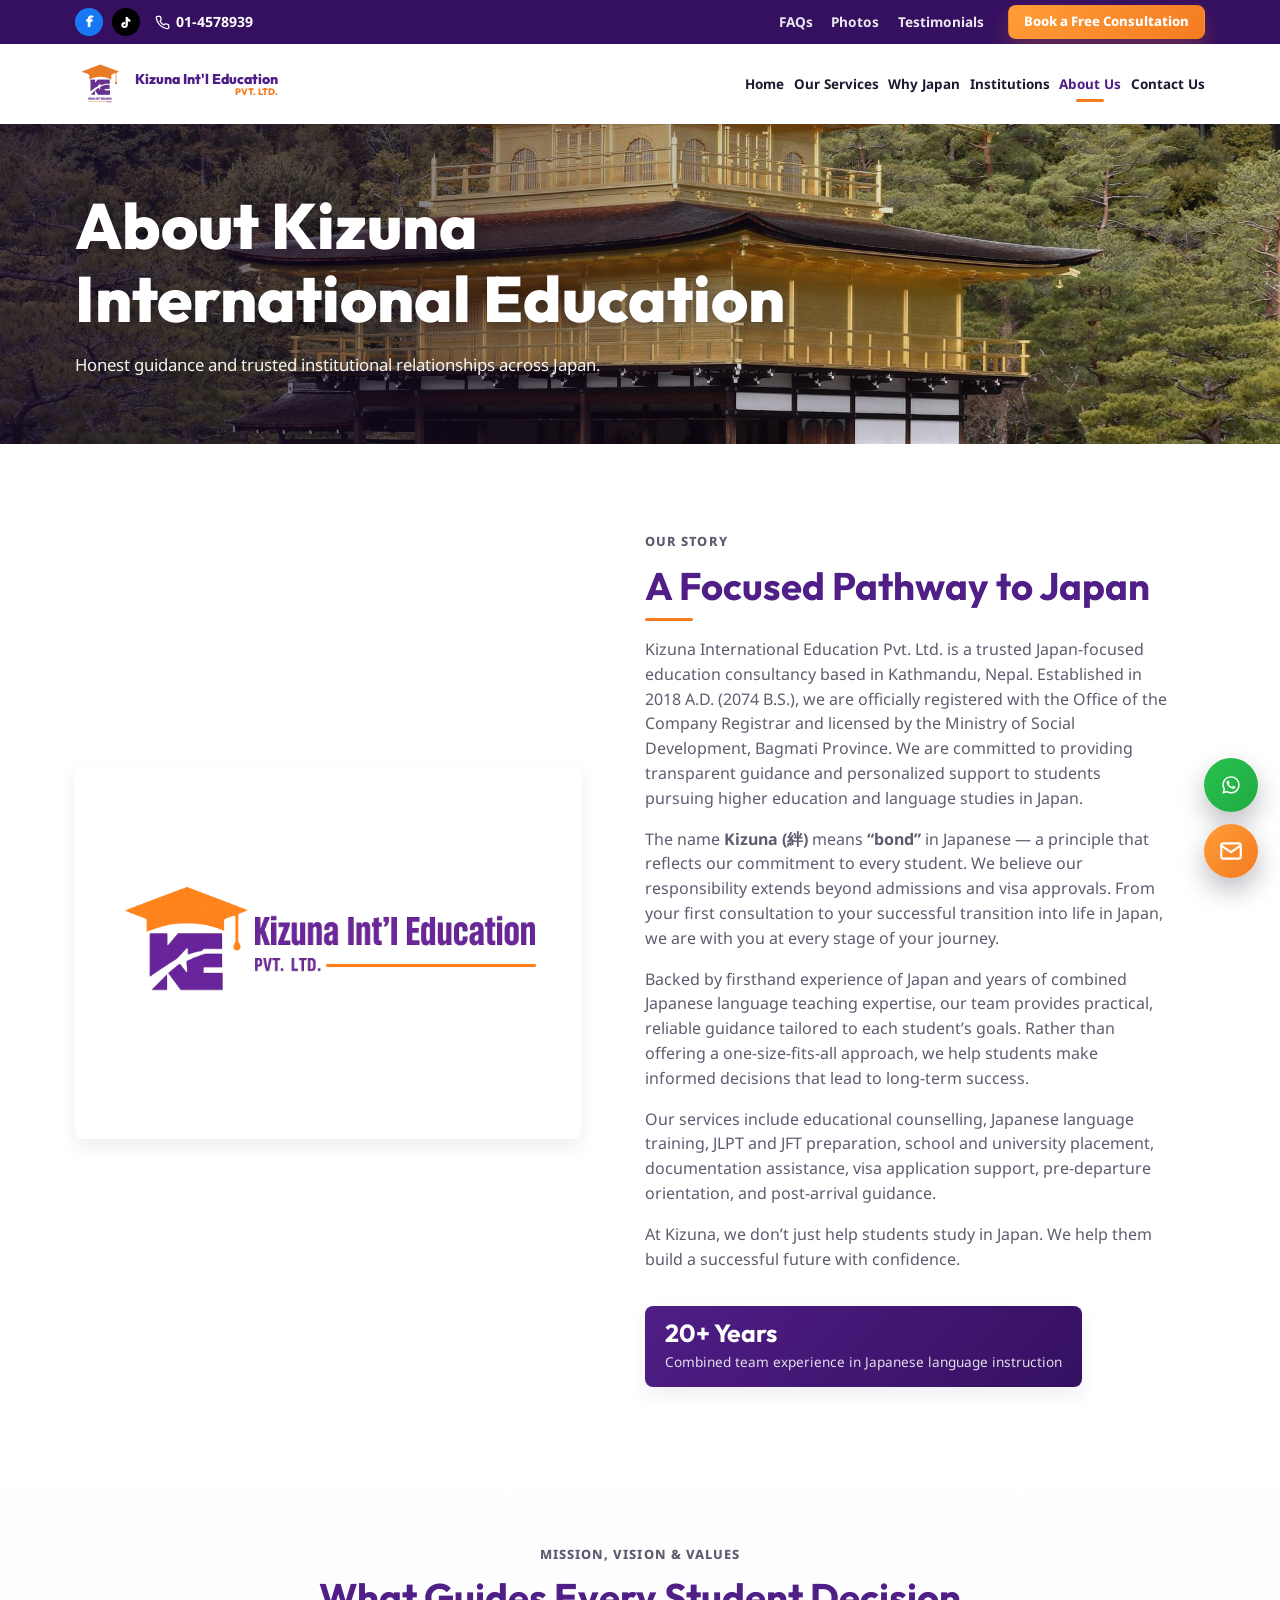
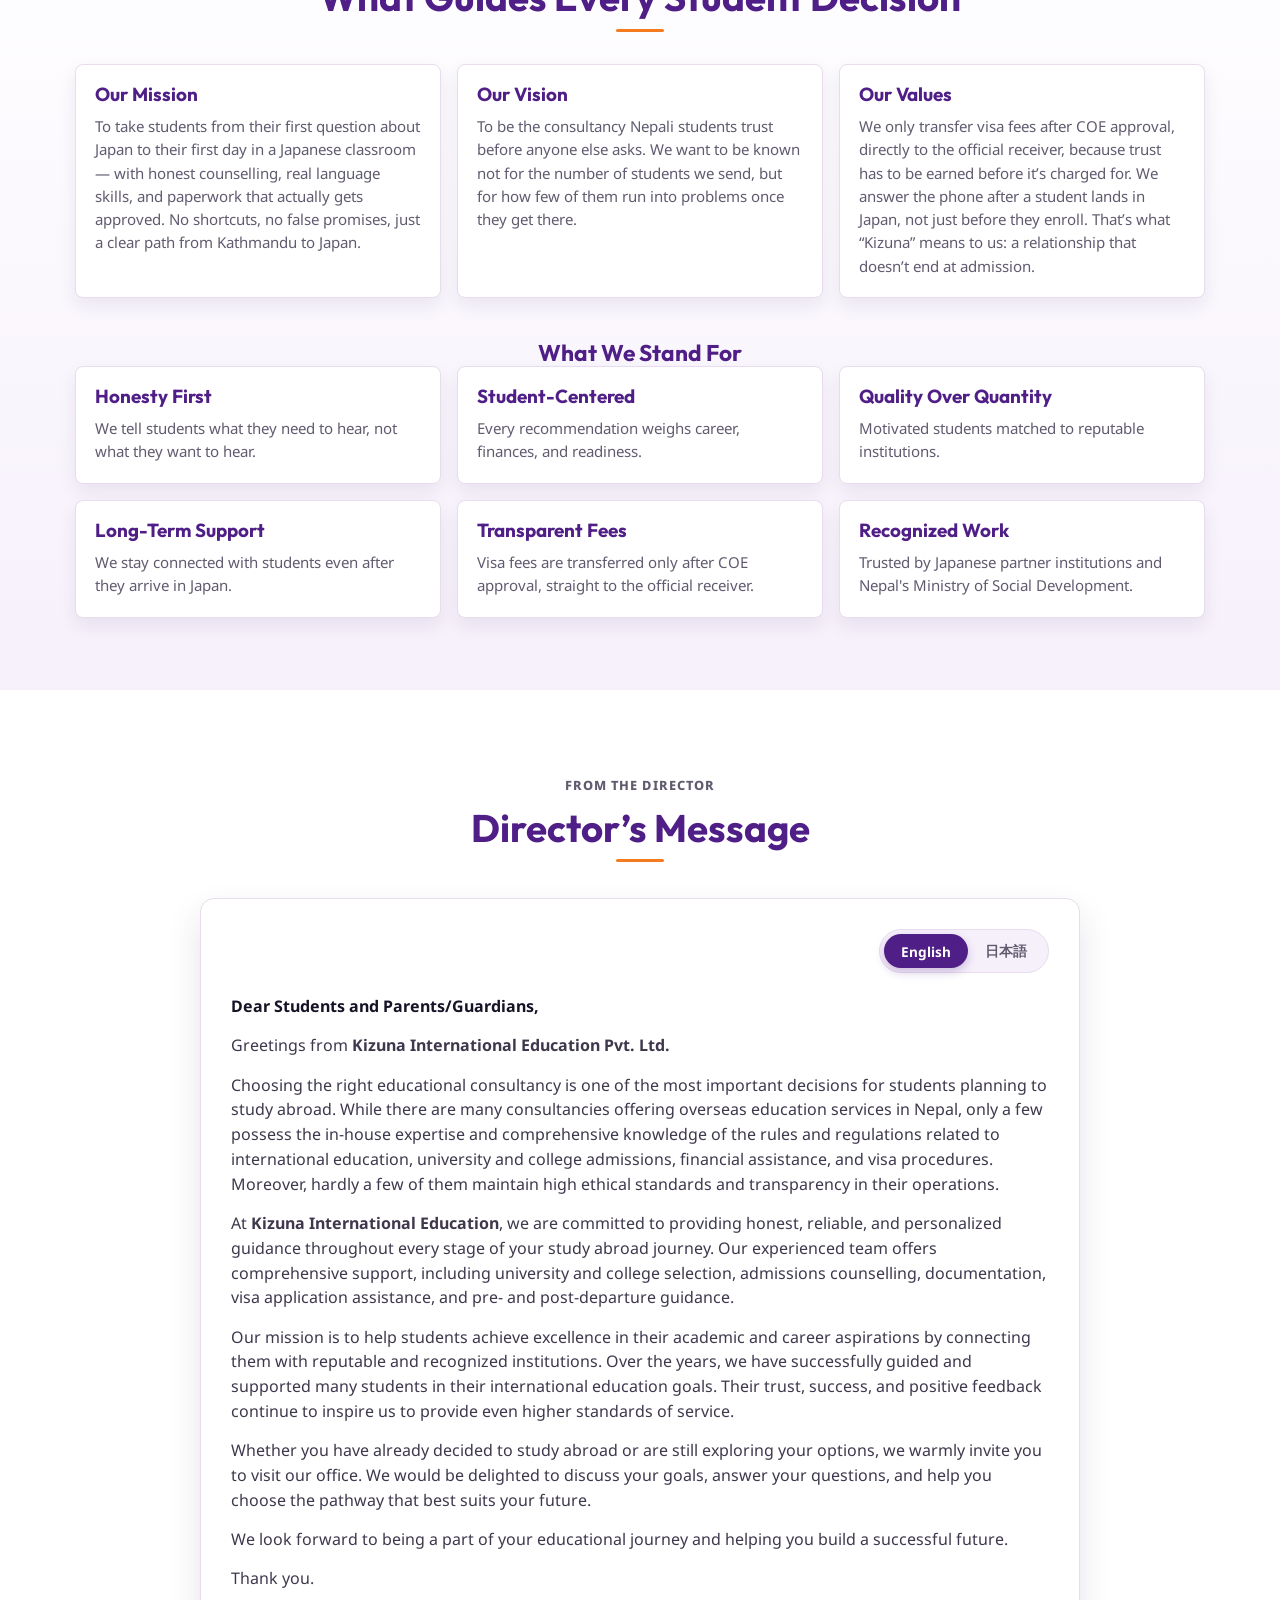
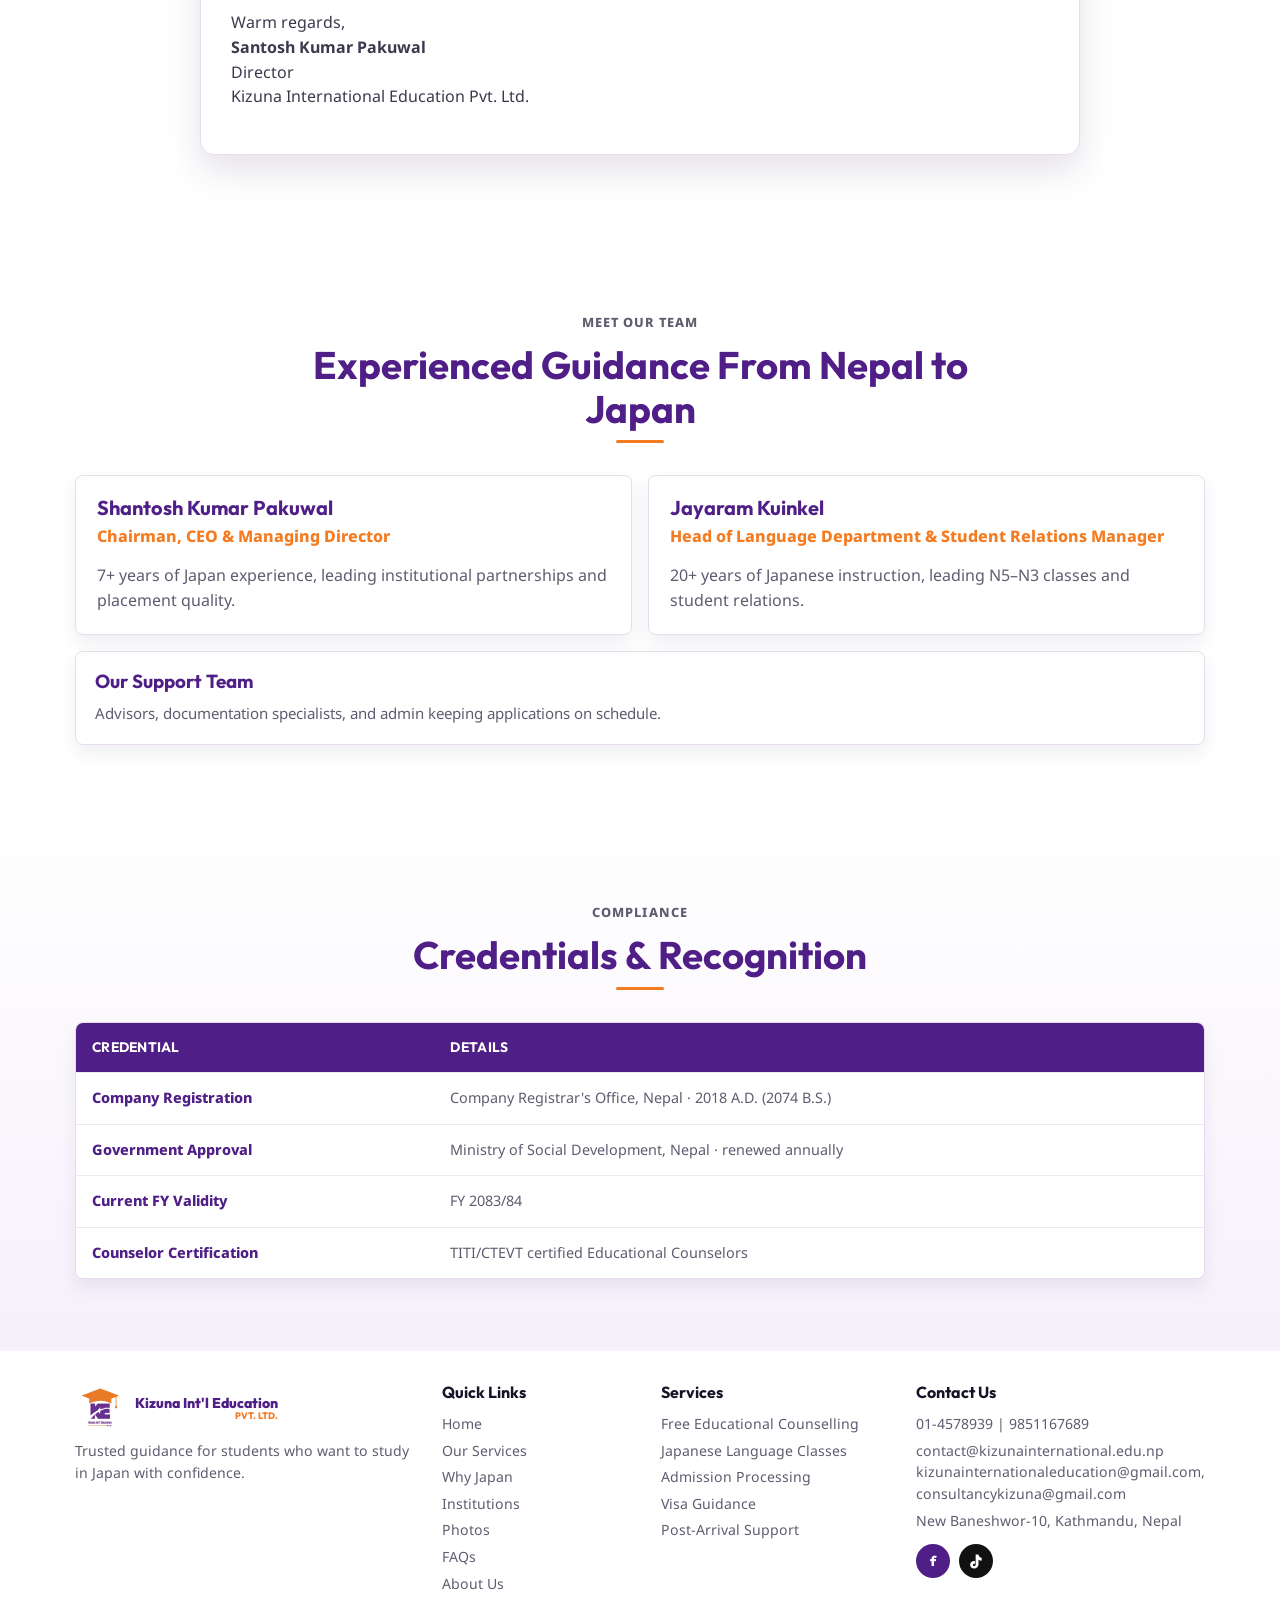
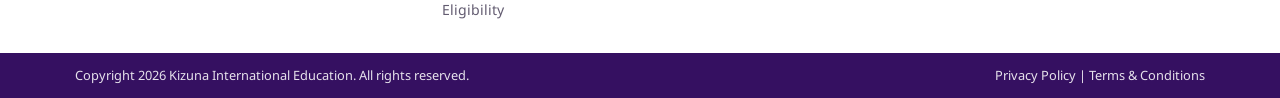
<file: about.html>
﻿<!DOCTYPE html>
<html lang="en">
  <head>
    <meta charset="UTF-8" />
    <meta name="viewport" content="width=device-width, initial-scale=1.0" />
    <title>About Us | Kizuna International Education</title>
    <meta
      name="description"
      content="Learn about Kizuna International Education, a Japan study consultancy with government approval, Japan experience, and in-house Japanese language instruction."
    />
    <link rel="preconnect" href="https://fonts.googleapis.com" />
    <link rel="preconnect" href="https://fonts.gstatic.com" crossorigin />
    <link
      href="https://fonts.googleapis.com/css2?family=Noto+Sans:wght@400;500;600;700&family=Outfit:wght@400;500;600;700;800&display=swap"
      rel="stylesheet"
    />
    <link rel="stylesheet" href="css/style.css?v=4" />
    <link rel="icon" type="image/png" href="assets/logo/favicon.png" />
  </head>
  <body>
    <a class="skip-link" href="#main-content">Skip to content</a>

        <div class="top-bar">
      <div class="container top-bar-inner">
        <div class="top-bar-left">
          <a class="top-social top-facebook" href="https://www.facebook.com/kizunakathmandu" target="_blank" rel="noopener noreferrer" aria-label="Kizuna International Education on Facebook"><span aria-hidden="true">f</span></a>
          <a class="top-social top-tiktok" href="https://www.tiktok.com/@kizunaintl?_r=1&amp;_t=ZS-97N99hQVUxt" target="_blank" rel="noopener noreferrer" aria-label="Kizuna International Education on TikTok"><svg viewBox="0 0 24 24" aria-hidden="true" focusable="false"><path d="M15.7 3.2c.5 2.4 1.9 3.8 4.1 4.2v3.5a7.5 7.5 0 0 1-4-1.1v5.8c0 3.1-2.4 5.3-5.5 5.3-2.9 0-5.1-2-5.1-4.8 0-3.1 2.7-5.3 6.2-4.8v3.6c-1.3-.5-2.6.2-2.6 1.4 0 .9.7 1.5 1.6 1.5 1 0 1.8-.7 1.8-2V3.2h3.5Z" /></svg></a>
          <a class="top-phone" href="tel:014578939" aria-label="Call Kizuna at 01-4578939"><svg viewBox="0 0 24 24" fill="none" stroke="currentColor" stroke-width="2" stroke-linecap="round" stroke-linejoin="round" aria-hidden="true"><path d="M22 16.92v3a2 2 0 0 1-2.18 2 19.79 19.79 0 0 1-8.63-3.07 19.5 19.5 0 0 1-6-6 19.79 19.79 0 0 1-3.07-8.67A2 2 0 0 1 4.11 2h3a2 2 0 0 1 2 1.72c.13.96.36 1.9.7 2.81a2 2 0 0 1-.45 2.11L8.09 9.91a16 16 0 0 0 6 6l1.27-1.27a2 2 0 0 1 2.11-.45c.9.34 1.85.57 2.81.7A2 2 0 0 1 22 16.92z"/></svg><span>01-4578939</span></a>
        </div>
        <nav class="top-bar-right" aria-label="Utility navigation">
          <a href="faq.html" class="top-link">FAQs</a>
          <a href="photos.html" class="top-link">Photos</a>
          <a href="testimonials.html" class="top-link">Testimonials</a>
          <a href="https://wa.me/9779851167689" class="btn btn-primary top-cta">Book a Free Consultation</a>
        </nav>
      </div>
    </div>
    <header class="site-header">
      <div class="container nav-wrap">
        <a class="brand" href="index.html" aria-label="Kizuna International Education home"><img src="assets/logo/kizuna-logo.jpeg" alt="Kizuna International Education logo" /><span>Kizuna Int'l Education <small>PVT. LTD.</small></span></a>
        <button class="menu-toggle" id="menuToggle" aria-expanded="false" aria-controls="primaryNav" aria-label="Open navigation menu"><span></span><span></span><span></span></button>
        <nav class="primary-nav" id="primaryNav" aria-label="Primary navigation">
          <ul>
            <li><a href="index.html" class="nav-link">Home</a></li>
            <li><a href="services.html" class="nav-link">Our Services</a></li>
            <li><a href="why-japan.html" class="nav-link">Why Japan</a></li>
            <li><a href="partners.html" class="nav-link">Institutions</a></li>
            <li><a href="about.html" class="nav-link active">About Us</a></li>
            <li><a href="contact.html" class="nav-link">Contact Us</a></li>
            <li class="nav-mobile-only"><a href="faq.html" class="nav-link">FAQs</a></li>
            <li class="nav-mobile-only"><a href="photos.html" class="nav-link">Photos</a></li>
            <li class="nav-mobile-only"><a href="testimonials.html" class="nav-link">Testimonials</a></li>
          </ul>
          <a href="https://wa.me/9779851167689" class="btn btn-primary nav-cta nav-mobile-only">Book a Free Consultation</a>
        </nav>
      </div>
    </header>

    <main id="main-content">
      <section class="page-hero h-about">
        <div class="container" data-animate="fade-up">
          <h1>About Kizuna International Education</h1>
          <p>Honest guidance and trusted institutional relationships across Japan.</p>
        </div>
      </section>

      <section class="content-band section-pad" id="kizuna-story">
        <div class="container feature-split">
          <div class="about-image" data-animate="fade-right">
            <img src="assets/logo/banner1.png" alt="Kizuna International Education team and student support" />
          </div>
          <div class="about-content about-content--rich" data-animate="fade-left">
            <p class="eyebrow">Our Story</p>
            <h2>A Focused Pathway to Japan</h2>
            <p>Kizuna International Education Pvt. Ltd. is a trusted Japan-focused education consultancy based in Kathmandu, Nepal. Established in 2018 A.D. (2074 B.S.), we are officially registered with the Office of the Company Registrar and licensed by the Ministry of Social Development, Bagmati Province. We are committed to providing transparent guidance and personalized support to students pursuing higher education and language studies in Japan.</p>
            <p>The name <strong>Kizuna (絆)</strong> means <strong>&ldquo;bond&rdquo;</strong> in Japanese &mdash; a principle that reflects our commitment to every student. We believe our responsibility extends beyond admissions and visa approvals. From your first consultation to your successful transition into life in Japan, we are with you at every stage of your journey.</p>
            <p>Backed by firsthand experience of Japan and years of combined Japanese language teaching expertise, our team provides practical, reliable guidance tailored to each student&rsquo;s goals. Rather than offering a one-size-fits-all approach, we help students make informed decisions that lead to long-term success.</p>
            <p>Our services include educational counselling, Japanese language training, JLPT and JFT preparation, school and university placement, documentation assistance, visa application support, pre-departure orientation, and post-arrival guidance.</p>
            <p>At Kizuna, we don&rsquo;t just help students study in Japan. We help them build a successful future with confidence.</p>
            <div class="about-statcard">
              <strong>20+ Years</strong>
              <span>Combined team experience in Japanese language instruction</span>
            </div>
          </div>
        </div>
      </section>

      <section class="content-band soft section-pad" id="mission-values">
        <div class="container">
          <div class="section-head center" data-animate="fade-up">
            <p class="eyebrow">Mission, Vision &amp; Values</p>
            <h2>What Guides Every Student Decision</h2>
          </div>
          <div class="content-grid">
            <article class="detail-card" data-animate="fade-up">
              <h3>Our Mission</h3>
              <p>To take students from their first question about Japan to their first day in a Japanese classroom &mdash; with honest counselling, real language skills, and paperwork that actually gets approved. No shortcuts, no false promises, just a clear path from Kathmandu to Japan.</p>
            </article>
            <article class="detail-card" data-animate="fade-up">
              <h3>Our Vision</h3>
              <p>To be the consultancy Nepali students trust before anyone else asks. We want to be known not for the number of students we send, but for how few of them run into problems once they get there.</p>
            </article>
            <article class="detail-card" data-animate="fade-up">
              <h3>Our Values</h3>
              <p>We only transfer visa fees after COE approval, directly to the official receiver, because trust has to be earned before it&rsquo;s charged for. We answer the phone after a student lands in Japan, not just before they enroll. That&rsquo;s what &ldquo;Kizuna&rdquo; means to us: a relationship that doesn&rsquo;t end at admission.</p>
            </article>
          </div>

          <div class="section-head center about-pillars-head" data-animate="fade-up">
            <h3 class="pillars-title">What We Stand For</h3>
          </div>
          <div class="content-grid">
            <article class="detail-card" data-animate="fade-up">
              <h3>Honesty First</h3>
              <p>We tell students what they need to hear, not what they want to hear.</p>
            </article>
            <article class="detail-card" data-animate="fade-up">
              <h3>Student-Centered</h3>
              <p>Every recommendation weighs career, finances, and readiness.</p>
            </article>
            <article class="detail-card" data-animate="fade-up">
              <h3>Quality Over Quantity</h3>
              <p>Motivated students matched to reputable institutions.</p>
            </article>
            <article class="detail-card" data-animate="fade-up">
              <h3>Long-Term Support</h3>
              <p>We stay connected with students even after they arrive in Japan.</p>
            </article>
            <article class="detail-card" data-animate="fade-up">
              <h3>Transparent Fees</h3>
              <p>Visa fees are transferred only after COE approval, straight to the official receiver.</p>
            </article>
            <article class="detail-card" data-animate="fade-up">
              <h3>Recognized Work</h3>
              <p>Trusted by Japanese partner institutions and Nepal's Ministry of Social Development.</p>
            </article>
          </div>
        </div>
      </section>

      <section class="content-band section-pad" id="directors-message">
        <div class="container">
          <div class="section-head center" data-animate="fade-up">
            <p class="eyebrow">From the Director</p>
            <h2>Director&rsquo;s Message</h2>
          </div>

          <div class="director-card" data-animate="fade-up">
            <div class="director-toolbar">
              <div class="lang-toggle" role="group" aria-label="Choose message language">
                <button type="button" class="lang-btn active" data-lang-btn="en" aria-pressed="true">English</button>
                <button type="button" class="lang-btn" data-lang-btn="ja" aria-pressed="false">日本語</button>
              </div>
            </div>

            <div class="director-body">
              <div class="director-message" data-lang-panel="en">
                <p>Dear Students and Parents/Guardians,</p>
                <p>Greetings from <strong>Kizuna International Education Pvt. Ltd.</strong></p>
                <p>Choosing the right educational consultancy is one of the most important decisions for students planning to study abroad. While there are many consultancies offering overseas education services in Nepal, only a few possess the in-house expertise and comprehensive knowledge of the rules and regulations related to international education, university and college admissions, financial assistance, and visa procedures. Moreover, hardly a few of them maintain high ethical standards and transparency in their operations.</p>
                <p>At <strong>Kizuna International Education</strong>, we are committed to providing honest, reliable, and personalized guidance throughout every stage of your study abroad journey. Our experienced team offers comprehensive support, including university and college selection, admissions counselling, documentation, visa application assistance, and pre- and post-departure guidance.</p>
                <p>Our mission is to help students achieve excellence in their academic and career aspirations by connecting them with reputable and recognized institutions. Over the years, we have successfully guided and supported many students in their international education goals. Their trust, success, and positive feedback continue to inspire us to provide even higher standards of service.</p>
                <p>Whether you have already decided to study abroad or are still exploring your options, we warmly invite you to visit our office. We would be delighted to discuss your goals, answer your questions, and help you choose the pathway that best suits your future.</p>
                <p>We look forward to being a part of your educational journey and helping you build a successful future.</p>
                <p>Thank you.</p>
                <p class="director-signoff">Warm regards,<br /><strong>Santosh Kumar Pakuwal</strong><br />Director<br />Kizuna International Education Pvt. Ltd.</p>
              </div>

              <div class="director-message" data-lang-panel="ja" lang="ja" hidden>
                <p>学生の皆様ならびに保護者の皆様へ</p>
                <p><strong>Kizuna International Education Pvt. Ltd.</strong> より心よりご挨拶申し上げます。</p>
                <p>留学を計画されている学生にとって、適切な留学コンサルタントを選ぶことは最も重要な決断の一つです。ネパールには海外留学サービスを提供するコンサルタント会社が数多くありますが、国際教育、大学・カレッジ入学、奨学金、ビザ手続きに関する専門知識と包括的な知識を備えている会社はごくわずかです。さらに、高い倫理基準と透明性を維持している会社はさらに少ないのが現状です。</p>
                <p><strong>Kizuna International Education Pvt. Ltd.</strong> は、留学のあらゆる段階において、誠実で信頼できる、そして一人ひとりに合わせたサポートを提供することをお約束します。経験豊富なチームが、大学・カレッジ選び、入学相談、書類作成、ビザ申請支援、渡航前後のサポートなど、包括的なサポートを提供いたします。</p>
                <p>私たちの使命は、学生の皆様を評判の高い教育機関と繋げることで、学業とキャリアにおける目標達成を支援することです。長年にわたり、多くの学生の皆様の国際留学の目標達成を成功へと導いてきました。お客様からの信頼、成功、そして肯定的なフィードバックは、私たちがより高い水準のサービスを提供し続けるための大きな励みとなっています。</p>
                <p>留学をすでに決めている方も、まだ選択肢を検討中の方も、ぜひ当オフィスにお越しください。皆様の目標についてお話を伺い、ご質問にお答えし、将来に最適な道筋を見つけるお手伝いをさせていただきます。</p>
                <p>皆様の学びの旅路に寄り添い、輝かしい未来を築くお手伝いができることを心待ちにしております。</p>
                <p>今後ともどうぞよろしくお願い申し上げます。</p>
                <p class="director-signoff">敬具<br /><strong>Santosh Kumar Pakuwal</strong><br />代表取締役<br />Kizuna International Education Pvt. Ltd.</p>
              </div>
            </div>
          </div>
        </div>
      </section>

      <section class="content-band section-pad" id="experienced-guidance">
        <div class="container">
          <div class="section-head center" data-animate="fade-up">
            <p class="eyebrow">Meet Our Team</p>
            <h2>Experienced Guidance From Nepal to Japan</h2>
          </div>
          <div class="team-grid">
            <article class="team-card" data-animate="fade-up">
              <h3>Shantosh Kumar Pakuwal</h3>
              <span class="role">Chairman, CEO &amp; Managing Director</span>
              <p>7+ years of Japan experience, leading institutional partnerships and placement quality.</p>
            </article>
            <article class="team-card" data-animate="fade-up">
              <h3>Jayaram Kuinkel</h3>
              <span class="role">Head of Language Department &amp; Student Relations Manager</span>
              <p>20+ years of Japanese instruction, leading N5–N3 classes and student relations.</p>
            </article>
          </div>
          <article class="detail-card support-card" data-animate="fade-up">
            <h3>Our Support Team</h3>
            <p>Advisors, documentation specialists, and admin keeping applications on schedule.</p>
          </article>
        </div>
      </section>

      <section class="content-band soft section-pad" id="credentials-recognition">
        <div class="container">
          <div class="section-head center" data-animate="fade-up">
            <p class="eyebrow">Compliance</p>
            <h2>Credentials &amp; Recognition</h2>
          </div>
          <div class="table-wrap" data-animate="fade-up">
            <table class="data-table">
              <thead>
                <tr><th>Credential</th><th>Details</th></tr>
              </thead>
              <tbody>
                <tr><td>Company Registration</td><td>Company Registrar's Office, Nepal · 2018 A.D. (2074 B.S.)</td></tr>
                <tr><td>Government Approval</td><td>Ministry of Social Development, Nepal · renewed annually</td></tr>
                <tr><td>Current FY Validity</td><td><span data-fiscal-year></span></td></tr>
                <tr><td>Counselor Certification</td><td>TITI/CTEVT certified Educational Counselors</td></tr>
              </tbody>
            </table>
          </div>
        </div>
      </section>
    </main>

    <div class="floating-contact" aria-label="Quick contact">
      <a class="fab fab-whatsapp" href="https://wa.me/9779851167689" target="_blank" rel="noopener noreferrer" aria-label="Contact us on WhatsApp">
        <svg viewBox="0 0 32 32" fill="currentColor" aria-hidden="true"><path d="M16.004 5.333c-5.887 0-10.667 4.78-10.667 10.667 0 1.88.494 3.71 1.43 5.32L5.333 26.667l5.49-1.44a10.62 10.62 0 0 0 5.18 1.32h.004c5.886 0 10.666-4.78 10.666-10.667 0-2.85-1.11-5.53-3.125-7.545a10.6 10.6 0 0 0-7.545-3.002zm0 19.2h-.003a8.84 8.84 0 0 1-4.503-1.233l-.323-.192-3.258.854.87-3.176-.21-.326a8.83 8.83 0 0 1-1.353-4.7c0-4.892 3.98-8.87 8.876-8.87a8.8 8.8 0 0 1 6.27 2.6 8.8 8.8 0 0 1 2.597 6.276c0 4.893-3.98 8.872-8.876 8.872zm4.867-6.64c-.267-.134-1.578-.778-1.823-.867-.244-.089-.422-.133-.6.134-.178.266-.689.866-.845 1.044-.155.178-.311.2-.578.067-.267-.134-1.126-.415-2.145-1.323-.793-.707-1.328-1.58-1.484-1.847-.155-.267-.016-.41.117-.544.12-.12.267-.31.4-.466.134-.156.178-.267.267-.445.089-.178.045-.334-.022-.467-.067-.134-.6-1.446-.822-1.98-.216-.52-.436-.45-.6-.458l-.511-.009c-.178 0-.467.067-.711.334-.245.266-.934.912-.934 2.224 0 1.311.956 2.578 1.09 2.756.133.178 1.88 2.872 4.556 4.027.636.275 1.133.439 1.52.561.639.203 1.22.174 1.68.106.512-.077 1.578-.645 1.8-1.267.222-.623.222-1.156.155-1.267-.066-.111-.244-.178-.511-.311z"/></svg>
        <span class="fab-label">WhatsApp</span>
      </a>
      <a class="fab fab-email" href="https://mail.google.com/mail/?view=cm&amp;fs=1&amp;to=contact@kizunainternational.edu.np&amp;su=Study%20in%20Japan%20Inquiry" target="_blank" rel="noopener noreferrer" aria-label="Email us on Gmail">
        <svg viewBox="0 0 24 24" fill="none" stroke="currentColor" stroke-width="2" stroke-linecap="round" stroke-linejoin="round" aria-hidden="true"><rect x="3" y="5" width="18" height="14" rx="2"/><path d="m3 7 9 6 9-6"/></svg>
        <span class="fab-label">Email Us</span>
      </a>
    </div>

    <footer class="site-footer">
      <div class="container footer-grid">
        <div>
          <a class="brand footer-brand" href="index.html" aria-label="Kizuna home">
            <img src="assets/logo/kizuna-logo.jpeg" alt="Kizuna logo" />
            <span>Kizuna Int'l Education <small>PVT. LTD.</small></span>
          </a>
          <p>Trusted guidance for students who want to study in Japan with confidence.</p>
        </div>
        <div>
          <h3>Quick Links</h3>
          <ul>
            <li><a href="index.html">Home</a></li><li><a href="services.html">Our Services</a></li>
            <li><a href="why-japan.html">Why Japan</a></li>
            <li><a href="partners.html">Institutions</a></li><li><a href="photos.html">Photos</a></li>
            <li><a href="faq.html">FAQs</a></li>
            <li><a href="about.html">About Us</a></li>
            <li><a href="eligibility.html">Eligibility</a></li>
          </ul>
        </div>
        <div>
          <h3>Services</h3>
          <ul>
            <li>Free Educational Counselling</li>
            <li>Japanese Language Classes</li>
            <li>Admission Processing</li>
            <li>Visa Guidance</li>
            <li>Post-Arrival Support</li>
          </ul>
        </div>
        <div>
          <h3>Contact Us</h3>
          <ul>
            <li>01-4578939 | 9851167689</li>
            <li><a href="mailto:contact@kizunainternational.edu.np">contact@kizunainternational.edu.np</a><br /> kizunainternationaleducation@gmail.com,
consultancykizuna@gmail.com</li>
            <li>New Baneshwor-10, Kathmandu, Nepal</li>
          </ul>
          <div class="social-row" aria-label="Social links">
            <a href="https://www.facebook.com/kizunakathmandu" target="_blank" rel="noopener noreferrer">f</a>
            <a class="tiktok-footer" href="https://www.tiktok.com/@kizunaintl?_r=1&amp;_t=ZS-97N99hQVUxt" target="_blank" rel="noopener noreferrer" aria-label="Kizuna International Education on TikTok">
              <svg viewBox="0 0 24 24" aria-hidden="true" focusable="false">
                <path d="M15.7 3.2c.5 2.4 1.9 3.8 4.1 4.2v3.5a7.5 7.5 0 0 1-4-1.1v5.8c0 3.1-2.4 5.3-5.5 5.3-2.9 0-5.1-2-5.1-4.8 0-3.1 2.7-5.3 6.2-4.8v3.6c-1.3-.5-2.6.2-2.6 1.4 0 .9.7 1.5 1.6 1.5 1 0 1.8-.7 1.8-2V3.2h3.5Z" />
              </svg>
            </a>
          </div>
        </div>
      </div>
      <div class="copyright">
        <div class="container copyright-row">
          <p>Copyright <span data-current-year>2026</span> Kizuna International Education. All rights reserved.</p>
          <p>Privacy Policy | Terms &amp; Conditions</p>
        </div>
      </div>
    </footer>
    <script src="js/script.js"></script>
  </body>
</html>
</file>
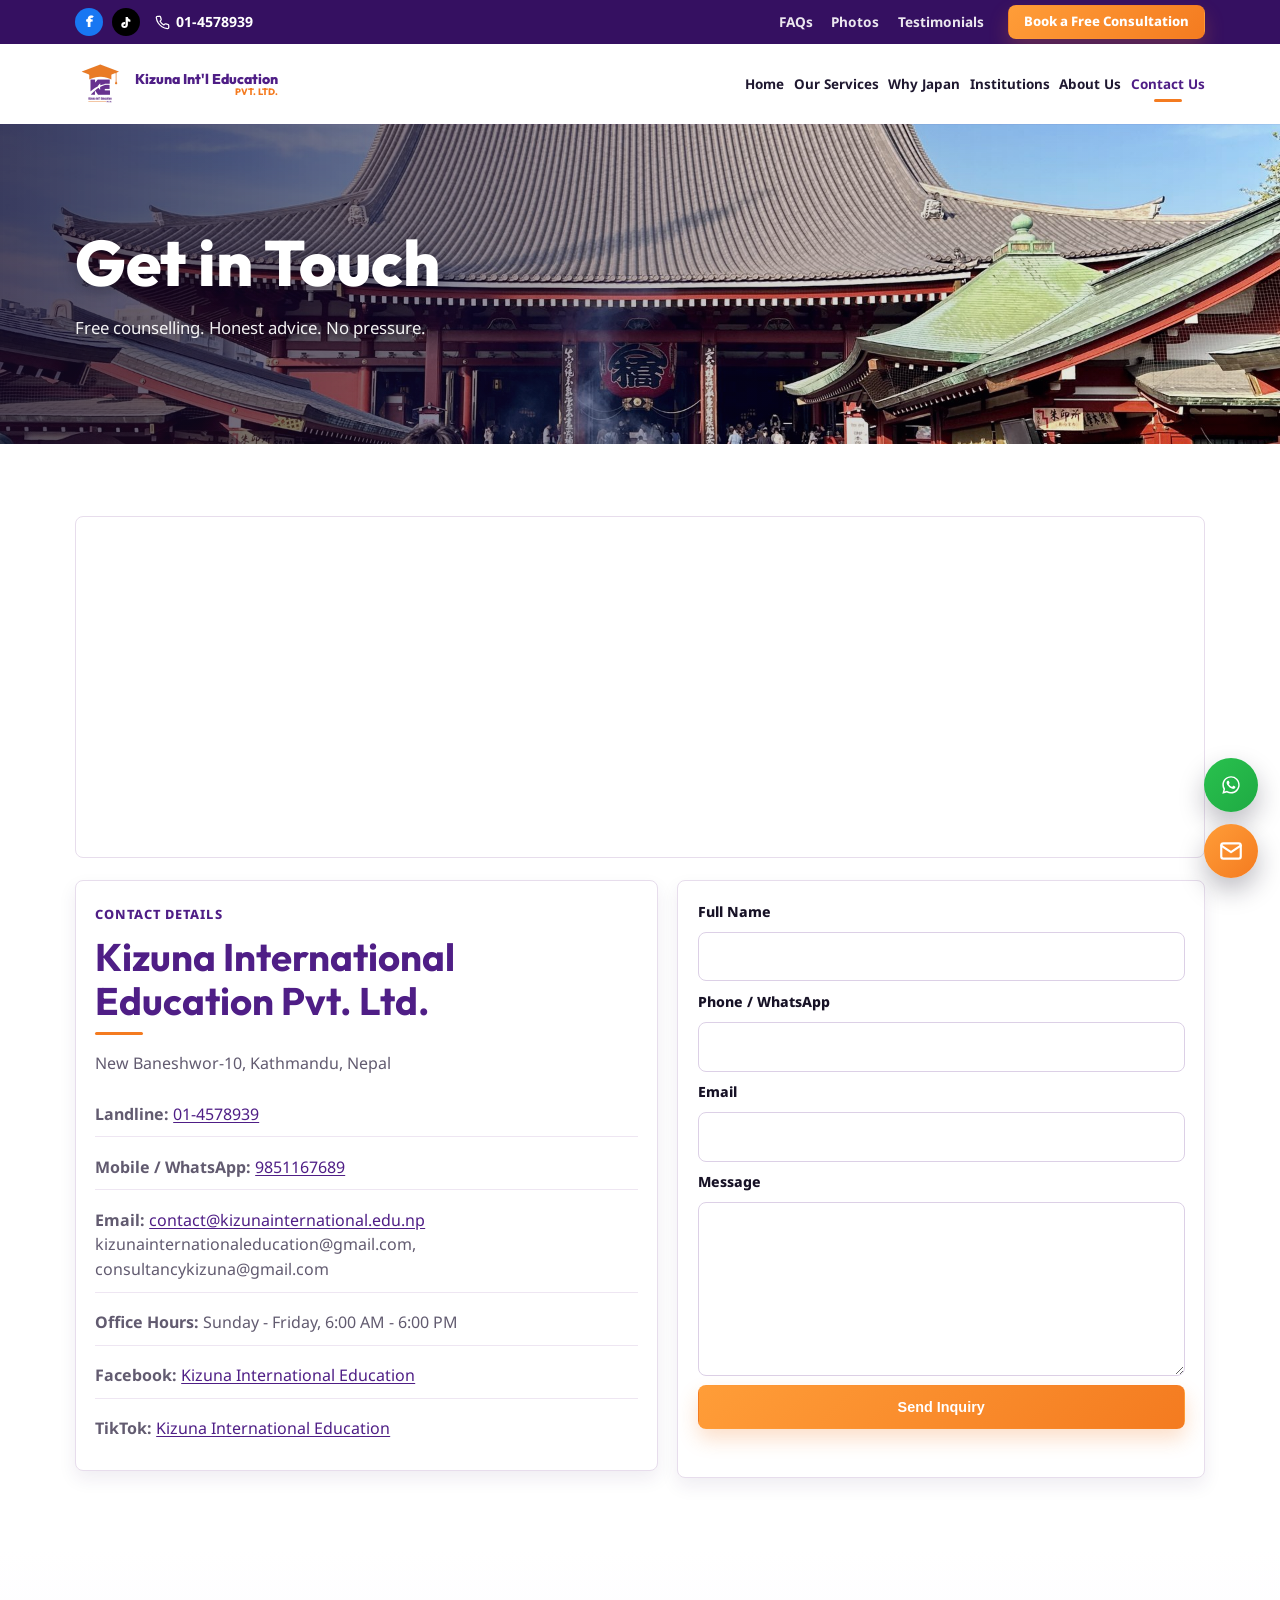
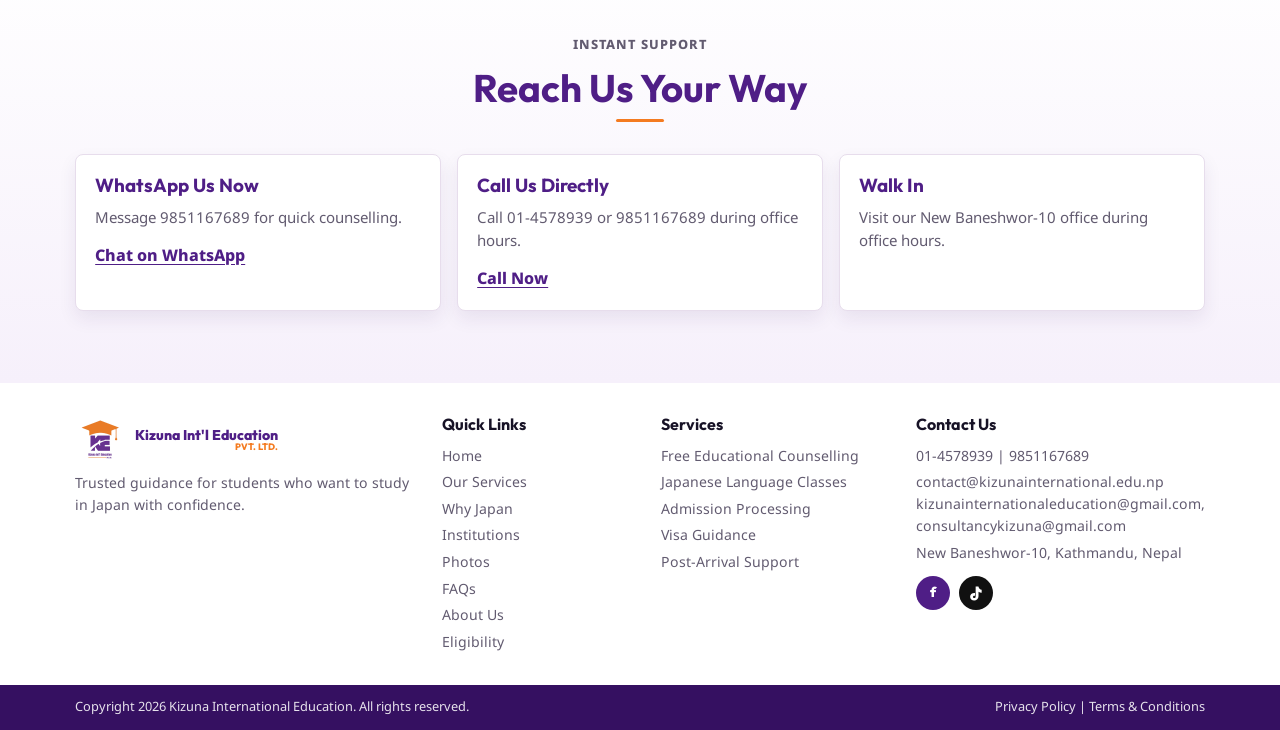
<file: contact.html>
﻿<!DOCTYPE html>
<html lang="en">
  <head>
    <meta charset="UTF-8" />
    <meta name="viewport" content="width=device-width, initial-scale=1.0" />
    <title>Contact Us | Kizuna International Education</title>
    <meta name="description" content="Contact Kizuna International Education for free Japan study counselling in New Baneshwor, Kathmandu." />
    <link rel="preconnect" href="https://fonts.googleapis.com" />
    <link rel="preconnect" href="https://fonts.gstatic.com" crossorigin />
    <link href="https://fonts.googleapis.com/css2?family=Noto+Sans:wght@400;500;600;700&family=Outfit:wght@400;500;600;700;800&display=swap" rel="stylesheet" />
    <link rel="stylesheet" href="css/style.css?v=4" />
    <link rel="icon" type="image/png" href="assets/logo/favicon.png" />
  </head>
  <body>
    <a class="skip-link" href="#main-content">Skip to content</a>
        <div class="top-bar">
      <div class="container top-bar-inner">
        <div class="top-bar-left">
          <a class="top-social top-facebook" href="https://www.facebook.com/kizunakathmandu" target="_blank" rel="noopener noreferrer" aria-label="Kizuna International Education on Facebook"><span aria-hidden="true">f</span></a>
          <a class="top-social top-tiktok" href="https://www.tiktok.com/@kizunaintl?_r=1&amp;_t=ZS-97N99hQVUxt" target="_blank" rel="noopener noreferrer" aria-label="Kizuna International Education on TikTok"><svg viewBox="0 0 24 24" aria-hidden="true" focusable="false"><path d="M15.7 3.2c.5 2.4 1.9 3.8 4.1 4.2v3.5a7.5 7.5 0 0 1-4-1.1v5.8c0 3.1-2.4 5.3-5.5 5.3-2.9 0-5.1-2-5.1-4.8 0-3.1 2.7-5.3 6.2-4.8v3.6c-1.3-.5-2.6.2-2.6 1.4 0 .9.7 1.5 1.6 1.5 1 0 1.8-.7 1.8-2V3.2h3.5Z" /></svg></a>
          <a class="top-phone" href="tel:014578939" aria-label="Call Kizuna at 01-4578939"><svg viewBox="0 0 24 24" fill="none" stroke="currentColor" stroke-width="2" stroke-linecap="round" stroke-linejoin="round" aria-hidden="true"><path d="M22 16.92v3a2 2 0 0 1-2.18 2 19.79 19.79 0 0 1-8.63-3.07 19.5 19.5 0 0 1-6-6 19.79 19.79 0 0 1-3.07-8.67A2 2 0 0 1 4.11 2h3a2 2 0 0 1 2 1.72c.13.96.36 1.9.7 2.81a2 2 0 0 1-.45 2.11L8.09 9.91a16 16 0 0 0 6 6l1.27-1.27a2 2 0 0 1 2.11-.45c.9.34 1.85.57 2.81.7A2 2 0 0 1 22 16.92z"/></svg><span>01-4578939</span></a>
        </div>
        <nav class="top-bar-right" aria-label="Utility navigation">
          <a href="faq.html" class="top-link">FAQs</a>
          <a href="photos.html" class="top-link">Photos</a>
          <a href="testimonials.html" class="top-link">Testimonials</a>
          <a href="https://wa.me/9779851167689" class="btn btn-primary top-cta">Book a Free Consultation</a>
        </nav>
      </div>
    </div>
    <header class="site-header">
      <div class="container nav-wrap">
        <a class="brand" href="index.html" aria-label="Kizuna International Education home"><img src="assets/logo/kizuna-logo.jpeg" alt="Kizuna International Education logo" /><span>Kizuna Int'l Education <small>PVT. LTD.</small></span></a>
        <button class="menu-toggle" id="menuToggle" aria-expanded="false" aria-controls="primaryNav" aria-label="Open navigation menu"><span></span><span></span><span></span></button>
        <nav class="primary-nav" id="primaryNav" aria-label="Primary navigation">
          <ul>
            <li><a href="index.html" class="nav-link">Home</a></li>
            <li><a href="services.html" class="nav-link">Our Services</a></li>
            <li><a href="why-japan.html" class="nav-link">Why Japan</a></li>
            <li><a href="partners.html" class="nav-link">Institutions</a></li>
            <li><a href="about.html" class="nav-link">About Us</a></li>
            <li><a href="contact.html" class="nav-link active">Contact Us</a></li>
            <li class="nav-mobile-only"><a href="faq.html" class="nav-link">FAQs</a></li>
            <li class="nav-mobile-only"><a href="photos.html" class="nav-link">Photos</a></li>
            <li class="nav-mobile-only"><a href="testimonials.html" class="nav-link">Testimonials</a></li>
          </ul>
          <a href="https://wa.me/9779851167689" class="btn btn-primary nav-cta nav-mobile-only">Book a Free Consultation</a>
        </nav>
      </div>
    </header>
    <main id="main-content">
      <section class="page-hero h-contact">
        <div class="container" data-animate="fade-up">
          <h1>Get in Touch</h1>
          <p>Free counselling. Honest advice. No pressure.</p>
        </div>
      </section>

      <section class="contact section-pad">
        <div class="container">
          <div class="contact-map-top" data-animate="fade-up">
            <a class="map-frame" href="https://maps.app.goo.gl/jkCcUaJPmQPiytBMA?g_st=com.google.maps.preview.copy" target="_blank" rel="noopener noreferrer" aria-label="Open Kizuna International Education location in Google Maps">
              <iframe title="Kizuna International Education map" loading="lazy" referrerpolicy="no-referrer-when-downgrade" src="https://www.google.com/maps?q=Kizuna%20International%20Education%20Pvt.%20Ltd.%2C%20New%20Baneshwor-10%2C%20Kathmandu%2C%20Nepal&output=embed" tabindex="-1"></iframe>
            </a>
          </div>

          <div class="contact-grid">
            <article class="contact-details" data-animate="fade-right">
              <p class="eyebrow">Contact Details</p>
              <h2>Kizuna International Education Pvt. Ltd.</h2>
              <p>New Baneshwor-10, Kathmandu, Nepal</p>
              <ul class="contact-list">
                <li><strong>Landline:</strong> <a href="tel:014578939">01-4578939</a></li>
                <li><strong>Mobile / WhatsApp:</strong> <a href="https://wa.me/9779851167689">9851167689</a></li>
                <li><strong>Email:</strong> <a href="mailto:contact@kizunainternational.edu.np">contact@kizunainternational.edu.np</a><br /> kizunainternationaleducation@gmail.com,
consultancykizuna@gmail.com</li>
                <li><strong>Office Hours:</strong> Sunday - Friday, 6:00 AM - 6:00 PM</li>
                <li><strong>Facebook:</strong> <a href="https://www.facebook.com/kizunakathmandu" target="_blank" rel="noopener noreferrer">Kizuna International Education</a></li>
                <li><strong>TikTok:</strong> <a href="https://www.tiktok.com/@kizunaintl?_r=1&amp;_t=ZS-97N99hQVUxt" target="_blank" rel="noopener noreferrer">Kizuna International Education</a></li>
              </ul>
            </article>
            <form class="contact-form" action="https://api.web3forms.com/submit" method="POST" data-animate="fade-left">
              <input type="hidden" name="access_key" value="3fe6c885-4331-49c5-9f27-d78855d7438a" />
              <input type="hidden" name="subject" value="Study in Japan Inquiry" />
              <input type="hidden" name="from_name" value="Kizuna Website Inquiry" />
              <input class="botcheck" type="checkbox" name="botcheck" tabindex="-1" autocomplete="off" />
              <label class="honeypot" for="website">Website</label>
              <input class="honeypot" id="website" name="website" type="text" tabindex="-1" autocomplete="off" />
              <label for="name">Full Name</label>
              <input id="name" name="name" type="text" autocomplete="name" required />
              <label for="phone">Phone / WhatsApp</label>
              <input id="phone" name="phone" type="tel" autocomplete="tel" required />
              <label for="email">Email</label>
              <input id="email" name="email" type="email" autocomplete="email" />
              <label for="message">Message</label>
              <textarea id="message" name="message" rows="6" required></textarea>
              <button class="btn btn-primary" type="submit">Send Inquiry</button>
              <p class="form-status" role="status" aria-live="polite"></p>
            </form>
          </div>
        </div>
      </section>

      <section class="content-band soft section-pad">
        <div class="container">
          <div class="section-head center" data-animate="fade-up"><p class="eyebrow">Instant Support</p><h2>Reach Us Your Way</h2></div>
          <div class="content-grid">
            <article class="detail-card" data-animate="fade-up"><h3>WhatsApp Us Now</h3><p>Message 9851167689 for quick counselling.</p><a class="text-link" href="https://wa.me/9779851167689">Chat on WhatsApp</a></article>
            <article class="detail-card" data-animate="fade-up"><h3>Call Us Directly</h3><p>Call 01-4578939 or 9851167689 during office hours.</p><a class="text-link" href="tel:014578939">Call Now</a></article>
            <article class="detail-card" data-animate="fade-up"><h3>Walk In</h3><p>Visit our New Baneshwor-10 office during office hours.</p></article>
          </div>
        </div>
      </section>
    </main>

    <div class="floating-contact" aria-label="Quick contact">
      <a class="fab fab-whatsapp" href="https://wa.me/9779851167689" target="_blank" rel="noopener noreferrer" aria-label="Contact us on WhatsApp">
        <svg viewBox="0 0 32 32" fill="currentColor" aria-hidden="true"><path d="M16.004 5.333c-5.887 0-10.667 4.78-10.667 10.667 0 1.88.494 3.71 1.43 5.32L5.333 26.667l5.49-1.44a10.62 10.62 0 0 0 5.18 1.32h.004c5.886 0 10.666-4.78 10.666-10.667 0-2.85-1.11-5.53-3.125-7.545a10.6 10.6 0 0 0-7.545-3.002zm0 19.2h-.003a8.84 8.84 0 0 1-4.503-1.233l-.323-.192-3.258.854.87-3.176-.21-.326a8.83 8.83 0 0 1-1.353-4.7c0-4.892 3.98-8.87 8.876-8.87a8.8 8.8 0 0 1 6.27 2.6 8.8 8.8 0 0 1 2.597 6.276c0 4.893-3.98 8.872-8.876 8.872zm4.867-6.64c-.267-.134-1.578-.778-1.823-.867-.244-.089-.422-.133-.6.134-.178.266-.689.866-.845 1.044-.155.178-.311.2-.578.067-.267-.134-1.126-.415-2.145-1.323-.793-.707-1.328-1.58-1.484-1.847-.155-.267-.016-.41.117-.544.12-.12.267-.31.4-.466.134-.156.178-.267.267-.445.089-.178.045-.334-.022-.467-.067-.134-.6-1.446-.822-1.98-.216-.52-.436-.45-.6-.458l-.511-.009c-.178 0-.467.067-.711.334-.245.266-.934.912-.934 2.224 0 1.311.956 2.578 1.09 2.756.133.178 1.88 2.872 4.556 4.027.636.275 1.133.439 1.52.561.639.203 1.22.174 1.68.106.512-.077 1.578-.645 1.8-1.267.222-.623.222-1.156.155-1.267-.066-.111-.244-.178-.511-.311z"/></svg>
        <span class="fab-label">WhatsApp</span>
      </a>
      <a class="fab fab-email" href="https://mail.google.com/mail/?view=cm&amp;fs=1&amp;to=contact@kizunainternational.edu.np&amp;su=Study%20in%20Japan%20Inquiry" target="_blank" rel="noopener noreferrer" aria-label="Email us on Gmail">
        <svg viewBox="0 0 24 24" fill="none" stroke="currentColor" stroke-width="2" stroke-linecap="round" stroke-linejoin="round" aria-hidden="true"><rect x="3" y="5" width="18" height="14" rx="2"/><path d="m3 7 9 6 9-6"/></svg>
        <span class="fab-label">Email Us</span>
      </a>
    </div>

    <footer class="site-footer">
      <div class="container footer-grid">
        <div><a class="brand footer-brand" href="index.html" aria-label="Kizuna home"><img src="assets/logo/kizuna-logo.jpeg" alt="Kizuna logo" /><span>Kizuna Int'l Education <small>PVT. LTD.</small></span></a><p>Trusted guidance for students who want to study in Japan with confidence.</p></div>
        <div><h3>Quick Links</h3><ul><li><a href="index.html">Home</a></li><li><a href="services.html">Our Services</a></li><li><a href="why-japan.html">Why Japan</a></li><li><a href="partners.html">Institutions</a></li><li><a href="photos.html">Photos</a></li><li><a href="faq.html">FAQs</a></li><li><a href="about.html">About Us</a></li><li><a href="eligibility.html">Eligibility</a></li></ul></div>
        <div><h3>Services</h3><ul><li>Free Educational Counselling</li><li>Japanese Language Classes</li><li>Admission Processing</li><li>Visa Guidance</li><li>Post-Arrival Support</li></ul></div>
        <div><h3>Contact Us</h3><ul><li>01-4578939 | 9851167689</li><li><a href="mailto:contact@kizunainternational.edu.np">contact@kizunainternational.edu.np</a><br /> kizunainternationaleducation@gmail.com,
consultancykizuna@gmail.com</li><li>New Baneshwor-10, Kathmandu, Nepal</li></ul><div class="social-row" aria-label="Social links"><a href="https://www.facebook.com/kizunakathmandu" target="_blank" rel="noopener noreferrer">f</a><a class="tiktok-footer" href="https://www.tiktok.com/@kizunaintl?_r=1&amp;_t=ZS-97N99hQVUxt" target="_blank" rel="noopener noreferrer" aria-label="Kizuna International Education on TikTok"><svg viewBox="0 0 24 24" aria-hidden="true" focusable="false"><path d="M15.7 3.2c.5 2.4 1.9 3.8 4.1 4.2v3.5a7.5 7.5 0 0 1-4-1.1v5.8c0 3.1-2.4 5.3-5.5 5.3-2.9 0-5.1-2-5.1-4.8 0-3.1 2.7-5.3 6.2-4.8v3.6c-1.3-.5-2.6.2-2.6 1.4 0 .9.7 1.5 1.6 1.5 1 0 1.8-.7 1.8-2V3.2h3.5Z" /></svg></a></div></div>
      </div>
      <div class="copyright"><div class="container copyright-row"><p>Copyright <span data-current-year>2026</span> Kizuna International Education. All rights reserved.</p><p>Privacy Policy | Terms &amp; Conditions</p></div></div>
    </footer>
    <script src="js/script.js"></script>
  </body>
</html>
</file>
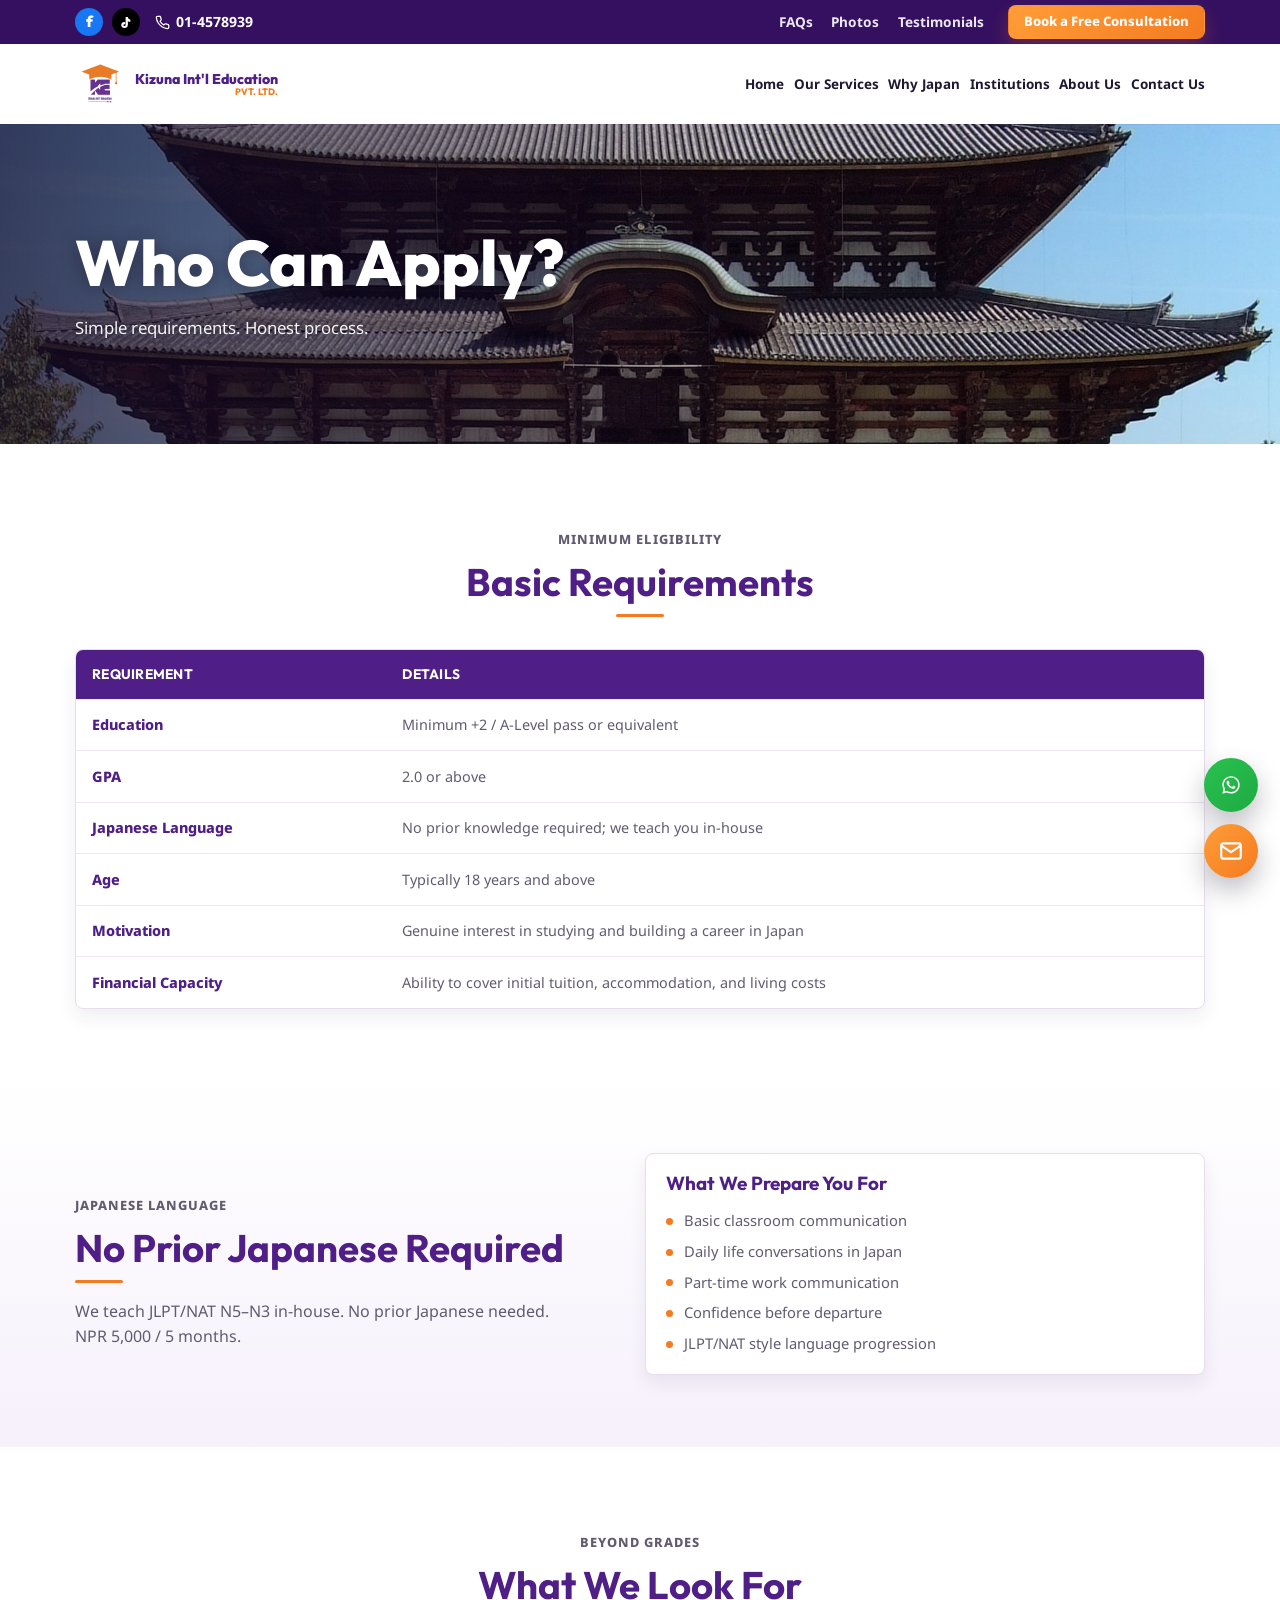
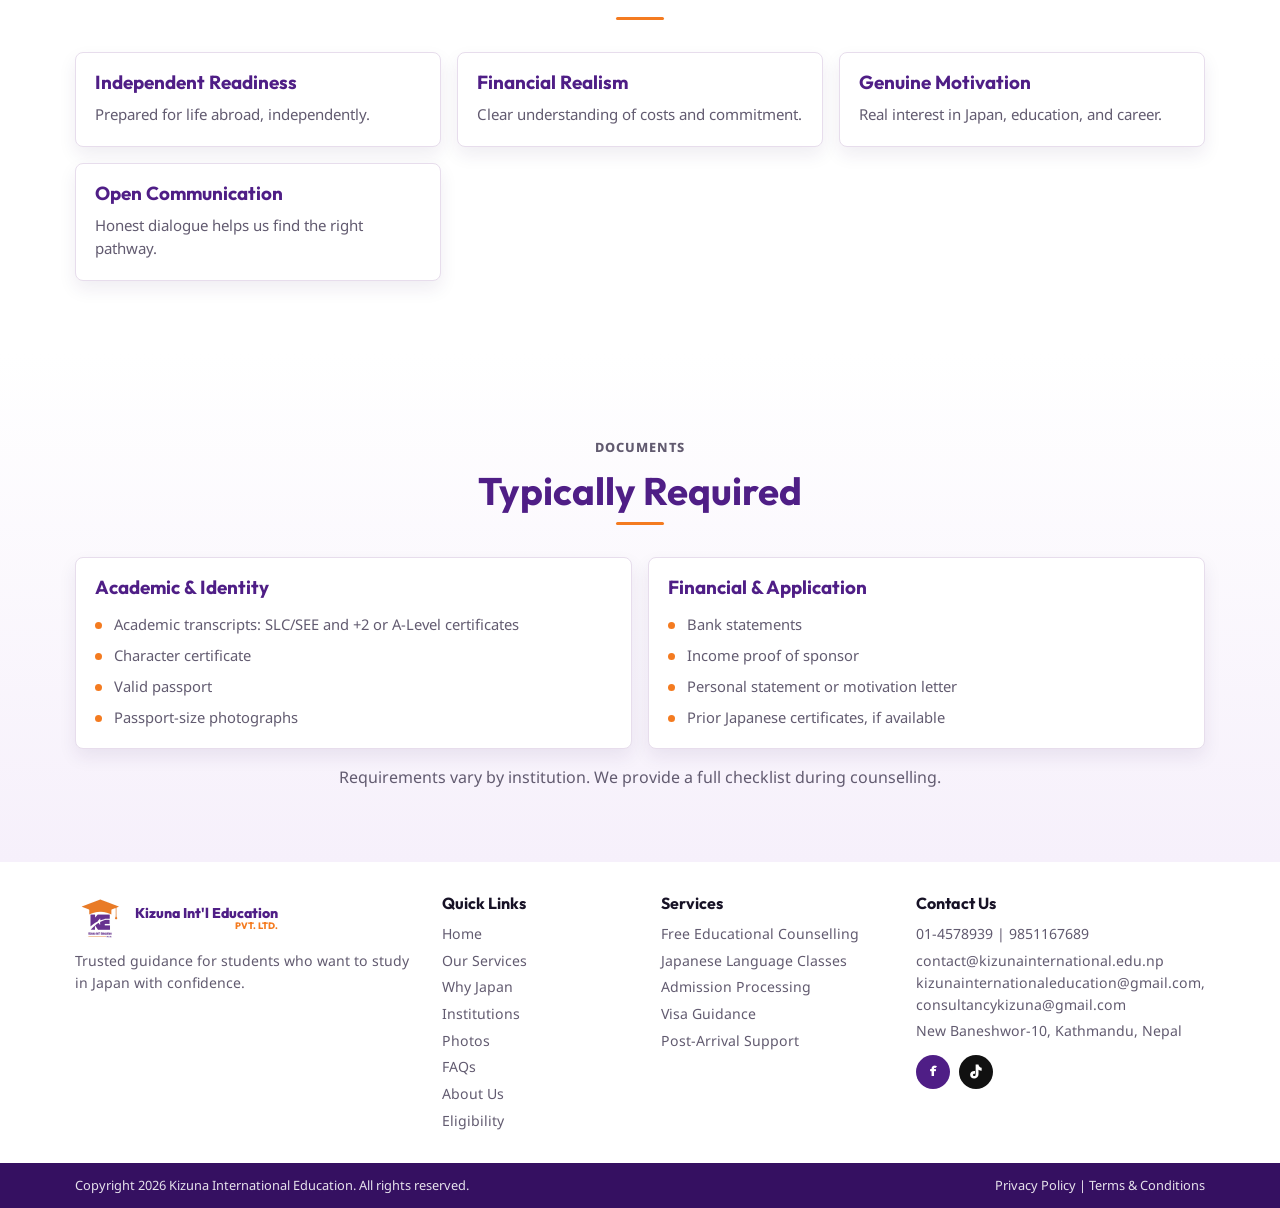
<file: eligibility.html>
﻿<!DOCTYPE html>
<html lang="en">
  <head>
    <meta charset="UTF-8" />
    <meta name="viewport" content="width=device-width, initial-scale=1.0" />
    <title>Eligibility & Requirements | Kizuna International Education</title>
    <meta name="description" content="Eligibility, Japanese language preparation, and document requirements for Nepali students applying to study in Japan through Kizuna." />
    <link rel="preconnect" href="https://fonts.googleapis.com" />
    <link rel="preconnect" href="https://fonts.gstatic.com" crossorigin />
    <link href="https://fonts.googleapis.com/css2?family=Noto+Sans:wght@400;500;600;700&family=Outfit:wght@400;500;600;700;800&display=swap" rel="stylesheet" />
    <link rel="stylesheet" href="css/style.css?v=4" />
    <link rel="icon" type="image/png" href="assets/logo/favicon.png" />
  </head>
  <body>
    <a class="skip-link" href="#main-content">Skip to content</a>
        <div class="top-bar">
      <div class="container top-bar-inner">
        <div class="top-bar-left">
          <a class="top-social top-facebook" href="https://www.facebook.com/kizunakathmandu" target="_blank" rel="noopener noreferrer" aria-label="Kizuna International Education on Facebook"><span aria-hidden="true">f</span></a>
          <a class="top-social top-tiktok" href="https://www.tiktok.com/@kizunaintl?_r=1&amp;_t=ZS-97N99hQVUxt" target="_blank" rel="noopener noreferrer" aria-label="Kizuna International Education on TikTok"><svg viewBox="0 0 24 24" aria-hidden="true" focusable="false"><path d="M15.7 3.2c.5 2.4 1.9 3.8 4.1 4.2v3.5a7.5 7.5 0 0 1-4-1.1v5.8c0 3.1-2.4 5.3-5.5 5.3-2.9 0-5.1-2-5.1-4.8 0-3.1 2.7-5.3 6.2-4.8v3.6c-1.3-.5-2.6.2-2.6 1.4 0 .9.7 1.5 1.6 1.5 1 0 1.8-.7 1.8-2V3.2h3.5Z" /></svg></a>
          <a class="top-phone" href="tel:014578939" aria-label="Call Kizuna at 01-4578939"><svg viewBox="0 0 24 24" fill="none" stroke="currentColor" stroke-width="2" stroke-linecap="round" stroke-linejoin="round" aria-hidden="true"><path d="M22 16.92v3a2 2 0 0 1-2.18 2 19.79 19.79 0 0 1-8.63-3.07 19.5 19.5 0 0 1-6-6 19.79 19.79 0 0 1-3.07-8.67A2 2 0 0 1 4.11 2h3a2 2 0 0 1 2 1.72c.13.96.36 1.9.7 2.81a2 2 0 0 1-.45 2.11L8.09 9.91a16 16 0 0 0 6 6l1.27-1.27a2 2 0 0 1 2.11-.45c.9.34 1.85.57 2.81.7A2 2 0 0 1 22 16.92z"/></svg><span>01-4578939</span></a>
        </div>
        <nav class="top-bar-right" aria-label="Utility navigation">
          <a href="faq.html" class="top-link">FAQs</a>
          <a href="photos.html" class="top-link">Photos</a>
          <a href="testimonials.html" class="top-link">Testimonials</a>
          <a href="https://wa.me/9779851167689" class="btn btn-primary top-cta">Book a Free Consultation</a>
        </nav>
      </div>
    </div>
    <header class="site-header">
      <div class="container nav-wrap">
        <a class="brand" href="index.html" aria-label="Kizuna International Education home"><img src="assets/logo/kizuna-logo.jpeg" alt="Kizuna International Education logo" /><span>Kizuna Int'l Education <small>PVT. LTD.</small></span></a>
        <button class="menu-toggle" id="menuToggle" aria-expanded="false" aria-controls="primaryNav" aria-label="Open navigation menu"><span></span><span></span><span></span></button>
        <nav class="primary-nav" id="primaryNav" aria-label="Primary navigation">
          <ul>
            <li><a href="index.html" class="nav-link">Home</a></li>
            <li><a href="services.html" class="nav-link">Our Services</a></li>
            <li><a href="why-japan.html" class="nav-link">Why Japan</a></li>
            <li><a href="partners.html" class="nav-link">Institutions</a></li>
            <li><a href="about.html" class="nav-link">About Us</a></li>
            <li><a href="contact.html" class="nav-link">Contact Us</a></li>
            <li class="nav-mobile-only"><a href="faq.html" class="nav-link">FAQs</a></li>
            <li class="nav-mobile-only"><a href="photos.html" class="nav-link">Photos</a></li>
            <li class="nav-mobile-only"><a href="testimonials.html" class="nav-link">Testimonials</a></li>
          </ul>
          <a href="https://wa.me/9779851167689" class="btn btn-primary nav-cta nav-mobile-only">Book a Free Consultation</a>
        </nav>
      </div>
    </header>
    <main id="main-content">
      <section class="page-hero h-eligibility">
        <div class="container" data-animate="fade-up">
          <h1>Who Can Apply?</h1>
          <p>Simple requirements. Honest process.</p>
        </div>
      </section>

      <section class="content-band section-pad">
        <div class="container">
          <div class="section-head center" data-animate="fade-up"><p class="eyebrow">Minimum Eligibility</p><h2>Basic Requirements</h2></div>
          <div class="table-wrap" data-animate="fade-up">
            <table class="data-table">
              <thead><tr><th>Requirement</th><th>Details</th></tr></thead>
              <tbody>
                <tr><td>Education</td><td>Minimum +2 / A-Level pass or equivalent</td></tr>
                <tr><td>GPA</td><td>2.0 or above</td></tr>
                <tr><td>Japanese Language</td><td>No prior knowledge required; we teach you in-house</td></tr>
                <tr><td>Age</td><td>Typically 18 years and above</td></tr>
                <tr><td>Motivation</td><td>Genuine interest in studying and building a career in Japan</td></tr>
                <tr><td>Financial Capacity</td><td>Ability to cover initial tuition, accommodation, and living costs</td></tr>
              </tbody>
            </table>
          </div>
        </div>
      </section>

      <section class="content-band soft section-pad">
        <div class="container feature-split">
          <div class="about-content" data-animate="fade-right">
            <p class="eyebrow">Japanese Language</p>
            <h2>No Prior Japanese Required</h2>
            <p>We teach JLPT/NAT N5–N3 in-house. No prior Japanese needed. NPR 5,000 / 5 months.</p>
          </div>
          <div class="detail-card language-card" data-animate="fade-left">
            <h3>What We Prepare You For</h3>
            <ul>
              <li>Basic classroom communication</li>
              <li>Daily life conversations in Japan</li>
              <li>Part-time work communication</li>
              <li>Confidence before departure</li>
              <li>JLPT/NAT style language progression</li>
            </ul>
          </div>
        </div>
      </section>

      <section class="content-band section-pad">
        <div class="container">
          <div class="section-head center" data-animate="fade-up"><p class="eyebrow">Beyond Grades</p><h2>What We Look For</h2></div>
          <div class="content-grid">
            <article class="detail-card" data-animate="fade-up"><h3>Independent Readiness</h3><p>Prepared for life abroad, independently.</p></article>
            <article class="detail-card" data-animate="fade-up"><h3>Financial Realism</h3><p>Clear understanding of costs and commitment.</p></article>
            <article class="detail-card" data-animate="fade-up"><h3>Genuine Motivation</h3><p>Real interest in Japan, education, and career.</p></article>
            <article class="detail-card" data-animate="fade-up"><h3>Open Communication</h3><p>Honest dialogue helps us find the right pathway.</p></article>
          </div>
        </div>
      </section>

      <section class="content-band soft section-pad">
        <div class="container">
          <div class="section-head center" data-animate="fade-up"><p class="eyebrow">Documents</p><h2>Typically Required</h2></div>
          <div class="content-grid two">
            <article class="detail-card" data-animate="fade-up">
              <h3>Academic &amp; Identity</h3>
              <ul>
                <li>Academic transcripts: SLC/SEE and +2 or A-Level certificates</li>
                <li>Character certificate</li>
                <li>Valid passport</li>
                <li>Passport-size photographs</li>
              </ul>
            </article>
            <article class="detail-card" data-animate="fade-up">
              <h3>Financial &amp; Application</h3>
              <ul>
                <li>Bank statements</li>
                <li>Income proof of sponsor</li>
                <li>Personal statement or motivation letter</li>
                <li>Prior Japanese certificates, if available</li>
              </ul>
            </article>
          </div>
          <p class="section-note" data-animate="fade-up">Requirements vary by institution. We provide a full checklist during counselling.</p>
        </div>
      </section>
    </main>

    <div class="floating-contact" aria-label="Quick contact">
      <a class="fab fab-whatsapp" href="https://wa.me/9779851167689" target="_blank" rel="noopener noreferrer" aria-label="Contact us on WhatsApp">
        <svg viewBox="0 0 32 32" fill="currentColor" aria-hidden="true"><path d="M16.004 5.333c-5.887 0-10.667 4.78-10.667 10.667 0 1.88.494 3.71 1.43 5.32L5.333 26.667l5.49-1.44a10.62 10.62 0 0 0 5.18 1.32h.004c5.886 0 10.666-4.78 10.666-10.667 0-2.85-1.11-5.53-3.125-7.545a10.6 10.6 0 0 0-7.545-3.002zm0 19.2h-.003a8.84 8.84 0 0 1-4.503-1.233l-.323-.192-3.258.854.87-3.176-.21-.326a8.83 8.83 0 0 1-1.353-4.7c0-4.892 3.98-8.87 8.876-8.87a8.8 8.8 0 0 1 6.27 2.6 8.8 8.8 0 0 1 2.597 6.276c0 4.893-3.98 8.872-8.876 8.872zm4.867-6.64c-.267-.134-1.578-.778-1.823-.867-.244-.089-.422-.133-.6.134-.178.266-.689.866-.845 1.044-.155.178-.311.2-.578.067-.267-.134-1.126-.415-2.145-1.323-.793-.707-1.328-1.58-1.484-1.847-.155-.267-.016-.41.117-.544.12-.12.267-.31.4-.466.134-.156.178-.267.267-.445.089-.178.045-.334-.022-.467-.067-.134-.6-1.446-.822-1.98-.216-.52-.436-.45-.6-.458l-.511-.009c-.178 0-.467.067-.711.334-.245.266-.934.912-.934 2.224 0 1.311.956 2.578 1.09 2.756.133.178 1.88 2.872 4.556 4.027.636.275 1.133.439 1.52.561.639.203 1.22.174 1.68.106.512-.077 1.578-.645 1.8-1.267.222-.623.222-1.156.155-1.267-.066-.111-.244-.178-.511-.311z"/></svg>
        <span class="fab-label">WhatsApp</span>
      </a>
      <a class="fab fab-email" href="https://mail.google.com/mail/?view=cm&amp;fs=1&amp;to=contact@kizunainternational.edu.np&amp;su=Study%20in%20Japan%20Inquiry" target="_blank" rel="noopener noreferrer" aria-label="Email us on Gmail">
        <svg viewBox="0 0 24 24" fill="none" stroke="currentColor" stroke-width="2" stroke-linecap="round" stroke-linejoin="round" aria-hidden="true"><rect x="3" y="5" width="18" height="14" rx="2"/><path d="m3 7 9 6 9-6"/></svg>
        <span class="fab-label">Email Us</span>
      </a>
    </div>

    <footer class="site-footer">
      <div class="container footer-grid">
        <div><a class="brand footer-brand" href="index.html" aria-label="Kizuna home"><img src="assets/logo/kizuna-logo.jpeg" alt="Kizuna logo" /><span>Kizuna Int'l Education <small>PVT. LTD.</small></span></a><p>Trusted guidance for students who want to study in Japan with confidence.</p></div>
        <div><h3>Quick Links</h3><ul><li><a href="index.html">Home</a></li><li><a href="services.html">Our Services</a></li><li><a href="why-japan.html">Why Japan</a></li><li><a href="partners.html">Institutions</a></li><li><a href="photos.html">Photos</a></li><li><a href="faq.html">FAQs</a></li><li><a href="about.html">About Us</a></li><li><a href="eligibility.html">Eligibility</a></li></ul></div>
        <div><h3>Services</h3><ul><li>Free Educational Counselling</li><li>Japanese Language Classes</li><li>Admission Processing</li><li>Visa Guidance</li><li>Post-Arrival Support</li></ul></div>
        <div><h3>Contact Us</h3><ul><li>01-4578939 | 9851167689</li><li><a href="mailto:contact@kizunainternational.edu.np">contact@kizunainternational.edu.np</a><br /> kizunainternationaleducation@gmail.com,
consultancykizuna@gmail.com</li><li>New Baneshwor-10, Kathmandu, Nepal</li></ul><div class="social-row" aria-label="Social links"><a href="https://www.facebook.com/kizunakathmandu" target="_blank" rel="noopener noreferrer">f</a><a class="tiktok-footer" href="https://www.tiktok.com/@kizunaintl?_r=1&amp;_t=ZS-97N99hQVUxt" target="_blank" rel="noopener noreferrer" aria-label="Kizuna International Education on TikTok"><svg viewBox="0 0 24 24" aria-hidden="true" focusable="false"><path d="M15.7 3.2c.5 2.4 1.9 3.8 4.1 4.2v3.5a7.5 7.5 0 0 1-4-1.1v5.8c0 3.1-2.4 5.3-5.5 5.3-2.9 0-5.1-2-5.1-4.8 0-3.1 2.7-5.3 6.2-4.8v3.6c-1.3-.5-2.6.2-2.6 1.4 0 .9.7 1.5 1.6 1.5 1 0 1.8-.7 1.8-2V3.2h3.5Z" /></svg></a></div></div>
      </div>
      <div class="copyright"><div class="container copyright-row"><p>Copyright <span data-current-year>2026</span> Kizuna International Education. All rights reserved.</p><p>Privacy Policy | Terms &amp; Conditions</p></div></div>
    </footer>
    <script src="js/script.js"></script>
  </body>
</html>
</file>
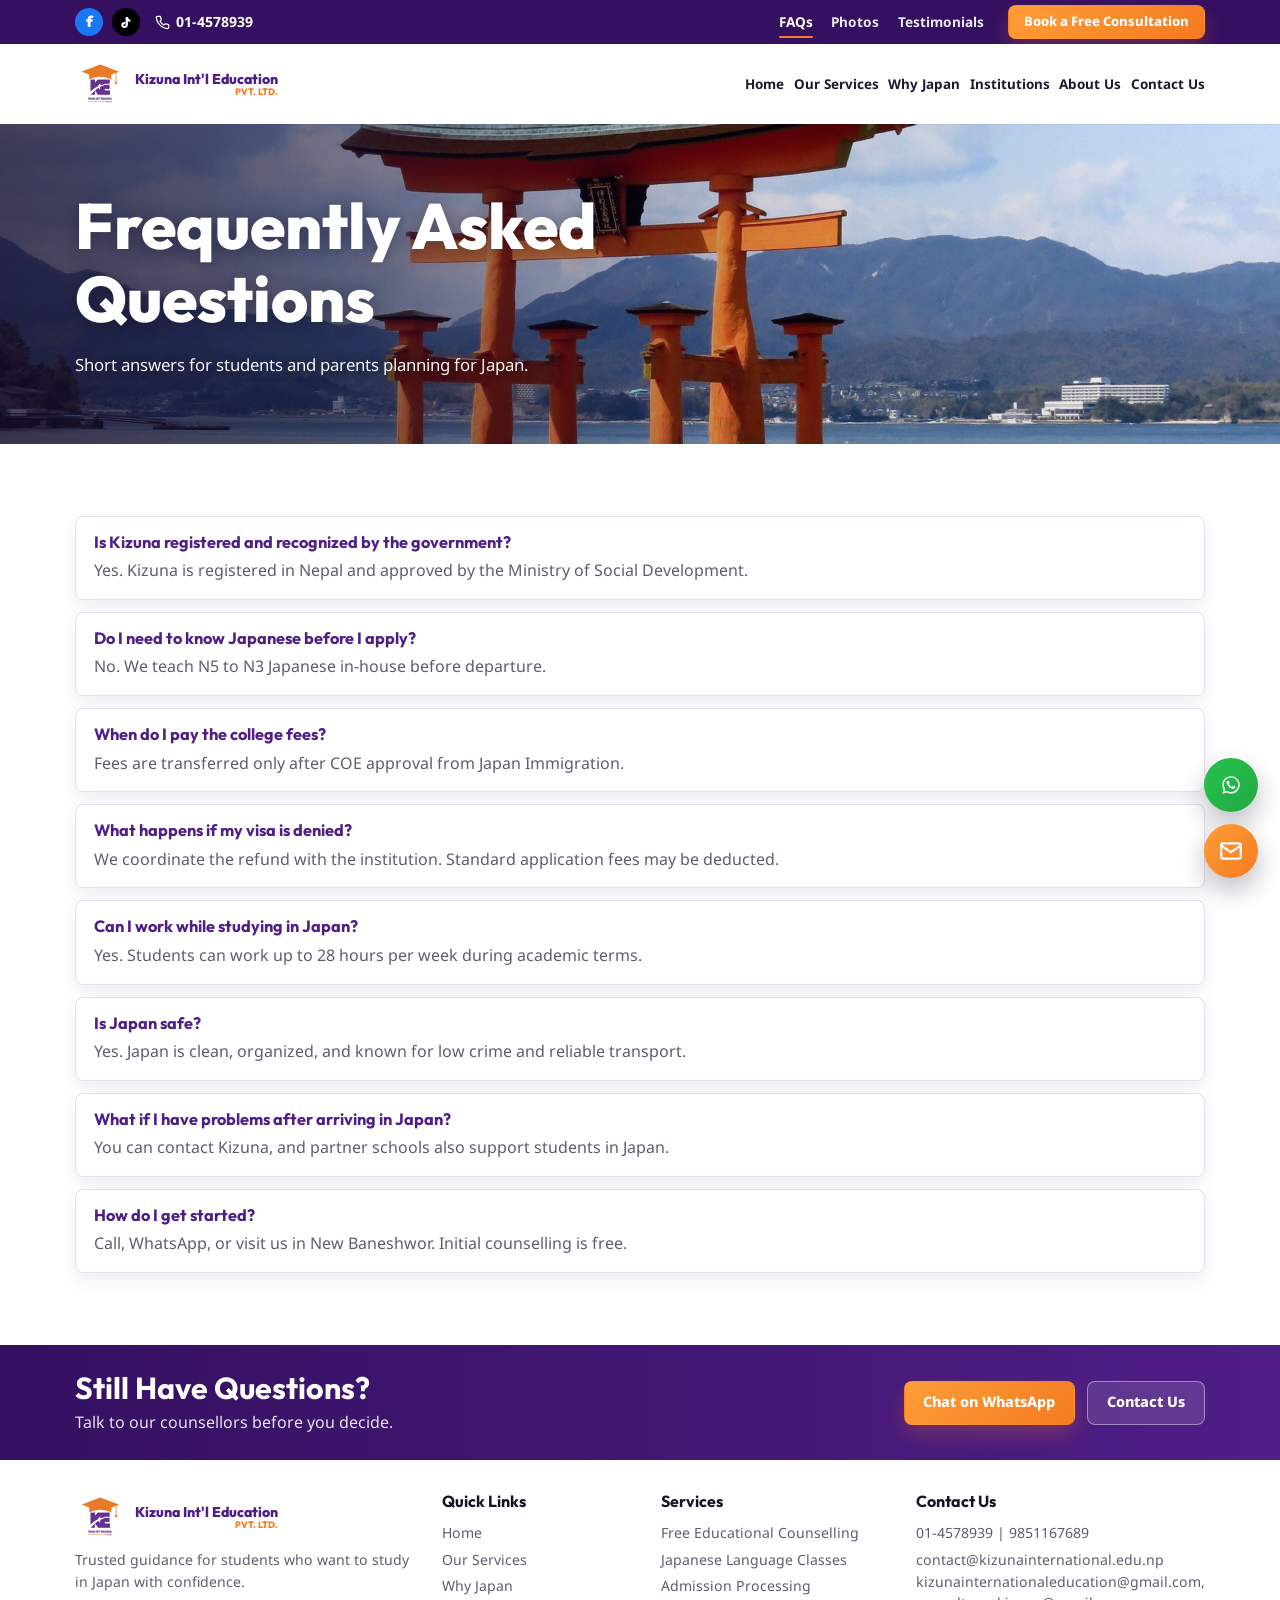
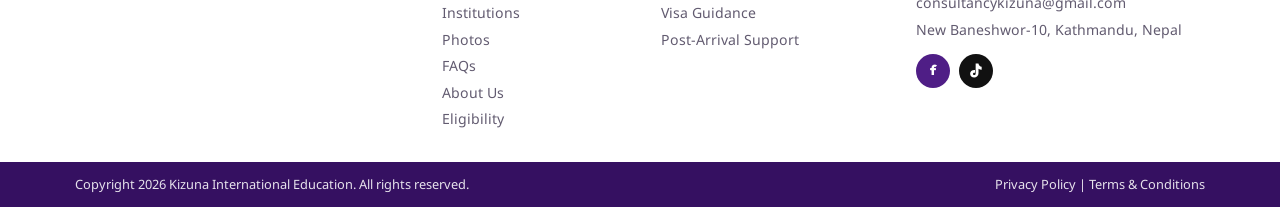
<file: faq.html>
﻿<!DOCTYPE html>
<html lang="en">
  <head>
    <meta charset="UTF-8" />
    <meta name="viewport" content="width=device-width, initial-scale=1.0" />
    <title>FAQ | Kizuna International Education</title>
    <meta name="description" content="Frequently asked questions from students and parents about studying in Japan through Kizuna International Education." />
    <link rel="preconnect" href="https://fonts.googleapis.com" />
    <link rel="preconnect" href="https://fonts.gstatic.com" crossorigin />
    <link href="https://fonts.googleapis.com/css2?family=Noto+Sans:wght@400;500;600;700&family=Outfit:wght@400;500;600;700;800&display=swap" rel="stylesheet" />
    <link rel="stylesheet" href="css/style.css?v=4" />
    <link rel="icon" type="image/png" href="assets/logo/favicon.png" />
  </head>
  <body>
    <a class="skip-link" href="#main-content">Skip to content</a>
        <div class="top-bar">
      <div class="container top-bar-inner">
        <div class="top-bar-left">
          <a class="top-social top-facebook" href="https://www.facebook.com/kizunakathmandu" target="_blank" rel="noopener noreferrer" aria-label="Kizuna International Education on Facebook"><span aria-hidden="true">f</span></a>
          <a class="top-social top-tiktok" href="https://www.tiktok.com/@kizunaintl?_r=1&amp;_t=ZS-97N99hQVUxt" target="_blank" rel="noopener noreferrer" aria-label="Kizuna International Education on TikTok"><svg viewBox="0 0 24 24" aria-hidden="true" focusable="false"><path d="M15.7 3.2c.5 2.4 1.9 3.8 4.1 4.2v3.5a7.5 7.5 0 0 1-4-1.1v5.8c0 3.1-2.4 5.3-5.5 5.3-2.9 0-5.1-2-5.1-4.8 0-3.1 2.7-5.3 6.2-4.8v3.6c-1.3-.5-2.6.2-2.6 1.4 0 .9.7 1.5 1.6 1.5 1 0 1.8-.7 1.8-2V3.2h3.5Z" /></svg></a>
          <a class="top-phone" href="tel:014578939" aria-label="Call Kizuna at 01-4578939"><svg viewBox="0 0 24 24" fill="none" stroke="currentColor" stroke-width="2" stroke-linecap="round" stroke-linejoin="round" aria-hidden="true"><path d="M22 16.92v3a2 2 0 0 1-2.18 2 19.79 19.79 0 0 1-8.63-3.07 19.5 19.5 0 0 1-6-6 19.79 19.79 0 0 1-3.07-8.67A2 2 0 0 1 4.11 2h3a2 2 0 0 1 2 1.72c.13.96.36 1.9.7 2.81a2 2 0 0 1-.45 2.11L8.09 9.91a16 16 0 0 0 6 6l1.27-1.27a2 2 0 0 1 2.11-.45c.9.34 1.85.57 2.81.7A2 2 0 0 1 22 16.92z"/></svg><span>01-4578939</span></a>
        </div>
        <nav class="top-bar-right" aria-label="Utility navigation">
          <a href="faq.html" class="top-link active">FAQs</a>
          <a href="photos.html" class="top-link">Photos</a>
          <a href="testimonials.html" class="top-link">Testimonials</a>
          <a href="https://wa.me/9779851167689" class="btn btn-primary top-cta">Book a Free Consultation</a>
        </nav>
      </div>
    </div>
    <header class="site-header">
      <div class="container nav-wrap">
        <a class="brand" href="index.html" aria-label="Kizuna International Education home"><img src="assets/logo/kizuna-logo.jpeg" alt="Kizuna International Education logo" /><span>Kizuna Int'l Education <small>PVT. LTD.</small></span></a>
        <button class="menu-toggle" id="menuToggle" aria-expanded="false" aria-controls="primaryNav" aria-label="Open navigation menu"><span></span><span></span><span></span></button>
        <nav class="primary-nav" id="primaryNav" aria-label="Primary navigation">
          <ul>
            <li><a href="index.html" class="nav-link">Home</a></li>
            <li><a href="services.html" class="nav-link">Our Services</a></li>
            <li><a href="why-japan.html" class="nav-link">Why Japan</a></li>
            <li><a href="partners.html" class="nav-link">Institutions</a></li>
            <li><a href="about.html" class="nav-link">About Us</a></li>
            <li><a href="contact.html" class="nav-link">Contact Us</a></li>
            <li class="nav-mobile-only"><a href="faq.html" class="nav-link">FAQs</a></li>
            <li class="nav-mobile-only"><a href="photos.html" class="nav-link">Photos</a></li>
            <li class="nav-mobile-only"><a href="testimonials.html" class="nav-link">Testimonials</a></li>
          </ul>
          <a href="https://wa.me/9779851167689" class="btn btn-primary nav-cta nav-mobile-only">Book a Free Consultation</a>
        </nav>
      </div>
    </header>
    <main id="main-content">
      <section class="page-hero h-faq">
        <div class="container" data-animate="fade-up">
          <h1>Frequently Asked Questions</h1>
          <p>Short answers for students and parents planning for Japan.</p>
        </div>
      </section>
      <section class="content-band section-pad">
        <div class="container faq-list">
          <article class="faq-item" data-animate="fade-up"><h3>Is Kizuna registered and recognized by the government?</h3><p>Yes. Kizuna is registered in Nepal and approved by the Ministry of Social Development.</p></article>
          <article class="faq-item" data-animate="fade-up"><h3>Do I need to know Japanese before I apply?</h3><p>No. We teach N5 to N3 Japanese in-house before departure.</p></article>
          <article class="faq-item" data-animate="fade-up"><h3>When do I pay the college fees?</h3><p>Fees are transferred only after COE approval from Japan Immigration.</p></article>
          <article class="faq-item" data-animate="fade-up"><h3>What happens if my visa is denied?</h3><p>We coordinate the refund with the institution. Standard application fees may be deducted.</p></article>
          <article class="faq-item" data-animate="fade-up"><h3>Can I work while studying in Japan?</h3><p>Yes. Students can work up to 28 hours per week during academic terms.</p></article>
          <article class="faq-item" data-animate="fade-up"><h3>Is Japan safe?</h3><p>Yes. Japan is clean, organized, and known for low crime and reliable transport.</p></article>
          <article class="faq-item" data-animate="fade-up"><h3>What if I have problems after arriving in Japan?</h3><p>You can contact Kizuna, and partner schools also support students in Japan.</p></article>
          <article class="faq-item" data-animate="fade-up"><h3>How do I get started?</h3><p>Call, WhatsApp, or visit us in New Baneshwor. Initial counselling is free.</p></article>
        </div>
      </section>
      <section class="cta-band">
        <div class="container cta-row">
          <div><h2>Still Have Questions?</h2><p>Talk to our counsellors before you decide.</p></div>
          <div class="button-row"><a href="https://wa.me/9779851167689" class="btn btn-primary">Chat on WhatsApp</a><a href="contact.html" class="btn btn-secondary light">Contact Us</a></div>
        </div>
      </section>
    </main>

    <div class="floating-contact" aria-label="Quick contact">
      <a class="fab fab-whatsapp" href="https://wa.me/9779851167689" target="_blank" rel="noopener noreferrer" aria-label="Contact us on WhatsApp">
        <svg viewBox="0 0 32 32" fill="currentColor" aria-hidden="true"><path d="M16.004 5.333c-5.887 0-10.667 4.78-10.667 10.667 0 1.88.494 3.71 1.43 5.32L5.333 26.667l5.49-1.44a10.62 10.62 0 0 0 5.18 1.32h.004c5.886 0 10.666-4.78 10.666-10.667 0-2.85-1.11-5.53-3.125-7.545a10.6 10.6 0 0 0-7.545-3.002zm0 19.2h-.003a8.84 8.84 0 0 1-4.503-1.233l-.323-.192-3.258.854.87-3.176-.21-.326a8.83 8.83 0 0 1-1.353-4.7c0-4.892 3.98-8.87 8.876-8.87a8.8 8.8 0 0 1 6.27 2.6 8.8 8.8 0 0 1 2.597 6.276c0 4.893-3.98 8.872-8.876 8.872zm4.867-6.64c-.267-.134-1.578-.778-1.823-.867-.244-.089-.422-.133-.6.134-.178.266-.689.866-.845 1.044-.155.178-.311.2-.578.067-.267-.134-1.126-.415-2.145-1.323-.793-.707-1.328-1.58-1.484-1.847-.155-.267-.016-.41.117-.544.12-.12.267-.31.4-.466.134-.156.178-.267.267-.445.089-.178.045-.334-.022-.467-.067-.134-.6-1.446-.822-1.98-.216-.52-.436-.45-.6-.458l-.511-.009c-.178 0-.467.067-.711.334-.245.266-.934.912-.934 2.224 0 1.311.956 2.578 1.09 2.756.133.178 1.88 2.872 4.556 4.027.636.275 1.133.439 1.52.561.639.203 1.22.174 1.68.106.512-.077 1.578-.645 1.8-1.267.222-.623.222-1.156.155-1.267-.066-.111-.244-.178-.511-.311z"/></svg>
        <span class="fab-label">WhatsApp</span>
      </a>
      <a class="fab fab-email" href="https://mail.google.com/mail/?view=cm&amp;fs=1&amp;to=contact@kizunainternational.edu.np&amp;su=Study%20in%20Japan%20Inquiry" target="_blank" rel="noopener noreferrer" aria-label="Email us on Gmail">
        <svg viewBox="0 0 24 24" fill="none" stroke="currentColor" stroke-width="2" stroke-linecap="round" stroke-linejoin="round" aria-hidden="true"><rect x="3" y="5" width="18" height="14" rx="2"/><path d="m3 7 9 6 9-6"/></svg>
        <span class="fab-label">Email Us</span>
      </a>
    </div>

    <footer class="site-footer">
      <div class="container footer-grid">
        <div><a class="brand footer-brand" href="index.html" aria-label="Kizuna home"><img src="assets/logo/kizuna-logo.jpeg" alt="Kizuna logo" /><span>Kizuna Int'l Education <small>PVT. LTD.</small></span></a><p>Trusted guidance for students who want to study in Japan with confidence.</p></div>
        <div><h3>Quick Links</h3><ul><li><a href="index.html">Home</a></li><li><a href="services.html">Our Services</a></li><li><a href="why-japan.html">Why Japan</a></li><li><a href="partners.html">Institutions</a></li><li><a href="photos.html">Photos</a></li><li><a href="faq.html">FAQs</a></li><li><a href="about.html">About Us</a></li><li><a href="eligibility.html">Eligibility</a></li></ul></div>
        <div><h3>Services</h3><ul><li>Free Educational Counselling</li><li>Japanese Language Classes</li><li>Admission Processing</li><li>Visa Guidance</li><li>Post-Arrival Support</li></ul></div>
        <div><h3>Contact Us</h3><ul><li>01-4578939 | 9851167689</li><li><a href="mailto:contact@kizunainternational.edu.np">contact@kizunainternational.edu.np</a><br /> kizunainternationaleducation@gmail.com,
consultancykizuna@gmail.com</li><li>New Baneshwor-10, Kathmandu, Nepal</li></ul><div class="social-row" aria-label="Social links"><a href="https://www.facebook.com/kizunakathmandu" target="_blank" rel="noopener noreferrer">f</a><a class="tiktok-footer" href="https://www.tiktok.com/@kizunaintl?_r=1&amp;_t=ZS-97N99hQVUxt" target="_blank" rel="noopener noreferrer" aria-label="Kizuna International Education on TikTok"><svg viewBox="0 0 24 24" aria-hidden="true" focusable="false"><path d="M15.7 3.2c.5 2.4 1.9 3.8 4.1 4.2v3.5a7.5 7.5 0 0 1-4-1.1v5.8c0 3.1-2.4 5.3-5.5 5.3-2.9 0-5.1-2-5.1-4.8 0-3.1 2.7-5.3 6.2-4.8v3.6c-1.3-.5-2.6.2-2.6 1.4 0 .9.7 1.5 1.6 1.5 1 0 1.8-.7 1.8-2V3.2h3.5Z" /></svg></a></div></div>
      </div>
      <div class="copyright"><div class="container copyright-row"><p>Copyright <span data-current-year>2026</span> Kizuna International Education. All rights reserved.</p><p>Privacy Policy | Terms &amp; Conditions</p></div></div>
    </footer>
    <script src="js/script.js"></script>
  </body>
</html>
</file>
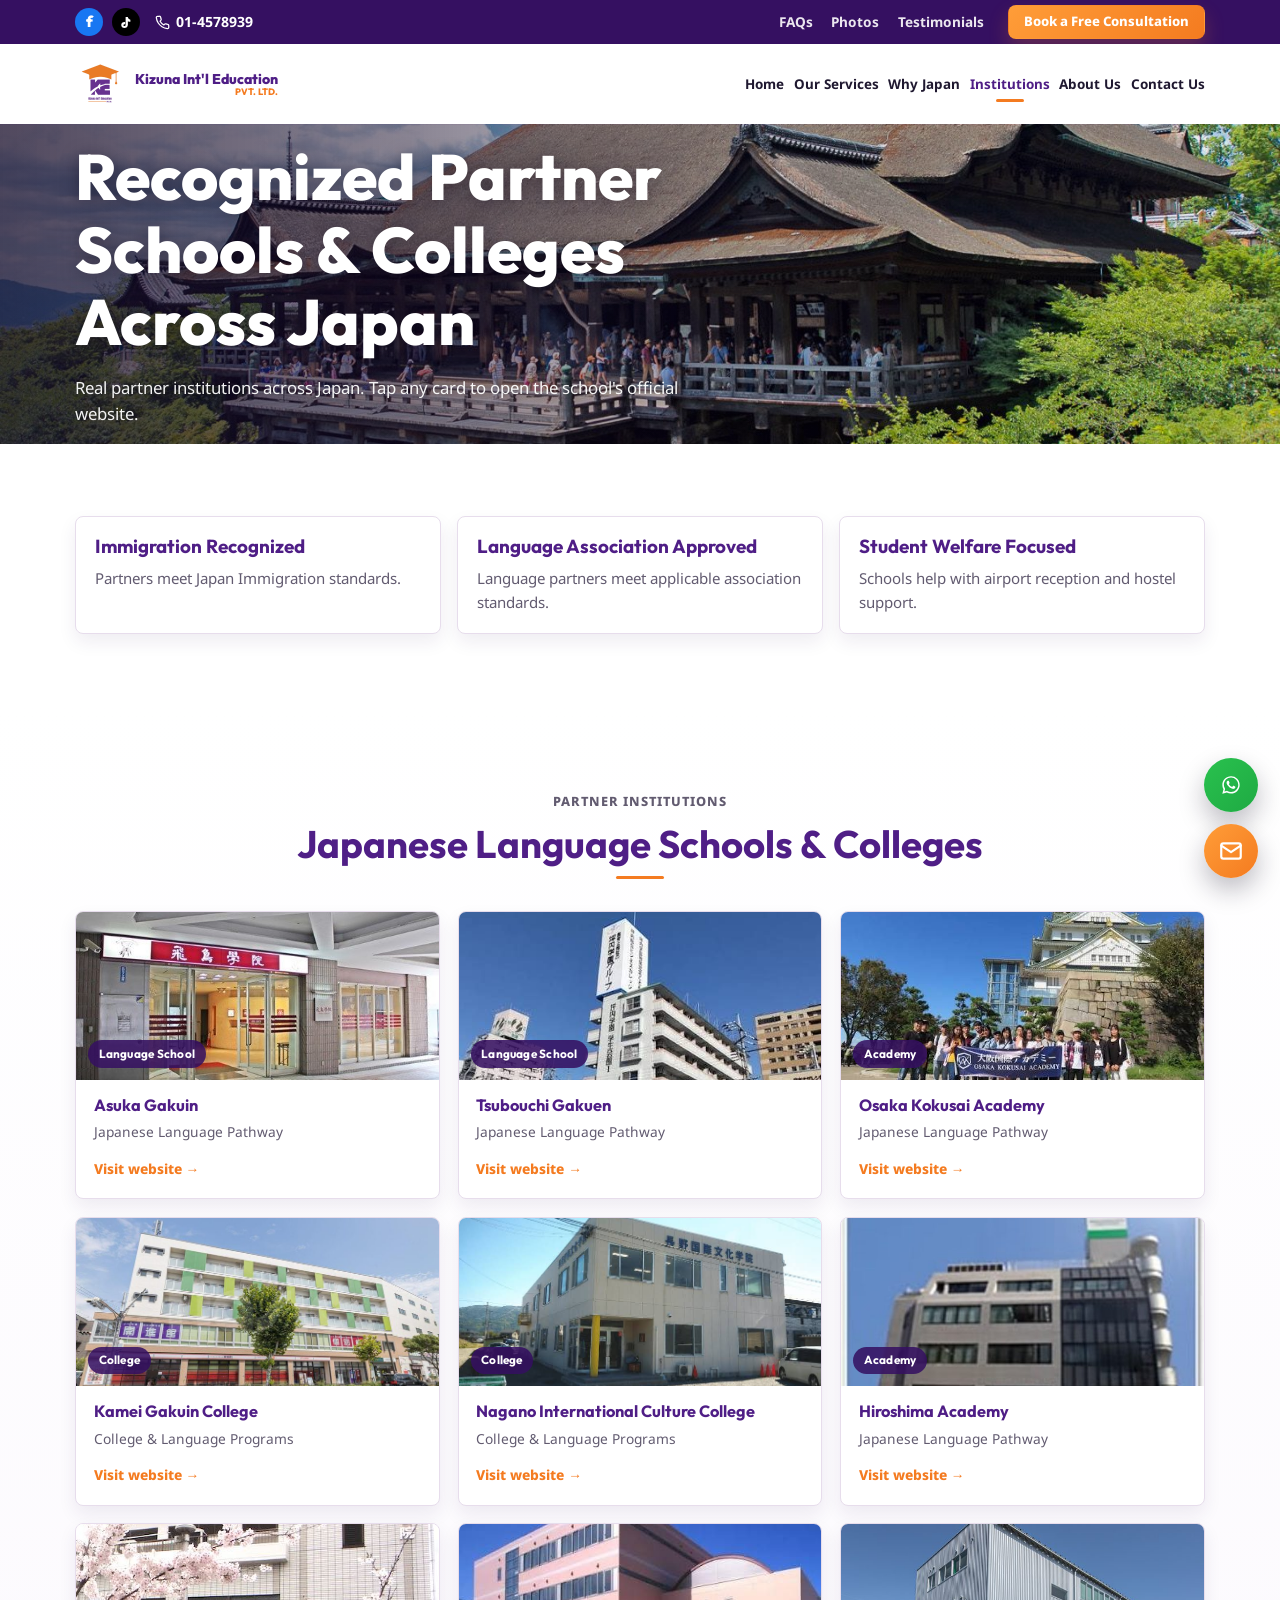
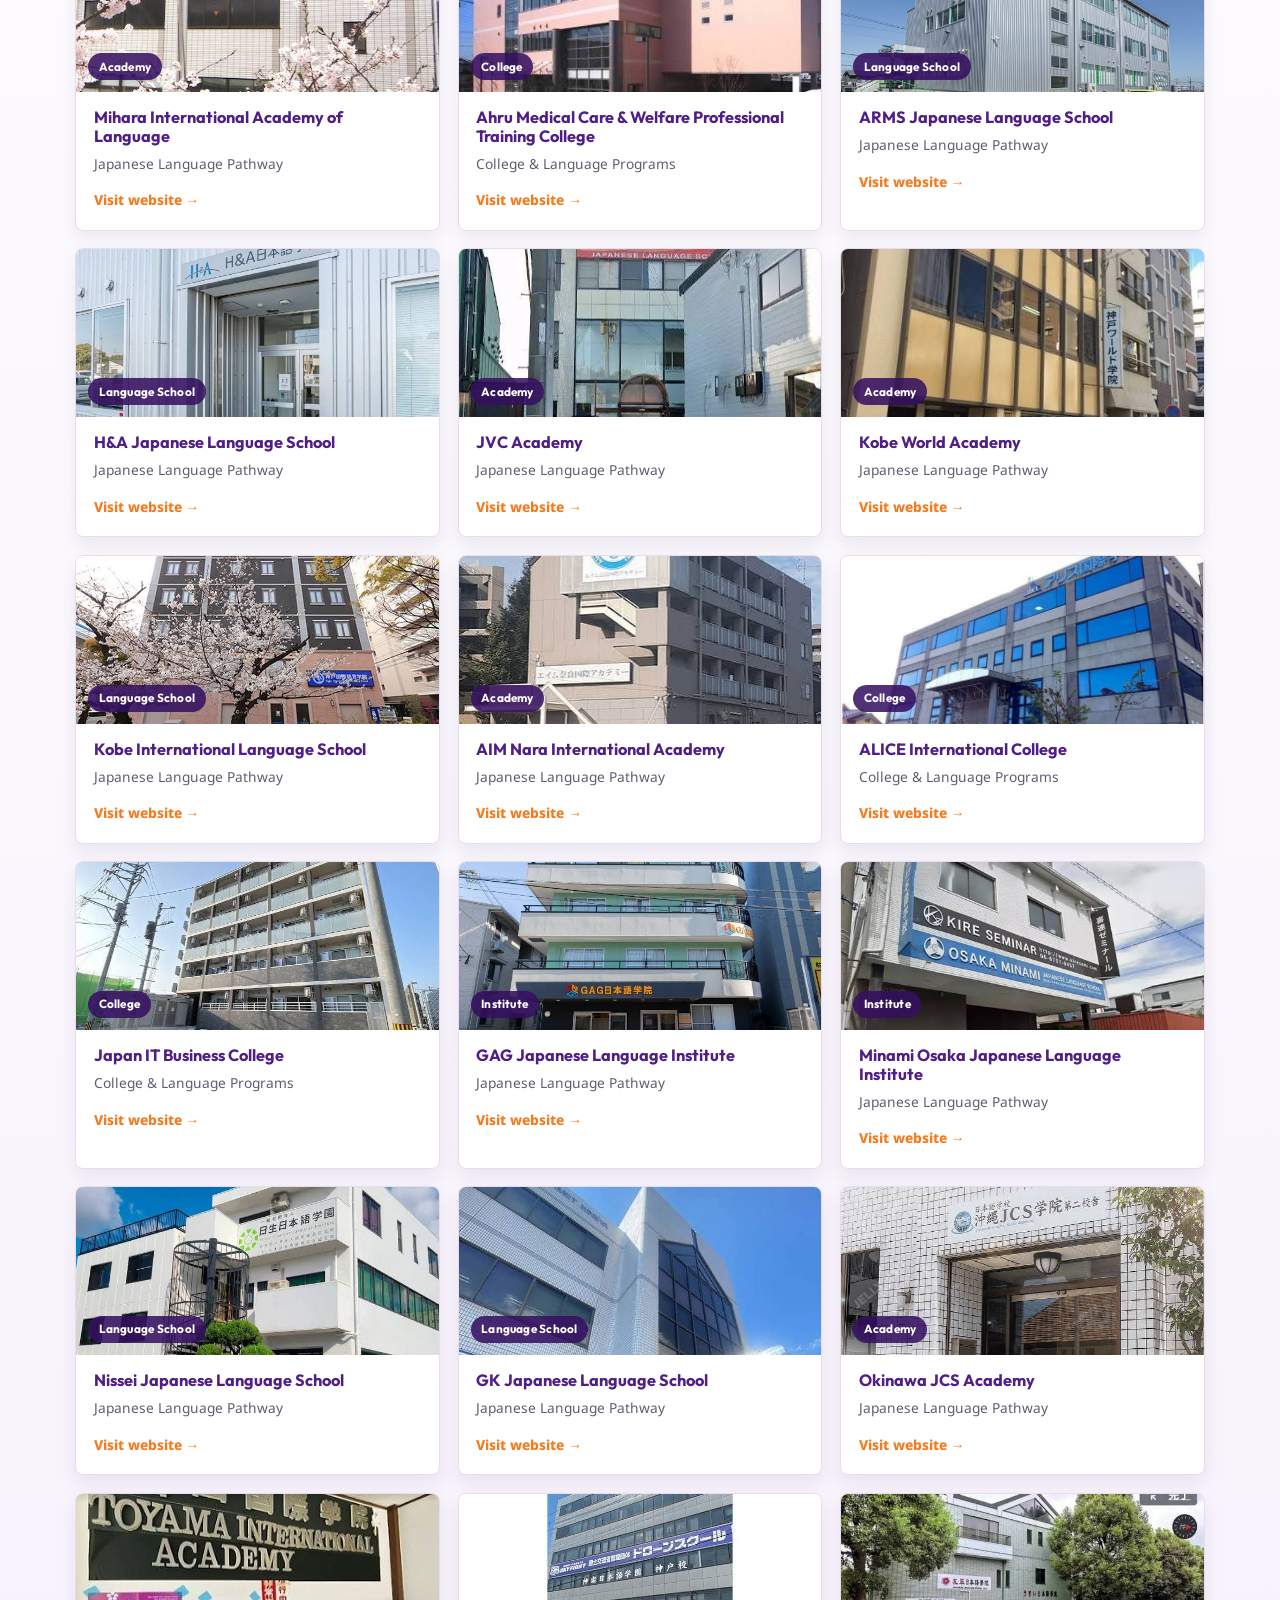
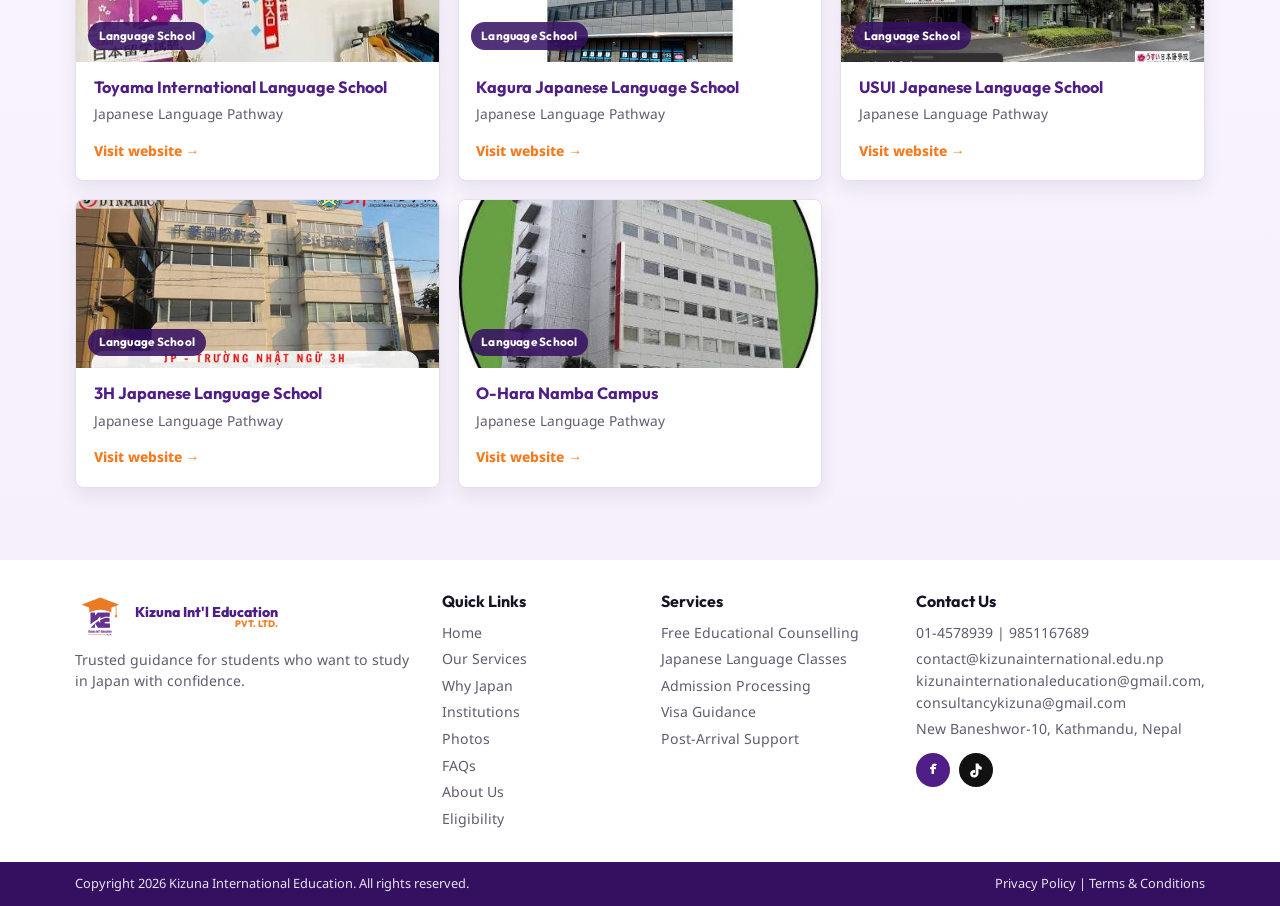
<file: partners.html>
﻿<!DOCTYPE html>
<html lang="en">
  <head>
    <meta charset="UTF-8" />
    <meta name="viewport" content="width=device-width, initial-scale=1.0" />
    <title>Partner Institutions in Japan | Kizuna International Education</title>
    <meta name="description" content="Explore Kizuna's partner Japanese language schools and colleges across Japan, each linked to its own official website." />
    <link rel="preconnect" href="https://fonts.googleapis.com" />
    <link rel="preconnect" href="https://fonts.gstatic.com" crossorigin />
    <link href="https://fonts.googleapis.com/css2?family=Noto+Sans:wght@400;500;600;700&family=Outfit:wght@400;500;600;700;800&display=swap" rel="stylesheet" />
    <link rel="stylesheet" href="css/style.css?v=4" />
    <link rel="icon" type="image/png" href="assets/logo/favicon.png" />
  </head>
  <body>
    <a class="skip-link" href="#main-content">Skip to content</a>
        <div class="top-bar">
      <div class="container top-bar-inner">
        <div class="top-bar-left">
          <a class="top-social top-facebook" href="https://www.facebook.com/kizunakathmandu" target="_blank" rel="noopener noreferrer" aria-label="Kizuna International Education on Facebook"><span aria-hidden="true">f</span></a>
          <a class="top-social top-tiktok" href="https://www.tiktok.com/@kizunaintl?_r=1&amp;_t=ZS-97N99hQVUxt" target="_blank" rel="noopener noreferrer" aria-label="Kizuna International Education on TikTok"><svg viewBox="0 0 24 24" aria-hidden="true" focusable="false"><path d="M15.7 3.2c.5 2.4 1.9 3.8 4.1 4.2v3.5a7.5 7.5 0 0 1-4-1.1v5.8c0 3.1-2.4 5.3-5.5 5.3-2.9 0-5.1-2-5.1-4.8 0-3.1 2.7-5.3 6.2-4.8v3.6c-1.3-.5-2.6.2-2.6 1.4 0 .9.7 1.5 1.6 1.5 1 0 1.8-.7 1.8-2V3.2h3.5Z" /></svg></a>
          <a class="top-phone" href="tel:014578939" aria-label="Call Kizuna at 01-4578939"><svg viewBox="0 0 24 24" fill="none" stroke="currentColor" stroke-width="2" stroke-linecap="round" stroke-linejoin="round" aria-hidden="true"><path d="M22 16.92v3a2 2 0 0 1-2.18 2 19.79 19.79 0 0 1-8.63-3.07 19.5 19.5 0 0 1-6-6 19.79 19.79 0 0 1-3.07-8.67A2 2 0 0 1 4.11 2h3a2 2 0 0 1 2 1.72c.13.96.36 1.9.7 2.81a2 2 0 0 1-.45 2.11L8.09 9.91a16 16 0 0 0 6 6l1.27-1.27a2 2 0 0 1 2.11-.45c.9.34 1.85.57 2.81.7A2 2 0 0 1 22 16.92z"/></svg><span>01-4578939</span></a>
        </div>
        <nav class="top-bar-right" aria-label="Utility navigation">
          <a href="faq.html" class="top-link">FAQs</a>
          <a href="photos.html" class="top-link">Photos</a>
          <a href="testimonials.html" class="top-link">Testimonials</a>
          <a href="https://wa.me/9779851167689" class="btn btn-primary top-cta">Book a Free Consultation</a>
        </nav>
      </div>
    </div>
    <header class="site-header">
      <div class="container nav-wrap">
        <a class="brand" href="index.html" aria-label="Kizuna International Education home"><img src="assets/logo/kizuna-logo.jpeg" alt="Kizuna International Education logo" /><span>Kizuna Int'l Education <small>PVT. LTD.</small></span></a>
        <button class="menu-toggle" id="menuToggle" aria-expanded="false" aria-controls="primaryNav" aria-label="Open navigation menu"><span></span><span></span><span></span></button>
        <nav class="primary-nav" id="primaryNav" aria-label="Primary navigation">
          <ul>
            <li><a href="index.html" class="nav-link">Home</a></li>
            <li><a href="services.html" class="nav-link">Our Services</a></li>
            <li><a href="why-japan.html" class="nav-link">Why Japan</a></li>
            <li><a href="partners.html" class="nav-link active">Institutions</a></li>
            <li><a href="about.html" class="nav-link">About Us</a></li>
            <li><a href="contact.html" class="nav-link">Contact Us</a></li>
            <li class="nav-mobile-only"><a href="faq.html" class="nav-link">FAQs</a></li>
            <li class="nav-mobile-only"><a href="photos.html" class="nav-link">Photos</a></li>
            <li class="nav-mobile-only"><a href="testimonials.html" class="nav-link">Testimonials</a></li>
          </ul>
          <a href="https://wa.me/9779851167689" class="btn btn-primary nav-cta nav-mobile-only">Book a Free Consultation</a>
        </nav>
      </div>
    </header>
    <main id="main-content">
      <section class="page-hero h-partners">
        <div class="container" data-animate="fade-up">
          <h1>Recognized Partner Schools &amp; Colleges Across Japan</h1>
          <p>Real partner institutions across Japan. Tap any card to open the school's official website.</p>
        </div>
      </section>
      <section class="content-band section-pad">
        <div class="container">
          <div class="content-grid">
            <article class="detail-card" data-animate="fade-up"><h3>Immigration Recognized</h3><p>Partners meet Japan Immigration standards.</p></article>
            <article class="detail-card" data-animate="fade-up"><h3>Language Association Approved</h3><p>Language partners meet applicable association standards.</p></article>
            <article class="detail-card" data-animate="fade-up"><h3>Student Welfare Focused</h3><p>Schools help with airport reception and hostel support.</p></article>
          </div>
        </div>
      </section>
      <section class="content-band soft section-pad" id="japanese-language-schools-colleges">
        <div class="container">
          <div class="section-head center" data-animate="fade-up"><p class="eyebrow">Partner Institutions</p><h2>Japanese Language Schools &amp; Colleges</h2></div>
          <div class="institution-grid">
            <a class="institution-card" href="https://www.asuka-gakuin.jp/" target="_blank" rel="noopener noreferrer" data-animate="fade-up">
              <div class="institution-photo"><img src="assets/schools/asuka-gakuin.jpg" alt="Asuka Gakuin" loading="lazy" /><span class="tag">Language School</span></div>
              <div class="institution-body"><h3>Asuka Gakuin</h3><span class="program">Japanese Language Pathway</span><span class="visit">Visit website &rarr;</span></div>
            </a>
            <a class="institution-card" href="http://www.tsubouchigakuen.jp/" target="_blank" rel="noopener noreferrer" data-animate="fade-up">
              <div class="institution-photo"><img src="assets/schools/tsubouchi-gakuen.jpg" alt="Tsubouchi Gakuen" loading="lazy" /><span class="tag">Language School</span></div>
              <div class="institution-body"><h3>Tsubouchi Gakuen</h3><span class="program">Japanese Language Pathway</span><span class="visit">Visit website &rarr;</span></div>
            </a>
            <a class="institution-card" href="https://www.osaka-intlacademysouth.jp/en/" target="_blank" rel="noopener noreferrer" data-animate="fade-up">
              <div class="institution-photo"><img src="assets/schools/osaka-kokusai-academy.jpg" alt="Osaka Kokusai Academy" loading="lazy" /><span class="tag">Academy</span></div>
              <div class="institution-body"><h3>Osaka Kokusai Academy</h3><span class="program">Japanese Language Pathway</span><span class="visit">Visit website &rarr;</span></div>
            </a>
            <a class="institution-card" href="https://kamei-nihongo.com/english/en-index.html" target="_blank" rel="noopener noreferrer" data-animate="fade-up">
              <div class="institution-photo"><img src="assets/schools/kamei-gakuin-college.jpg" alt="Kamei Gakuin College" loading="lazy" /><span class="tag">College</span></div>
              <div class="institution-body"><h3>Kamei Gakuin College</h3><span class="program">College &amp; Language Programs</span><span class="visit">Visit website &rarr;</span></div>
            </a>
            <a class="institution-card" href="https://www.nicc-nagano.jp/" target="_blank" rel="noopener noreferrer" data-animate="fade-up">
              <div class="institution-photo"><img src="assets/schools/nagano-intl-culture.jpg" alt="Nagano International Culture College" loading="lazy" /><span class="tag">College</span></div>
              <div class="institution-body"><h3>Nagano International Culture College</h3><span class="program">College &amp; Language Programs</span><span class="visit">Visit website &rarr;</span></div>
            </a>
            <a class="institution-card" href="https://www.int-studentshiroshima.jp/en/school/detail.php?UID=58" target="_blank" rel="noopener noreferrer" data-animate="fade-up">
              <div class="institution-photo"><img src="assets/schools/hiroshima-academy.jpg" alt="Hiroshima Academy" loading="lazy" /><span class="tag">Academy</span></div>
              <div class="institution-body"><h3>Hiroshima Academy</h3><span class="program">Japanese Language Pathway</span><span class="visit">Visit website &rarr;</span></div>
            </a>
            <a class="institution-card" href="https://www.mial.ac.jp/" target="_blank" rel="noopener noreferrer" data-animate="fade-up">
              <div class="institution-photo"><img src="assets/schools/mihara-intl-academy.jpg" alt="Mihara International Academy of Language" loading="lazy" /><span class="tag">Academy</span></div>
              <div class="institution-body"><h3>Mihara International Academy of Language</h3><span class="program">Japanese Language Pathway</span><span class="visit">Visit website &rarr;</span></div>
            </a>
            <a class="institution-card" href="https://a-ru.ac.jp/college/international/english.html" target="_blank" rel="noopener noreferrer" data-animate="fade-up">
              <div class="institution-photo"><img src="assets/schools/ahru-college.jpg" alt="Ahru Medical Care &amp; Welfare Professional Training College" loading="lazy" /><span class="tag">College</span></div>
              <div class="institution-body"><h3>Ahru Medical Care &amp; Welfare Professional Training College</h3><span class="program">College &amp; Language Programs</span><span class="visit">Visit website &rarr;</span></div>
            </a>
            <a class="institution-card" href="https://ah-jls.com/en/introduction/arms/" target="_blank" rel="noopener noreferrer" data-animate="fade-up">
              <div class="institution-photo"><img src="assets/schools/arms-jls.jpg" alt="ARMS Japanese Language School" loading="lazy" /><span class="tag">Language School</span></div>
              <div class="institution-body"><h3>ARMS Japanese Language School</h3><span class="program">Japanese Language Pathway</span><span class="visit">Visit website &rarr;</span></div>
            </a>
            <a class="institution-card" href="https://ah-jls.com/en/" target="_blank" rel="noopener noreferrer" data-animate="fade-up">
              <div class="institution-photo"><img src="assets/schools/ha-jls.jpg" alt="H&amp;A Japanese Language School" loading="lazy" /><span class="tag">Language School</span></div>
              <div class="institution-body"><h3>H&amp;A Japanese Language School</h3><span class="program">Japanese Language Pathway</span><span class="visit">Visit website &rarr;</span></div>
            </a>
            <a class="institution-card" href="https://jvca-osaka.jp/" target="_blank" rel="noopener noreferrer" data-animate="fade-up">
              <div class="institution-photo"><img src="assets/schools/jvc-academy.jpg" alt="JVC Academy" loading="lazy" /><span class="tag">Academy</span></div>
              <div class="institution-body"><h3>JVC Academy</h3><span class="program">Japanese Language Pathway</span><span class="visit">Visit website &rarr;</span></div>
            </a>
            <a class="institution-card" href="https://khakideer1.sakura.ne.jp/kobe-world-academy/en-top/" target="_blank" rel="noopener noreferrer" data-animate="fade-up">
              <div class="institution-photo"><img src="assets/schools/kobe-world-academy.jpg" alt="Kobe World Academy" loading="lazy" /><span class="tag">Academy</span></div>
              <div class="institution-body"><h3>Kobe World Academy</h3><span class="program">Japanese Language Pathway</span><span class="visit">Visit website &rarr;</span></div>
            </a>
            <a class="institution-card" href="https://www.kobe-kg.jp/en/" target="_blank" rel="noopener noreferrer" data-animate="fade-up">
              <div class="institution-photo"><img src="assets/schools/kobe-intl-language.jpg" alt="Kobe International Language School" loading="lazy" /><span class="tag">Language School</span></div>
              <div class="institution-body"><h3>Kobe International Language School</h3><span class="program">Japanese Language Pathway</span><span class="visit">Visit website &rarr;</span></div>
            </a>
            <a class="institution-card" href="https://aim-nara.ac/" target="_blank" rel="noopener noreferrer" data-animate="fade-up">
              <div class="institution-photo"><img src="assets/schools/aim-nara.jpg" alt="AIM Nara International Academy" loading="lazy" /><span class="tag">Academy</span></div>
              <div class="institution-body"><h3>AIM Nara International Academy</h3><span class="program">Japanese Language Pathway</span><span class="visit">Visit website &rarr;</span></div>
            </a>
            <a class="institution-card" href="https://www.nisshinkyo.org/search/college.php?id=262&amp;lng=2" target="_blank" rel="noopener noreferrer" data-animate="fade-up">
              <div class="institution-photo"><img src="assets/schools/alice-intl-college.jpg" alt="ALICE International College" loading="lazy" /><span class="tag">College</span></div>
              <div class="institution-body"><h3>ALICE International College</h3><span class="program">College &amp; Language Programs</span><span class="visit">Visit website &rarr;</span></div>
            </a>
            <a class="institution-card" href="https://www.jitbc.jp/%E5%AD%A6%E6%A0%A1%E6%A1%88%E5%86%85/%E3%82%AB%E3%83%AA%E3%82%AD%E3%83%A5%E3%83%A9%E3%83%A0" target="_blank" rel="noopener noreferrer" data-animate="fade-up">
              <div class="institution-photo"><img src="assets/schools/japan-it-business.jpg" alt="Japan IT Business College" loading="lazy" /><span class="tag">College</span></div>
              <div class="institution-body"><h3>Japan IT Business College</h3><span class="program">College &amp; Language Programs</span><span class="visit">Visit website &rarr;</span></div>
            </a>
            <a class="institution-card" href="https://gagonline10.wixsite.com/gag-japanese-languag" target="_blank" rel="noopener noreferrer" data-animate="fade-up">
              <div class="institution-photo"><img src="assets/schools/gag-jli.jpg" alt="GAG Japanese Language Institute" loading="lazy" /><span class="tag">Institute</span></div>
              <div class="institution-body"><h3>GAG Japanese Language Institute</h3><span class="program">Japanese Language Pathway</span><span class="visit">Visit website &rarr;</span></div>
            </a>
            <a class="institution-card" href="https://osaka-minami.com/" target="_blank" rel="noopener noreferrer" data-animate="fade-up">
              <div class="institution-photo"><img src="assets/schools/minami-osaka-jli.jpg" alt="Minami Osaka Japanese Language Institute" loading="lazy" /><span class="tag">Institute</span></div>
              <div class="institution-body"><h3>Minami Osaka Japanese Language Institute</h3><span class="program">Japanese Language Pathway</span><span class="visit">Visit website &rarr;</span></div>
            </a>
            <a class="institution-card" href="https://nissei.ac/en/" target="_blank" rel="noopener noreferrer" data-animate="fade-up">
              <div class="institution-photo"><img src="assets/schools/nissei-jls.jpg" alt="Nissei Japanese Language School" loading="lazy" /><span class="tag">Language School</span></div>
              <div class="institution-body"><h3>Nissei Japanese Language School</h3><span class="program">Japanese Language Pathway</span><span class="visit">Visit website &rarr;</span></div>
            </a>
            <a class="institution-card" href="https://www.gk-jls.com/" target="_blank" rel="noopener noreferrer" data-animate="fade-up">
              <div class="institution-photo"><img src="assets/schools/gk-jls.jpg" alt="GK Japanese Language School" loading="lazy" /><span class="tag">Language School</span></div>
              <div class="institution-body"><h3>GK Japanese Language School</h3><span class="program">Japanese Language Pathway</span><span class="visit">Visit website &rarr;</span></div>
            </a>
            <a class="institution-card" href="https://www.okinawajcs.com/english/index.html" target="_blank" rel="noopener noreferrer" data-animate="fade-up">
              <div class="institution-photo"><img src="assets/schools/okinawa-jcs.jpg" alt="Okinawa JCS Academy" loading="lazy" /><span class="tag">Academy</span></div>
              <div class="institution-body"><h3>Okinawa JCS Academy</h3><span class="program">Japanese Language Pathway</span><span class="visit">Visit website &rarr;</span></div>
            </a>
            <a class="institution-card" href="https://en.toyamaia.com/" target="_blank" rel="noopener noreferrer" data-animate="fade-up">
              <div class="institution-photo"><img src="assets/schools/toyama-intl-language.jpg" alt="Toyama International Language School" loading="lazy" /><span class="tag">Language School</span></div>
              <div class="institution-body"><h3>Toyama International Language School</h3><span class="program">Japanese Language Pathway</span><span class="visit">Visit website &rarr;</span></div>
            </a>
            <a class="institution-card" href="https://kagura-kobe.jp/en/" target="_blank" rel="noopener noreferrer" data-animate="fade-up">
              <div class="institution-photo"><img src="assets/schools/kagura-jls.jpg" alt="Kagura Japanese Language School" loading="lazy" /><span class="tag">Language School</span></div>
              <div class="institution-body"><h3>Kagura Japanese Language School</h3><span class="program">Japanese Language Pathway</span><span class="visit">Visit website &rarr;</span></div>
            </a>
            <a class="institution-card" href="https://www.usuijls.com/en" target="_blank" rel="noopener noreferrer" data-animate="fade-up">
              <div class="institution-photo"><img src="assets/schools/usui-jls.jpg" alt="USUI Japanese Language School" loading="lazy" /><span class="tag">Language School</span></div>
              <div class="institution-body"><h3>USUI Japanese Language School</h3><span class="program">Japanese Language Pathway</span><span class="visit">Visit website &rarr;</span></div>
            </a>
            <a class="institution-card" href="https://go3h.com/index.html" target="_blank" rel="noopener noreferrer" data-animate="fade-up">
              <div class="institution-photo"><img src="assets/schools/threeh-jls.jpg" alt="3H Japanese Language School" loading="lazy" /><span class="tag">Language School</span></div>
              <div class="institution-body"><h3>3H Japanese Language School</h3><span class="program">Japanese Language Pathway</span><span class="visit">Visit website &rarr;</span></div>
            </a>
            <a class="institution-card" href="https://www.o-hara.ac.jp/japanese/en/namba/" target="_blank" rel="noopener noreferrer" data-animate="fade-up">
              <div class="institution-photo"><img src="assets/schools/ohara-namba.jpg" alt="O-Hara Namba Campus" loading="lazy" /><span class="tag">Language School</span></div>
              <div class="institution-body"><h3>O-Hara Namba Campus</h3><span class="program">Japanese Language Pathway</span><span class="visit">Visit website &rarr;</span></div>
            </a>
          </div>
          <!-- <p class="section-note" data-animate="fade-up">Each photo is the institution's own; tap a card to open its official website. Graduate study pathways &mdash; including the Kobe Institute of Computing and the Kyoto College of Graduate Studies for Informatics &mdash; are also available; ask our counsellors for details.</p> -->
        </div>
      </section>
    </main>

    <div class="floating-contact" aria-label="Quick contact">
      <a class="fab fab-whatsapp" href="https://wa.me/9779851167689" target="_blank" rel="noopener noreferrer" aria-label="Contact us on WhatsApp">
        <svg viewBox="0 0 32 32" fill="currentColor" aria-hidden="true"><path d="M16.004 5.333c-5.887 0-10.667 4.78-10.667 10.667 0 1.88.494 3.71 1.43 5.32L5.333 26.667l5.49-1.44a10.62 10.62 0 0 0 5.18 1.32h.004c5.886 0 10.666-4.78 10.666-10.667 0-2.85-1.11-5.53-3.125-7.545a10.6 10.6 0 0 0-7.545-3.002zm0 19.2h-.003a8.84 8.84 0 0 1-4.503-1.233l-.323-.192-3.258.854.87-3.176-.21-.326a8.83 8.83 0 0 1-1.353-4.7c0-4.892 3.98-8.87 8.876-8.87a8.8 8.8 0 0 1 6.27 2.6 8.8 8.8 0 0 1 2.597 6.276c0 4.893-3.98 8.872-8.876 8.872zm4.867-6.64c-.267-.134-1.578-.778-1.823-.867-.244-.089-.422-.133-.6.134-.178.266-.689.866-.845 1.044-.155.178-.311.2-.578.067-.267-.134-1.126-.415-2.145-1.323-.793-.707-1.328-1.58-1.484-1.847-.155-.267-.016-.41.117-.544.12-.12.267-.31.4-.466.134-.156.178-.267.267-.445.089-.178.045-.334-.022-.467-.067-.134-.6-1.446-.822-1.98-.216-.52-.436-.45-.6-.458l-.511-.009c-.178 0-.467.067-.711.334-.245.266-.934.912-.934 2.224 0 1.311.956 2.578 1.09 2.756.133.178 1.88 2.872 4.556 4.027.636.275 1.133.439 1.52.561.639.203 1.22.174 1.68.106.512-.077 1.578-.645 1.8-1.267.222-.623.222-1.156.155-1.267-.066-.111-.244-.178-.511-.311z"/></svg>
        <span class="fab-label">WhatsApp</span>
      </a>
      <a class="fab fab-email" href="https://mail.google.com/mail/?view=cm&amp;fs=1&amp;to=contact@kizunainternational.edu.np&amp;su=Study%20in%20Japan%20Inquiry" target="_blank" rel="noopener noreferrer" aria-label="Email us on Gmail">
        <svg viewBox="0 0 24 24" fill="none" stroke="currentColor" stroke-width="2" stroke-linecap="round" stroke-linejoin="round" aria-hidden="true"><rect x="3" y="5" width="18" height="14" rx="2"/><path d="m3 7 9 6 9-6"/></svg>
        <span class="fab-label">Email Us</span>
      </a>
    </div>

    <footer class="site-footer">
      <div class="container footer-grid">
        <div><a class="brand footer-brand" href="index.html" aria-label="Kizuna home"><img src="assets/logo/kizuna-logo.jpeg" alt="Kizuna logo" /><span>Kizuna Int'l Education <small>PVT. LTD.</small></span></a><p>Trusted guidance for students who want to study in Japan with confidence.</p></div>
        <div><h3>Quick Links</h3><ul><li><a href="index.html">Home</a></li><li><a href="services.html">Our Services</a></li><li><a href="why-japan.html">Why Japan</a></li><li><a href="partners.html">Institutions</a></li><li><a href="photos.html">Photos</a></li><li><a href="faq.html">FAQs</a></li><li><a href="about.html">About Us</a></li><li><a href="eligibility.html">Eligibility</a></li></ul></div>
        <div><h3>Services</h3><ul><li>Free Educational Counselling</li><li>Japanese Language Classes</li><li>Admission Processing</li><li>Visa Guidance</li><li>Post-Arrival Support</li></ul></div>
        <div><h3>Contact Us</h3><ul><li>01-4578939 | 9851167689</li><li><a href="mailto:contact@kizunainternational.edu.np">contact@kizunainternational.edu.np</a><br /> kizunainternationaleducation@gmail.com,
consultancykizuna@gmail.com</li><li>New Baneshwor-10, Kathmandu, Nepal</li></ul><div class="social-row" aria-label="Social links"><a href="https://www.facebook.com/kizunakathmandu" target="_blank" rel="noopener noreferrer">f</a><a class="tiktok-footer" href="https://www.tiktok.com/@kizunaintl?_r=1&amp;_t=ZS-97N99hQVUxt" target="_blank" rel="noopener noreferrer" aria-label="Kizuna International Education on TikTok"><svg viewBox="0 0 24 24" aria-hidden="true" focusable="false"><path d="M15.7 3.2c.5 2.4 1.9 3.8 4.1 4.2v3.5a7.5 7.5 0 0 1-4-1.1v5.8c0 3.1-2.4 5.3-5.5 5.3-2.9 0-5.1-2-5.1-4.8 0-3.1 2.7-5.3 6.2-4.8v3.6c-1.3-.5-2.6.2-2.6 1.4 0 .9.7 1.5 1.6 1.5 1 0 1.8-.7 1.8-2V3.2h3.5Z" /></svg></a></div></div>
      </div>
      <div class="copyright"><div class="container copyright-row"><p>Copyright <span data-current-year>2026</span> Kizuna International Education. All rights reserved.</p><p>Privacy Policy | Terms &amp; Conditions</p></div></div>
    </footer>
    <script src="js/script.js"></script>
  </body>
</html>
</file>
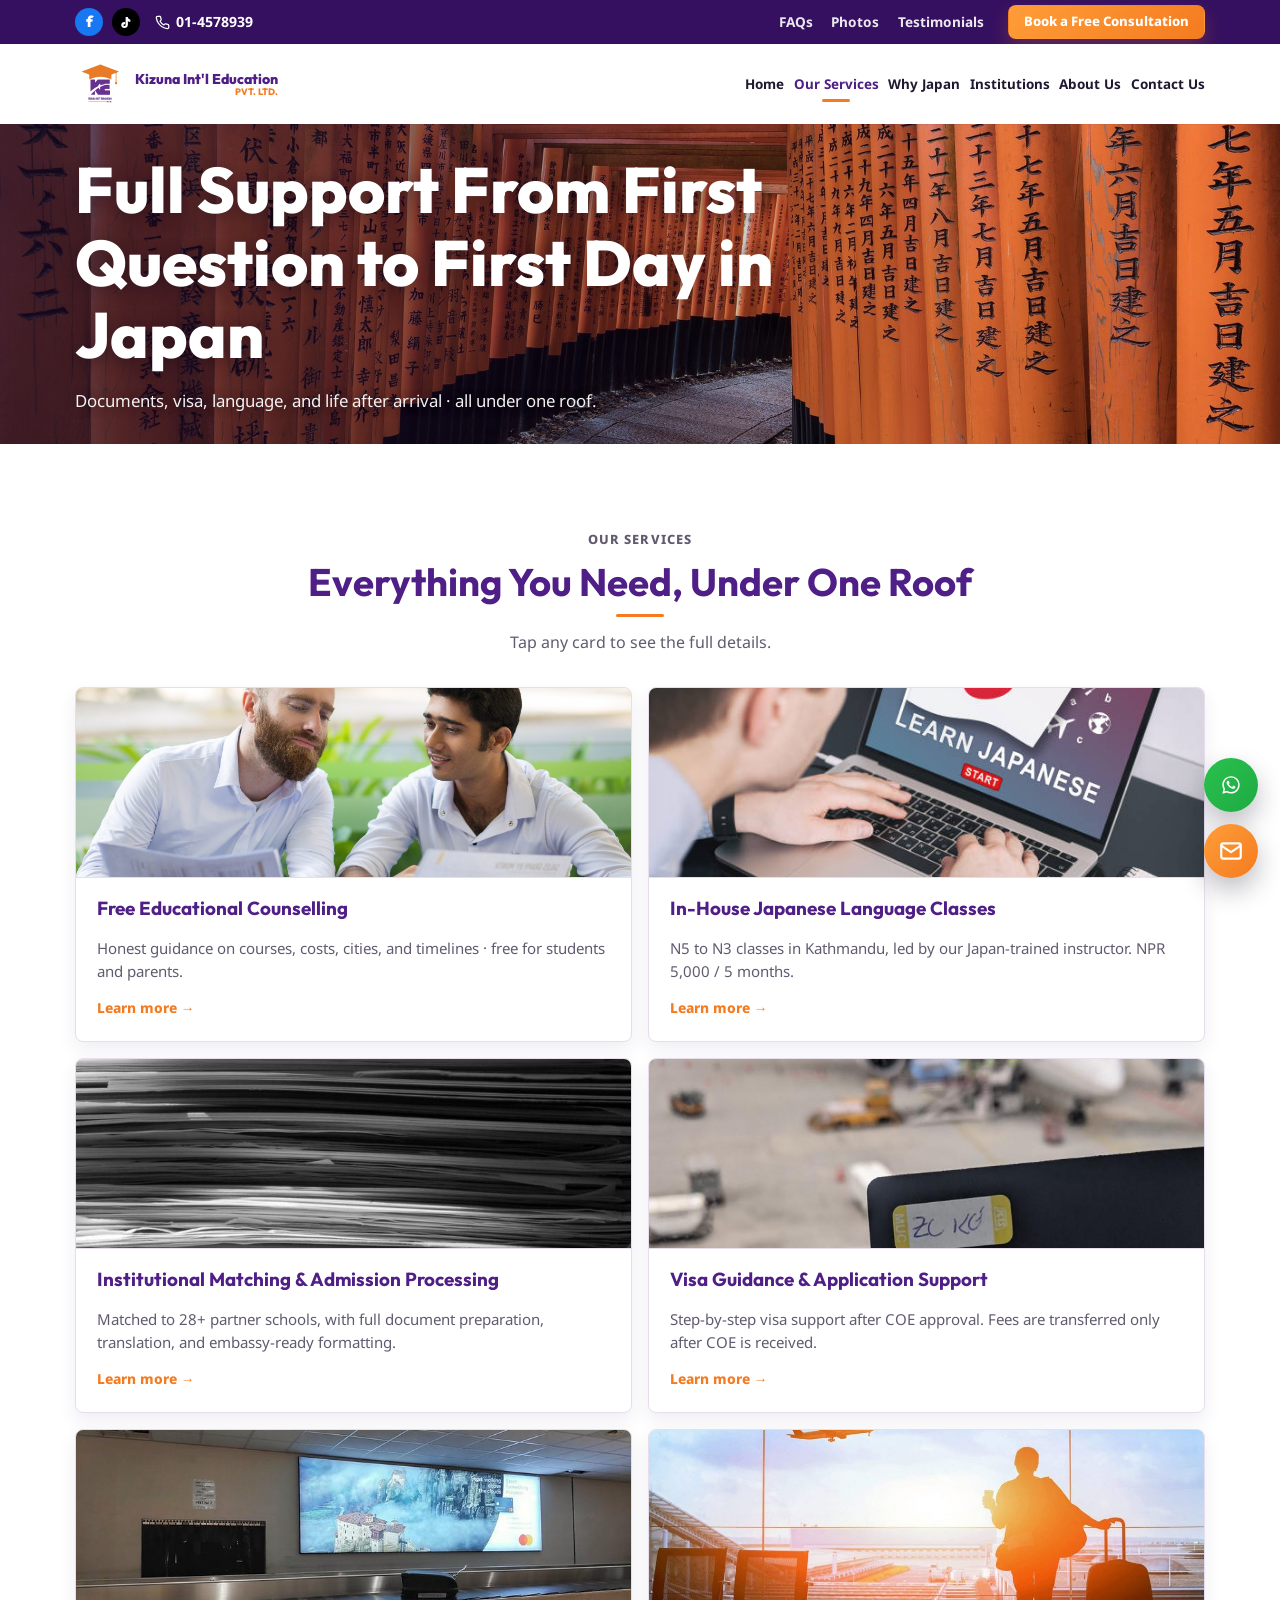
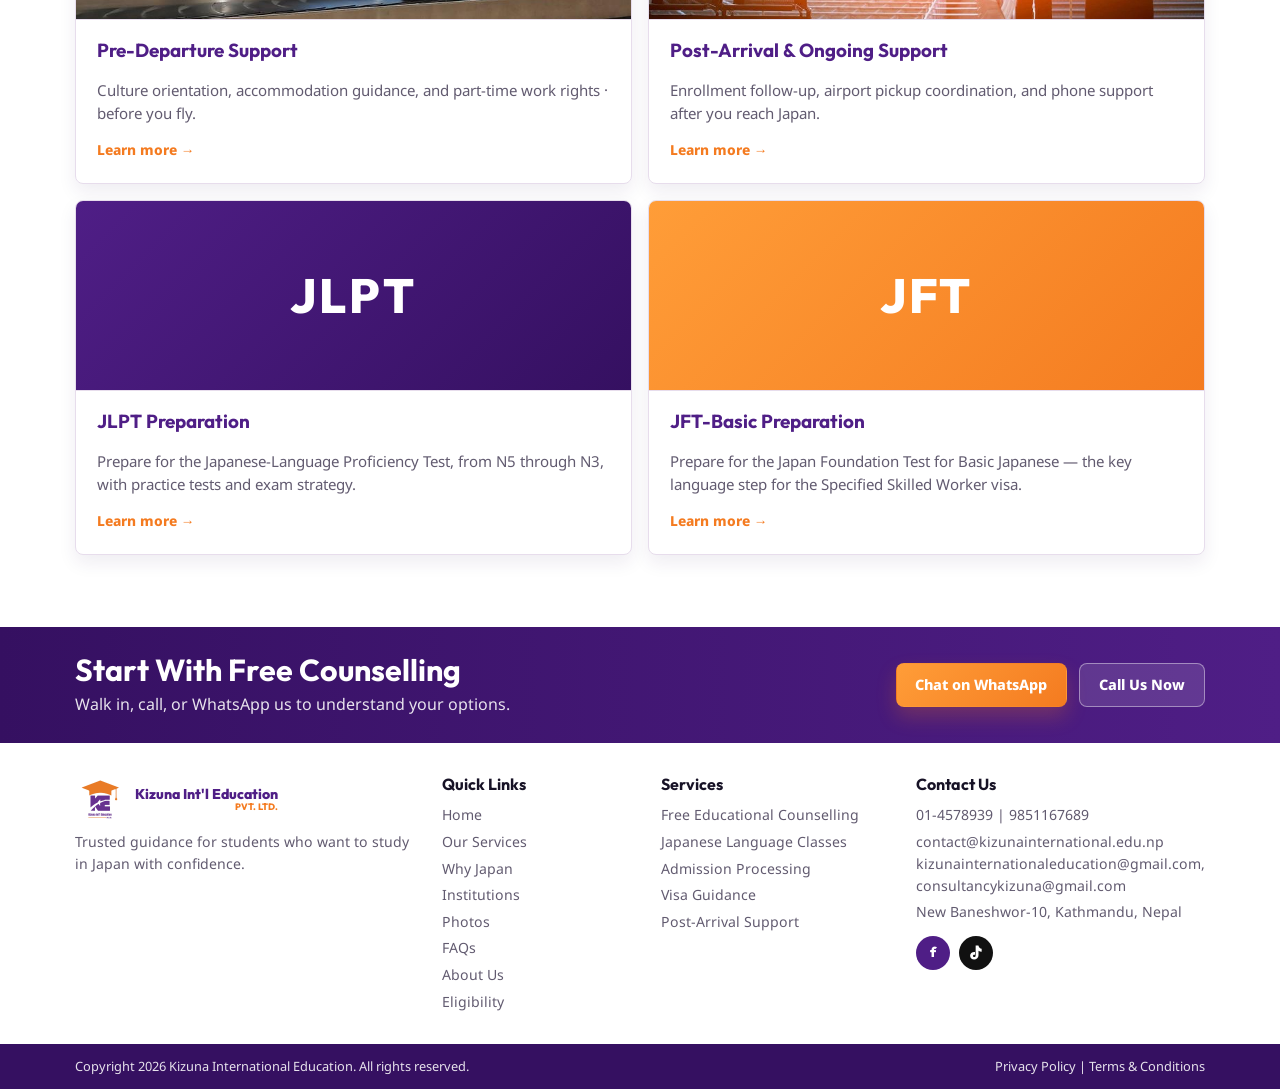
<file: services.html>
﻿<!DOCTYPE html>
<html lang="en">
  <head>
    <meta charset="UTF-8" />
    <meta name="viewport" content="width=device-width, initial-scale=1.0" />
    <title>Our Services | Kizuna International Education</title>
    <meta name="description" content="Full-circle Japan study support from free counselling and Japanese language classes to admission, visa, pre-departure, and post-arrival guidance." />
    <link rel="preconnect" href="https://fonts.googleapis.com" />
    <link rel="preconnect" href="https://fonts.gstatic.com" crossorigin />
    <link href="https://fonts.googleapis.com/css2?family=Noto+Sans:wght@400;500;600;700&family=Outfit:wght@400;500;600;700;800&display=swap" rel="stylesheet" />
    <link rel="stylesheet" href="css/style.css?v=4" />
    <link rel="icon" type="image/png" href="assets/logo/favicon.png" />
  </head>
  <body>
    <a class="skip-link" href="#main-content">Skip to content</a>
        <div class="top-bar">
      <div class="container top-bar-inner">
        <div class="top-bar-left">
          <a class="top-social top-facebook" href="https://www.facebook.com/kizunakathmandu" target="_blank" rel="noopener noreferrer" aria-label="Kizuna International Education on Facebook"><span aria-hidden="true">f</span></a>
          <a class="top-social top-tiktok" href="https://www.tiktok.com/@kizunaintl?_r=1&amp;_t=ZS-97N99hQVUxt" target="_blank" rel="noopener noreferrer" aria-label="Kizuna International Education on TikTok"><svg viewBox="0 0 24 24" aria-hidden="true" focusable="false"><path d="M15.7 3.2c.5 2.4 1.9 3.8 4.1 4.2v3.5a7.5 7.5 0 0 1-4-1.1v5.8c0 3.1-2.4 5.3-5.5 5.3-2.9 0-5.1-2-5.1-4.8 0-3.1 2.7-5.3 6.2-4.8v3.6c-1.3-.5-2.6.2-2.6 1.4 0 .9.7 1.5 1.6 1.5 1 0 1.8-.7 1.8-2V3.2h3.5Z" /></svg></a>
          <a class="top-phone" href="tel:014578939" aria-label="Call Kizuna at 01-4578939"><svg viewBox="0 0 24 24" fill="none" stroke="currentColor" stroke-width="2" stroke-linecap="round" stroke-linejoin="round" aria-hidden="true"><path d="M22 16.92v3a2 2 0 0 1-2.18 2 19.79 19.79 0 0 1-8.63-3.07 19.5 19.5 0 0 1-6-6 19.79 19.79 0 0 1-3.07-8.67A2 2 0 0 1 4.11 2h3a2 2 0 0 1 2 1.72c.13.96.36 1.9.7 2.81a2 2 0 0 1-.45 2.11L8.09 9.91a16 16 0 0 0 6 6l1.27-1.27a2 2 0 0 1 2.11-.45c.9.34 1.85.57 2.81.7A2 2 0 0 1 22 16.92z"/></svg><span>01-4578939</span></a>
        </div>
        <nav class="top-bar-right" aria-label="Utility navigation">
          <a href="faq.html" class="top-link">FAQs</a>
          <a href="photos.html" class="top-link">Photos</a>
          <a href="testimonials.html" class="top-link">Testimonials</a>
          <a href="https://wa.me/9779851167689" class="btn btn-primary top-cta">Book a Free Consultation</a>
        </nav>
      </div>
    </div>
    <header class="site-header">
      <div class="container nav-wrap">
        <a class="brand" href="index.html" aria-label="Kizuna International Education home"><img src="assets/logo/kizuna-logo.jpeg" alt="Kizuna International Education logo" /><span>Kizuna Int'l Education <small>PVT. LTD.</small></span></a>
        <button class="menu-toggle" id="menuToggle" aria-expanded="false" aria-controls="primaryNav" aria-label="Open navigation menu"><span></span><span></span><span></span></button>
        <nav class="primary-nav" id="primaryNav" aria-label="Primary navigation">
          <ul>
            <li><a href="index.html" class="nav-link">Home</a></li>
            <li><a href="services.html" class="nav-link active">Our Services</a></li>
            <li><a href="why-japan.html" class="nav-link">Why Japan</a></li>
            <li><a href="partners.html" class="nav-link">Institutions</a></li>
            <li><a href="about.html" class="nav-link">About Us</a></li>
            <li><a href="contact.html" class="nav-link">Contact Us</a></li>
            <li class="nav-mobile-only"><a href="faq.html" class="nav-link">FAQs</a></li>
            <li class="nav-mobile-only"><a href="photos.html" class="nav-link">Photos</a></li>
            <li class="nav-mobile-only"><a href="testimonials.html" class="nav-link">Testimonials</a></li>
          </ul>
          <a href="https://wa.me/9779851167689" class="btn btn-primary nav-cta nav-mobile-only">Book a Free Consultation</a>
        </nav>
      </div>
    </header>

    <main id="main-content">
      <section class="page-hero h-services">
        <div class="container" data-animate="fade-up">
          <h1>Full Support From First Question to First Day in Japan</h1>
          <p>Documents, visa, language, and life after arrival · all under one roof.</p>
        </div>
      </section>

      <section class="content-band section-pad">
        <div class="container">
          <div class="section-head center" data-animate="fade-up">
            <p class="eyebrow">Our Services</p>
            <h2>Everything You Need, Under One Roof</h2>
            <p>Tap any card to see the full details.</p>
          </div>
          <div class="content-grid two service-grid-clickable">
            <article class="detail-card service-detail service-clickable" data-service tabindex="0" role="button" aria-haspopup="dialog" aria-label="Free Educational Counselling — view details" data-animate="fade-up">
              <img class="service-img" src="assets/services/counselling.jpg" alt="Counsellor advising a student" loading="lazy" />
              <div class="service-body">
                <h3>Free Educational Counselling</h3>
                <p>Honest guidance on courses, costs, cities, and timelines · free for students and parents.</p>
                <span class="service-more-link">Learn more <span aria-hidden="true">&rarr;</span></span>
              </div>
              <template class="service-full">
                <span class="service-modal-eyebrow">Our Services</span>
                <h3>Free Educational Counselling</h3>
                <p>Choosing a country, a city, and a school is a big decision. Our counselling is completely free and honest &mdash; for students and parents alike.</p>
                <ul>
                  <li>A frank assessment of your academic background, budget, and goals</li>
                  <li>Realistic guidance on courses, costs, cities, and timelines</li>
                  <li>A clear comparison of Japan versus other destinations</li>
                  <li>A step-by-step plan with no pressure and no hidden fees</li>
                </ul>
                <p>We tell you what you need to hear, not what you want to hear.</p>
              </template>
            </article>

            <article class="detail-card service-detail service-clickable" data-service tabindex="0" role="button" aria-haspopup="dialog" aria-label="In-House Japanese Language Classes — view details" data-animate="fade-up">
              <img class="service-img" src="assets/services/language.jpg" alt="Japanese language classroom" loading="lazy" />
              <div class="service-body">
                <h3>In-House Japanese Language Classes</h3>
                <p>N5 to N3 classes in Kathmandu, led by our Japan-trained instructor. NPR 5,000 / 5 months.</p>
                <span class="service-more-link">Learn more <span aria-hidden="true">&rarr;</span></span>
              </div>
              <template class="service-full">
                <span class="service-modal-eyebrow">Our Services</span>
                <h3>In-House Japanese Language Classes</h3>
                <p>We prepare students from N5 to N3 right here in Kathmandu, led by our Japan-trained instructor with 20+ years of teaching experience.</p>
                <ul>
                  <li>Structured N5 &rarr; N3 curriculum covering reading, writing, listening, and speaking</li>
                  <li>Small batches with individual attention</li>
                  <li>JLPT and JFT exam preparation built into the course</li>
                  <li>Fee: NPR 5,000 for a 5-month course</li>
                </ul>
                <p>Strong language skills mean stronger applications &mdash; and an easier life after you arrive.</p>
              </template>
            </article>

            <article class="detail-card service-detail service-clickable" data-service tabindex="0" role="button" aria-haspopup="dialog" aria-label="Institutional Matching and Admission Processing — view details" data-animate="fade-up">
              <img class="service-img" src="assets/services/admission.jpg" alt="Admission documents being prepared" loading="lazy" />
              <div class="service-body">
                <h3>Institutional Matching &amp; Admission Processing</h3>
                <p>Matched to 28+ partner schools, with full document preparation, translation, and embassy-ready formatting.</p>
                <span class="service-more-link">Learn more <span aria-hidden="true">&rarr;</span></span>
              </div>
              <template class="service-full">
                <span class="service-modal-eyebrow">Our Services</span>
                <h3>Institutional Matching &amp; Admission Processing</h3>
                <p>We match you to the right school from our 28+ partner institutions across Japan, then handle the paperwork from start to finish.</p>
                <ul>
                  <li>School selection based on your goals, budget, and preferred location</li>
                  <li>Full document preparation, translation, and embassy-ready formatting</li>
                  <li>Direct coordination with Japanese admissions offices</li>
                  <li>Application tracking until your Certificate of Eligibility (COE) is issued</li>
                </ul>
                <p>Reputable schools only &mdash; quality over quantity.</p>
              </template>
            </article>

            <article class="detail-card service-detail service-clickable" data-service tabindex="0" role="button" aria-haspopup="dialog" aria-label="Visa Guidance and Application Support — view details" data-animate="fade-up">
              <img class="service-img" src="assets/services/visa.jpg" alt="Passport and visa documents" loading="lazy" />
              <div class="service-body">
                <h3>Visa Guidance &amp; Application Support</h3>
                <p>Step-by-step visa support after COE approval. Fees are transferred only after COE is received.</p>
                <span class="service-more-link">Learn more <span aria-hidden="true">&rarr;</span></span>
              </div>
              <template class="service-full">
                <span class="service-modal-eyebrow">Our Services</span>
                <h3>Visa Guidance &amp; Application Support</h3>
                <p>Once your COE is approved, we guide you through the student visa application, one step at a time.</p>
                <ul>
                  <li>A complete visa documentation checklist and thorough review</li>
                  <li>Guidance on financial documents and interview preparation</li>
                  <li>Fees transferred only after the COE is received &mdash; directly to the official receiver</li>
                  <li>Support with partial refunds if a visa is denied</li>
                </ul>
                <p>No upfront risk, and no surprises.</p>
              </template>
            </article>

            <article class="detail-card service-detail service-clickable" data-service tabindex="0" role="button" aria-haspopup="dialog" aria-label="Pre-Departure Support — view details" data-animate="fade-up">
              <img class="service-img" src="assets/services/predeparture.jpg" alt="Student preparing to travel to Japan" loading="lazy" />
              <div class="service-body">
                <h3>Pre-Departure Support</h3>
                <p>Culture orientation, accommodation guidance, and part-time work rights · before you fly.</p>
                <span class="service-more-link">Learn more <span aria-hidden="true">&rarr;</span></span>
              </div>
              <template class="service-full">
                <span class="service-modal-eyebrow">Our Services</span>
                <h3>Pre-Departure Support</h3>
                <p>Before you fly, we make sure you are genuinely ready for life in Japan.</p>
                <ul>
                  <li>Cultural orientation and everyday etiquette</li>
                  <li>Accommodation guidance and a practical packing list</li>
                  <li>Your rights around legal part-time work (up to 28 hours per week)</li>
                  <li>Banking, SIM cards, and first-week essentials</li>
                </ul>
                <p>You land prepared, not overwhelmed.</p>
              </template>
            </article>

            <article class="detail-card service-detail service-clickable" data-service tabindex="0" role="button" aria-haspopup="dialog" aria-label="Post-Arrival and Ongoing Support — view details" data-animate="fade-up">
              <img class="service-img" src="assets/services/postarrival.jpg" alt="Students settled in Japan" loading="lazy" />
              <div class="service-body">
                <h3>Post-Arrival &amp; Ongoing Support</h3>
                <p>Enrollment follow-up, airport pickup coordination, and phone support after you reach Japan.</p>
                <span class="service-more-link">Learn more <span aria-hidden="true">&rarr;</span></span>
              </div>
              <template class="service-full">
                <span class="service-modal-eyebrow">Our Services</span>
                <h3>Post-Arrival &amp; Ongoing Support</h3>
                <p>Our relationship does not end at the airport gate.</p>
                <ul>
                  <li>Enrollment follow-up with your school</li>
                  <li>Airport pickup coordination</li>
                  <li>Phone support after you reach Japan</li>
                  <li>Guidance on renewals, part-time work, and your next academic steps</li>
                </ul>
                <p>That is exactly what &ldquo;Kizuna&rdquo; &mdash; bond &mdash; means to us.</p>
              </template>
            </article>

            <article class="detail-card service-detail service-clickable" data-service tabindex="0" role="button" aria-haspopup="dialog" aria-label="JLPT Preparation — view details" data-animate="fade-up">
              <div class="service-badge service-badge--jlpt"><span>JLPT</span></div>
              <div class="service-body">
                <h3>JLPT Preparation</h3>
                <p>Prepare for the Japanese-Language Proficiency Test, from N5 through N3, with practice tests and exam strategy.</p>
                <span class="service-more-link">Learn more <span aria-hidden="true">&rarr;</span></span>
              </div>
              <template class="service-full">
                <span class="service-modal-eyebrow">Exam Preparation</span>
                <h3>JLPT Preparation</h3>
                <p>The <strong>Japanese-Language Proficiency Test (JLPT)</strong> is the world&rsquo;s most widely recognized measure of Japanese ability for non-native speakers.</p>
                <ul>
                  <li>Five levels, from <strong>N5</strong> (basic) to <strong>N1</strong> (advanced); most language schools accept N5/N4 for entry, while universities and employers often look for N2/N1</li>
                  <li>Tests vocabulary, grammar, reading, and listening</li>
                  <li>Held twice a year, typically in July and December</li>
                  <li>We prepare students from N5 to N3 in-house, with mock tests and exam strategy</li>
                </ul>
                <p>A JLPT certificate strengthens your admission and visa application &mdash; and opens doors to work in Japan.</p>
              </template>
            </article>

            <article class="detail-card service-detail service-clickable" data-service tabindex="0" role="button" aria-haspopup="dialog" aria-label="JFT-Basic Preparation — view details" data-animate="fade-up">
              <div class="service-badge service-badge--jft"><span>JFT</span></div>
              <div class="service-body">
                <h3>JFT-Basic Preparation</h3>
                <p>Prepare for the Japan Foundation Test for Basic Japanese &mdash; the key language step for the Specified Skilled Worker visa.</p>
                <span class="service-more-link">Learn more <span aria-hidden="true">&rarr;</span></span>
              </div>
              <template class="service-full">
                <span class="service-modal-eyebrow">Exam Preparation</span>
                <h3>JFT-Basic Preparation</h3>
                <p>The <strong>JFT-Basic (Japan Foundation Test for Basic Japanese)</strong> measures whether you have the basic Japanese needed for daily life &mdash; and is a key requirement for the <strong>Specified Skilled Worker (SSW)</strong> visa.</p>
                <ul>
                  <li>Assesses A2-level ability (CEFR): script &amp; vocabulary, conversation &amp; expression, listening, and reading comprehension</li>
                  <li>Computer-based test (CBT) offered several times a year in Nepal and across Asia</li>
                  <li>Widely used by employers hiring under Japan&rsquo;s SSW / Tokutei Ginou program</li>
                  <li>We guide students preparing for work-focused pathways to Japan</li>
                </ul>
                <p>The practical route for those aiming to work in Japan.</p>
              </template>
            </article>
          </div>
        </div>
      </section>

      <section class="cta-band">
        <div class="container cta-row">
          <div>
            <h2>Start With Free Counselling</h2>
            <p>Walk in, call, or WhatsApp us to understand your options.</p>
          </div>
          <div class="button-row">
            <a href="https://wa.me/9779851167689" class="btn btn-primary">Chat on WhatsApp</a>
            <a href="tel:014578939" class="btn btn-secondary light">Call Us Now</a>
          </div>
        </div>
      </section>
    </main>

    <div class="service-modal" id="serviceModal" role="dialog" aria-modal="true" aria-label="Service details" hidden>
      <div class="service-modal-backdrop" data-close></div>
      <div class="service-modal-panel" role="document">
        <button type="button" class="service-modal-close" data-close aria-label="Close">&times;</button>
        <div class="service-modal-content" id="serviceModalContent"></div>
      </div>
    </div>

    <div class="floating-contact" aria-label="Quick contact">
      <a class="fab fab-whatsapp" href="https://wa.me/9779851167689" target="_blank" rel="noopener noreferrer" aria-label="Contact us on WhatsApp">
        <svg viewBox="0 0 32 32" fill="currentColor" aria-hidden="true"><path d="M16.004 5.333c-5.887 0-10.667 4.78-10.667 10.667 0 1.88.494 3.71 1.43 5.32L5.333 26.667l5.49-1.44a10.62 10.62 0 0 0 5.18 1.32h.004c5.886 0 10.666-4.78 10.666-10.667 0-2.85-1.11-5.53-3.125-7.545a10.6 10.6 0 0 0-7.545-3.002zm0 19.2h-.003a8.84 8.84 0 0 1-4.503-1.233l-.323-.192-3.258.854.87-3.176-.21-.326a8.83 8.83 0 0 1-1.353-4.7c0-4.892 3.98-8.87 8.876-8.87a8.8 8.8 0 0 1 6.27 2.6 8.8 8.8 0 0 1 2.597 6.276c0 4.893-3.98 8.872-8.876 8.872zm4.867-6.64c-.267-.134-1.578-.778-1.823-.867-.244-.089-.422-.133-.6.134-.178.266-.689.866-.845 1.044-.155.178-.311.2-.578.067-.267-.134-1.126-.415-2.145-1.323-.793-.707-1.328-1.58-1.484-1.847-.155-.267-.016-.41.117-.544.12-.12.267-.31.4-.466.134-.156.178-.267.267-.445.089-.178.045-.334-.022-.467-.067-.134-.6-1.446-.822-1.98-.216-.52-.436-.45-.6-.458l-.511-.009c-.178 0-.467.067-.711.334-.245.266-.934.912-.934 2.224 0 1.311.956 2.578 1.09 2.756.133.178 1.88 2.872 4.556 4.027.636.275 1.133.439 1.52.561.639.203 1.22.174 1.68.106.512-.077 1.578-.645 1.8-1.267.222-.623.222-1.156.155-1.267-.066-.111-.244-.178-.511-.311z"/></svg>
        <span class="fab-label">WhatsApp</span>
      </a>
      <a class="fab fab-email" href="https://mail.google.com/mail/?view=cm&amp;fs=1&amp;to=contact@kizunainternational.edu.np&amp;su=Study%20in%20Japan%20Inquiry" target="_blank" rel="noopener noreferrer" aria-label="Email us on Gmail">
        <svg viewBox="0 0 24 24" fill="none" stroke="currentColor" stroke-width="2" stroke-linecap="round" stroke-linejoin="round" aria-hidden="true"><rect x="3" y="5" width="18" height="14" rx="2"/><path d="m3 7 9 6 9-6"/></svg>
        <span class="fab-label">Email Us</span>
      </a>
    </div>

    <footer class="site-footer">
      <div class="container footer-grid">
        <div><a class="brand footer-brand" href="index.html" aria-label="Kizuna home"><img src="assets/logo/kizuna-logo.jpeg" alt="Kizuna logo" /><span>Kizuna Int'l Education <small>PVT. LTD.</small></span></a><p>Trusted guidance for students who want to study in Japan with confidence.</p></div>
        <div><h3>Quick Links</h3><ul><li><a href="index.html">Home</a></li><li><a href="services.html">Our Services</a></li><li><a href="why-japan.html">Why Japan</a></li><li><a href="partners.html">Institutions</a></li><li><a href="photos.html">Photos</a></li><li><a href="faq.html">FAQs</a></li><li><a href="about.html">About Us</a></li><li><a href="eligibility.html">Eligibility</a></li></ul></div>
        <div><h3>Services</h3><ul><li>Free Educational Counselling</li><li>Japanese Language Classes</li><li>Admission Processing</li><li>Visa Guidance</li><li>Post-Arrival Support</li></ul></div>
        <div><h3>Contact Us</h3><ul><li>01-4578939 | 9851167689</li><li><a href="mailto:contact@kizunainternational.edu.np">contact@kizunainternational.edu.np</a><br /> kizunainternationaleducation@gmail.com,
consultancykizuna@gmail.com</li><li>New Baneshwor-10, Kathmandu, Nepal</li></ul><div class="social-row" aria-label="Social links"><a href="https://www.facebook.com/kizunakathmandu" target="_blank" rel="noopener noreferrer">f</a><a class="tiktok-footer" href="https://www.tiktok.com/@kizunaintl?_r=1&amp;_t=ZS-97N99hQVUxt" target="_blank" rel="noopener noreferrer" aria-label="Kizuna International Education on TikTok"><svg viewBox="0 0 24 24" aria-hidden="true" focusable="false"><path d="M15.7 3.2c.5 2.4 1.9 3.8 4.1 4.2v3.5a7.5 7.5 0 0 1-4-1.1v5.8c0 3.1-2.4 5.3-5.5 5.3-2.9 0-5.1-2-5.1-4.8 0-3.1 2.7-5.3 6.2-4.8v3.6c-1.3-.5-2.6.2-2.6 1.4 0 .9.7 1.5 1.6 1.5 1 0 1.8-.7 1.8-2V3.2h3.5Z" /></svg></a></div></div>
      </div>
      <div class="copyright"><div class="container copyright-row"><p>Copyright <span data-current-year>2026</span> Kizuna International Education. All rights reserved.</p><p>Privacy Policy | Terms &amp; Conditions</p></div></div>
    </footer>
    <script src="js/script.js"></script>
  </body>
</html>
</file>
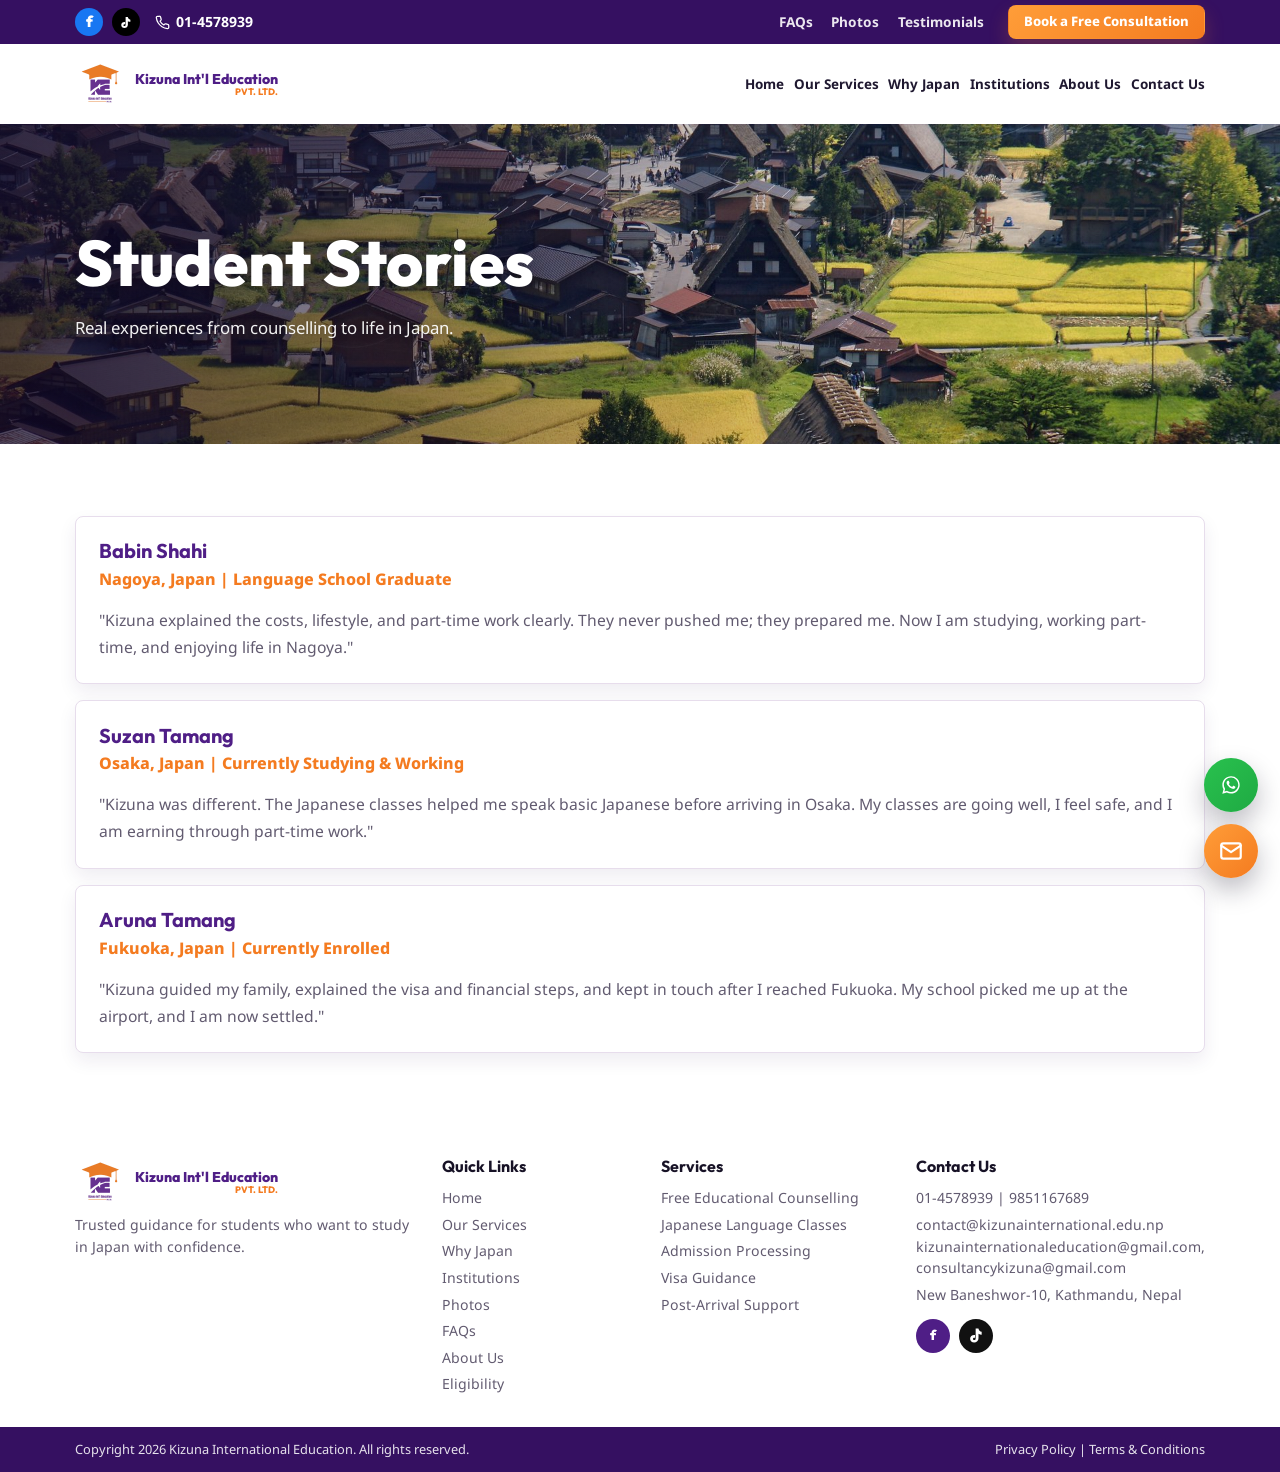
<file: stories.html>
﻿<!DOCTYPE html>
<html lang="en">
  <head>
    <meta charset="UTF-8" />
    <meta name="viewport" content="width=device-width, initial-scale=1.0" />
    <title>Student Stories | Kizuna International Education</title>
    <meta name="description" content="Read student stories from Kizuna students studying and working in Nagoya, Osaka, and Fukuoka, Japan." />
    <link rel="preconnect" href="https://fonts.googleapis.com" />
    <link rel="preconnect" href="https://fonts.gstatic.com" crossorigin />
    <link href="https://fonts.googleapis.com/css2?family=Noto+Sans:wght@400;500;600;700&family=Outfit:wght@400;500;600;700;800&display=swap" rel="stylesheet" />
    <link rel="stylesheet" href="css/style.css?v=4" />
    <link rel="icon" type="image/png" href="assets/logo/favicon.png" />
  </head>
  <body>
    <a class="skip-link" href="#main-content">Skip to content</a>
        <div class="top-bar">
      <div class="container top-bar-inner">
        <div class="top-bar-left">
          <a class="top-social top-facebook" href="https://www.facebook.com/kizunakathmandu" target="_blank" rel="noopener noreferrer" aria-label="Kizuna International Education on Facebook"><span aria-hidden="true">f</span></a>
          <a class="top-social top-tiktok" href="https://www.tiktok.com/@kizunaintl?_r=1&amp;_t=ZS-97N99hQVUxt" target="_blank" rel="noopener noreferrer" aria-label="Kizuna International Education on TikTok"><svg viewBox="0 0 24 24" aria-hidden="true" focusable="false"><path d="M15.7 3.2c.5 2.4 1.9 3.8 4.1 4.2v3.5a7.5 7.5 0 0 1-4-1.1v5.8c0 3.1-2.4 5.3-5.5 5.3-2.9 0-5.1-2-5.1-4.8 0-3.1 2.7-5.3 6.2-4.8v3.6c-1.3-.5-2.6.2-2.6 1.4 0 .9.7 1.5 1.6 1.5 1 0 1.8-.7 1.8-2V3.2h3.5Z" /></svg></a>
          <a class="top-phone" href="tel:014578939" aria-label="Call Kizuna at 01-4578939"><svg viewBox="0 0 24 24" fill="none" stroke="currentColor" stroke-width="2" stroke-linecap="round" stroke-linejoin="round" aria-hidden="true"><path d="M22 16.92v3a2 2 0 0 1-2.18 2 19.79 19.79 0 0 1-8.63-3.07 19.5 19.5 0 0 1-6-6 19.79 19.79 0 0 1-3.07-8.67A2 2 0 0 1 4.11 2h3a2 2 0 0 1 2 1.72c.13.96.36 1.9.7 2.81a2 2 0 0 1-.45 2.11L8.09 9.91a16 16 0 0 0 6 6l1.27-1.27a2 2 0 0 1 2.11-.45c.9.34 1.85.57 2.81.7A2 2 0 0 1 22 16.92z"/></svg><span>01-4578939</span></a>
        </div>
        <nav class="top-bar-right" aria-label="Utility navigation">
          <a href="faq.html" class="top-link">FAQs</a>
          <a href="photos.html" class="top-link">Photos</a>
          <a href="testimonials.html" class="top-link">Testimonials</a>
          <a href="https://wa.me/9779851167689" class="btn btn-primary top-cta">Book a Free Consultation</a>
        </nav>
      </div>
    </div>
    <header class="site-header">
      <div class="container nav-wrap">
        <a class="brand" href="index.html" aria-label="Kizuna International Education home"><img src="assets/logo/kizuna-logo.jpeg" alt="Kizuna International Education logo" /><span>Kizuna Int'l Education <small>PVT. LTD.</small></span></a>
        <button class="menu-toggle" id="menuToggle" aria-expanded="false" aria-controls="primaryNav" aria-label="Open navigation menu"><span></span><span></span><span></span></button>
        <nav class="primary-nav" id="primaryNav" aria-label="Primary navigation">
          <ul>
            <li><a href="index.html" class="nav-link">Home</a></li>
            <li><a href="services.html" class="nav-link">Our Services</a></li>
            <li><a href="why-japan.html" class="nav-link">Why Japan</a></li>
            <li><a href="partners.html" class="nav-link">Institutions</a></li>
            <li><a href="about.html" class="nav-link">About Us</a></li>
            <li><a href="contact.html" class="nav-link">Contact Us</a></li>
            <li class="nav-mobile-only"><a href="faq.html" class="nav-link">FAQs</a></li>
            <li class="nav-mobile-only"><a href="photos.html" class="nav-link">Photos</a></li>
            <li class="nav-mobile-only"><a href="testimonials.html" class="nav-link">Testimonials</a></li>
          </ul>
          <a href="https://wa.me/9779851167689" class="btn btn-primary nav-cta nav-mobile-only">Book a Free Consultation</a>
        </nav>
      </div>
    </header>
    <main id="main-content">
      <section class="page-hero h-stories">
        <div class="container" data-animate="fade-up">
          <h1>Student Stories</h1>
          <p>Real experiences from counselling to life in Japan.</p>
        </div>
      </section>
      <section class="content-band section-pad">
        <div class="container story-list">
          <article class="story-card featured-story" data-animate="fade-up">
            <h3>Babin Shahi</h3>
            <span>Nagoya, Japan | Language School Graduate</span>
            <p>"Kizuna explained the costs, lifestyle, and part-time work clearly. They never pushed me; they prepared me. Now I am studying, working part-time, and enjoying life in Nagoya."</p>
          </article>
          <article class="story-card featured-story" data-animate="fade-up">
            <h3>Suzan Tamang</h3>
            <span>Osaka, Japan | Currently Studying &amp; Working</span>
            <p>"Kizuna was different. The Japanese classes helped me speak basic Japanese before arriving in Osaka. My classes are going well, I feel safe, and I am earning through part-time work."</p>
          </article>
          <article class="story-card featured-story" data-animate="fade-up">
            <h3>Aruna Tamang</h3>
            <span>Fukuoka, Japan | Currently Enrolled</span>
            <p>"Kizuna guided my family, explained the visa and financial steps, and kept in touch after I reached Fukuoka. My school picked me up at the airport, and I am now settled."</p>
          </article>
        </div>
      </section>
    </main>

    <div class="floating-contact" aria-label="Quick contact">
      <a class="fab fab-whatsapp" href="https://wa.me/9779851167689" target="_blank" rel="noopener noreferrer" aria-label="Contact us on WhatsApp">
        <svg viewBox="0 0 32 32" fill="currentColor" aria-hidden="true"><path d="M16.004 5.333c-5.887 0-10.667 4.78-10.667 10.667 0 1.88.494 3.71 1.43 5.32L5.333 26.667l5.49-1.44a10.62 10.62 0 0 0 5.18 1.32h.004c5.886 0 10.666-4.78 10.666-10.667 0-2.85-1.11-5.53-3.125-7.545a10.6 10.6 0 0 0-7.545-3.002zm0 19.2h-.003a8.84 8.84 0 0 1-4.503-1.233l-.323-.192-3.258.854.87-3.176-.21-.326a8.83 8.83 0 0 1-1.353-4.7c0-4.892 3.98-8.87 8.876-8.87a8.8 8.8 0 0 1 6.27 2.6 8.8 8.8 0 0 1 2.597 6.276c0 4.893-3.98 8.872-8.876 8.872zm4.867-6.64c-.267-.134-1.578-.778-1.823-.867-.244-.089-.422-.133-.6.134-.178.266-.689.866-.845 1.044-.155.178-.311.2-.578.067-.267-.134-1.126-.415-2.145-1.323-.793-.707-1.328-1.58-1.484-1.847-.155-.267-.016-.41.117-.544.12-.12.267-.31.4-.466.134-.156.178-.267.267-.445.089-.178.045-.334-.022-.467-.067-.134-.6-1.446-.822-1.98-.216-.52-.436-.45-.6-.458l-.511-.009c-.178 0-.467.067-.711.334-.245.266-.934.912-.934 2.224 0 1.311.956 2.578 1.09 2.756.133.178 1.88 2.872 4.556 4.027.636.275 1.133.439 1.52.561.639.203 1.22.174 1.68.106.512-.077 1.578-.645 1.8-1.267.222-.623.222-1.156.155-1.267-.066-.111-.244-.178-.511-.311z"/></svg>
        <span class="fab-label">WhatsApp</span>
      </a>
      <a class="fab fab-email" href="https://mail.google.com/mail/?view=cm&amp;fs=1&amp;to=contact@kizunainternational.edu.np&amp;su=Study%20in%20Japan%20Inquiry" target="_blank" rel="noopener noreferrer" aria-label="Email us on Gmail">
        <svg viewBox="0 0 24 24" fill="none" stroke="currentColor" stroke-width="2" stroke-linecap="round" stroke-linejoin="round" aria-hidden="true"><rect x="3" y="5" width="18" height="14" rx="2"/><path d="m3 7 9 6 9-6"/></svg>
        <span class="fab-label">Email Us</span>
      </a>
    </div>

    <footer class="site-footer">
      <div class="container footer-grid">
        <div><a class="brand footer-brand" href="index.html" aria-label="Kizuna home"><img src="assets/logo/kizuna-logo.jpeg" alt="Kizuna logo" /><span>Kizuna Int'l Education <small>PVT. LTD.</small></span></a><p>Trusted guidance for students who want to study in Japan with confidence.</p></div>
        <div><h3>Quick Links</h3><ul><li><a href="index.html">Home</a></li><li><a href="services.html">Our Services</a></li><li><a href="why-japan.html">Why Japan</a></li><li><a href="partners.html">Institutions</a></li><li><a href="photos.html">Photos</a></li><li><a href="faq.html">FAQs</a></li><li><a href="about.html">About Us</a></li><li><a href="eligibility.html">Eligibility</a></li></ul></div>
        <div><h3>Services</h3><ul><li>Free Educational Counselling</li><li>Japanese Language Classes</li><li>Admission Processing</li><li>Visa Guidance</li><li>Post-Arrival Support</li></ul></div>
        <div><h3>Contact Us</h3><ul><li>01-4578939 | 9851167689</li><li><a href="mailto:contact@kizunainternational.edu.np">contact@kizunainternational.edu.np</a><br /> kizunainternationaleducation@gmail.com,
consultancykizuna@gmail.com</li><li>New Baneshwor-10, Kathmandu, Nepal</li></ul><div class="social-row" aria-label="Social links"><a href="https://www.facebook.com/kizunakathmandu" target="_blank" rel="noopener noreferrer">f</a><a class="tiktok-footer" href="https://www.tiktok.com/@kizunaintl?_r=1&amp;_t=ZS-97N99hQVUxt" target="_blank" rel="noopener noreferrer" aria-label="Kizuna International Education on TikTok"><svg viewBox="0 0 24 24" aria-hidden="true" focusable="false"><path d="M15.7 3.2c.5 2.4 1.9 3.8 4.1 4.2v3.5a7.5 7.5 0 0 1-4-1.1v5.8c0 3.1-2.4 5.3-5.5 5.3-2.9 0-5.1-2-5.1-4.8 0-3.1 2.7-5.3 6.2-4.8v3.6c-1.3-.5-2.6.2-2.6 1.4 0 .9.7 1.5 1.6 1.5 1 0 1.8-.7 1.8-2V3.2h3.5Z" /></svg></a></div></div>
      </div>
      <div class="copyright"><div class="container copyright-row"><p>Copyright <span data-current-year>2026</span> Kizuna International Education. All rights reserved.</p><p>Privacy Policy | Terms &amp; Conditions</p></div></div>
    </footer>
    <script src="js/script.js"></script>
  </body>
</html>
</file>
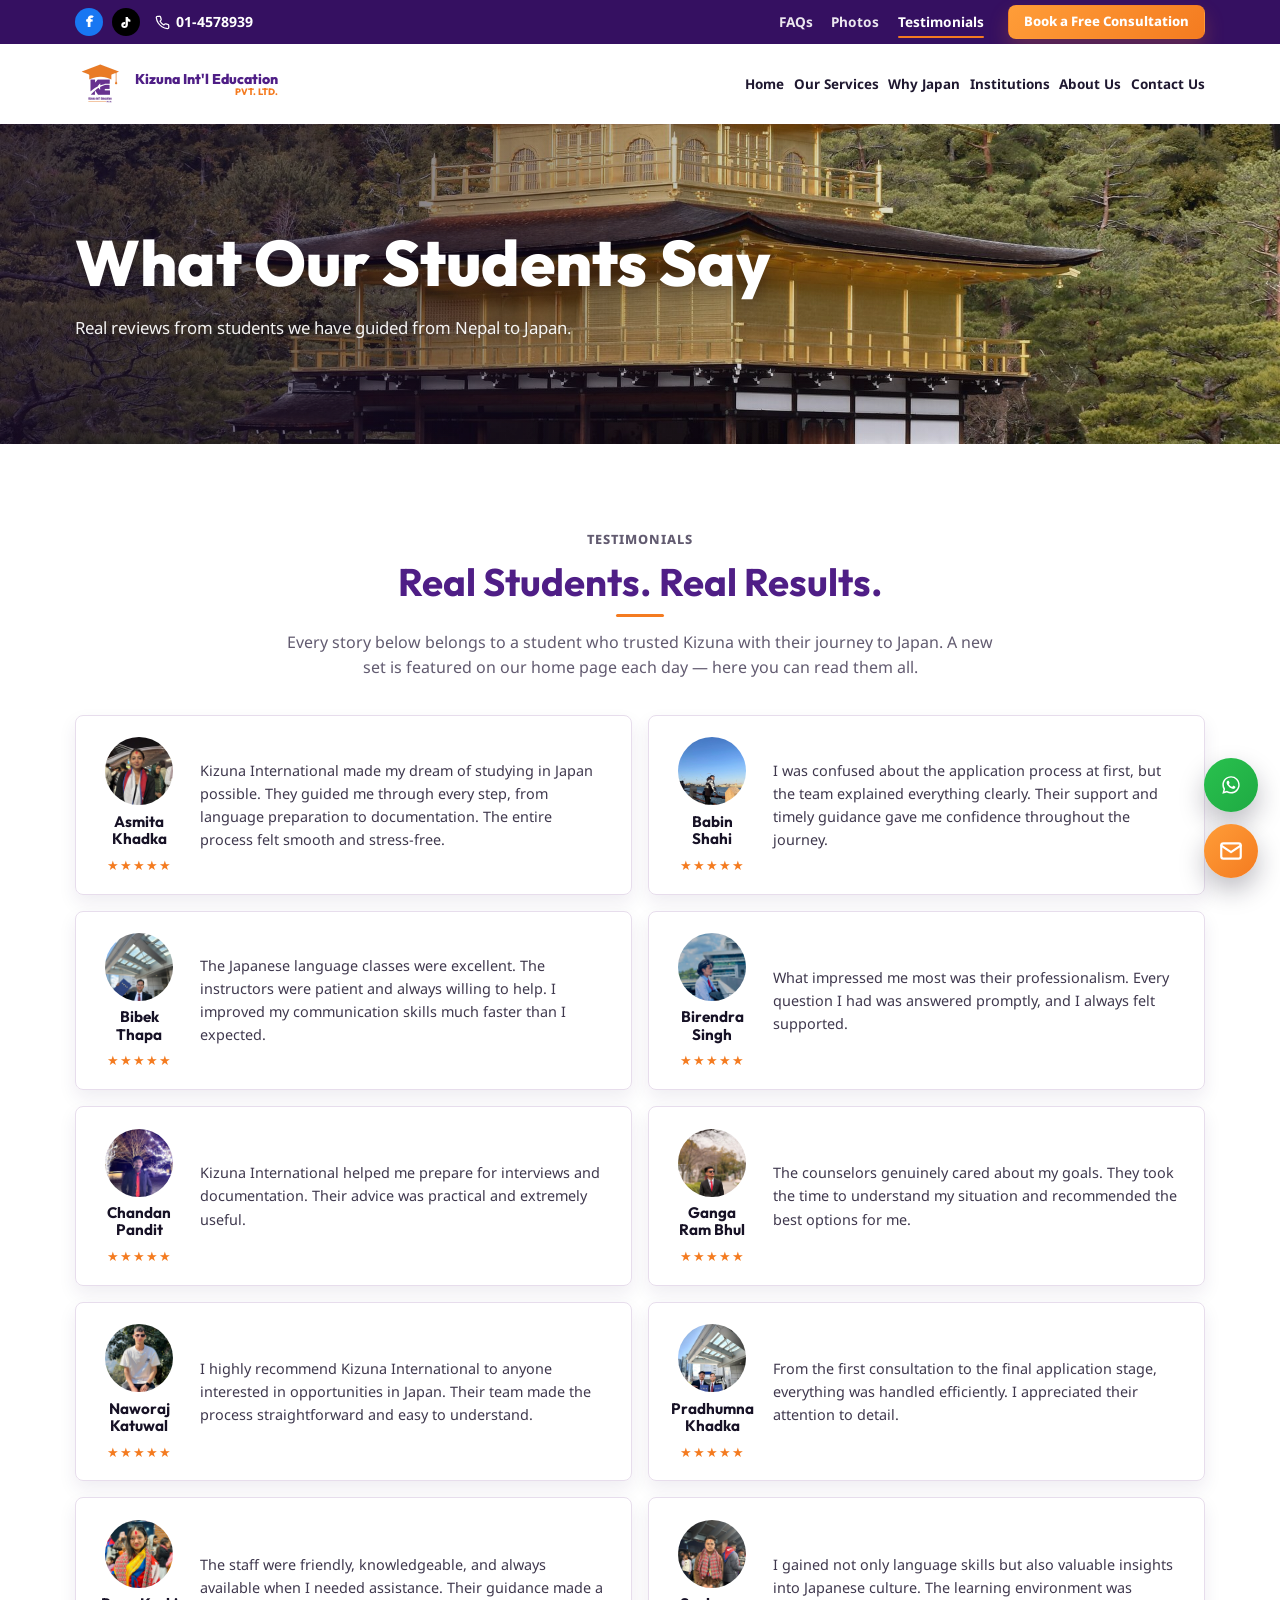
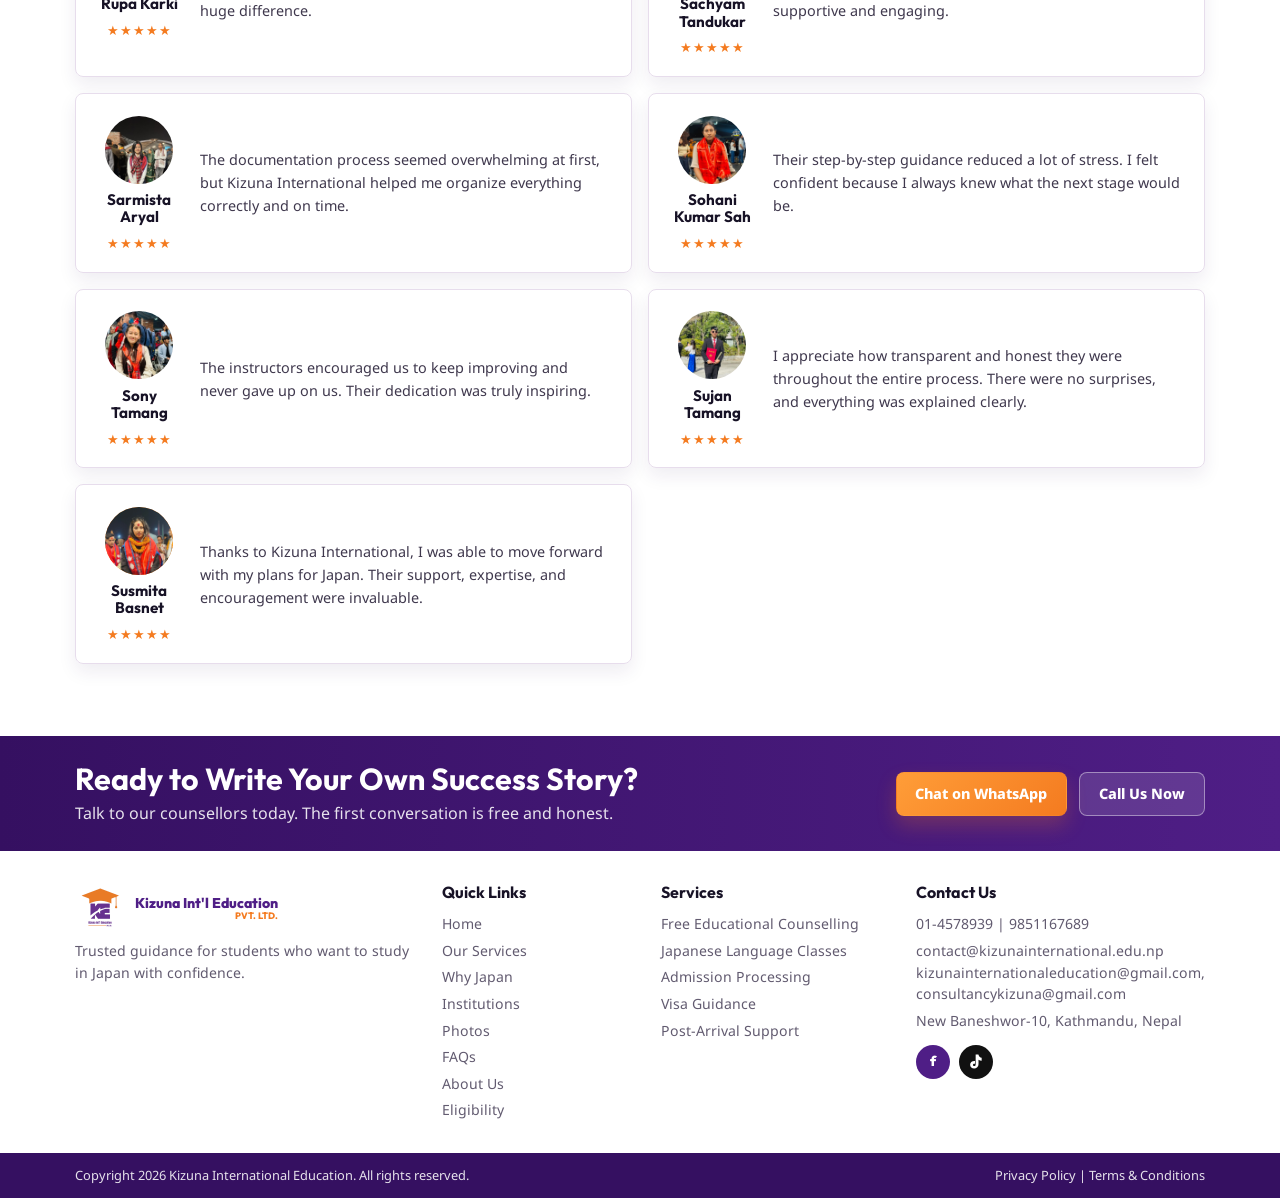
<file: testimonials.html>
<!DOCTYPE html>
<html lang="en">
  <head>
    <meta charset="UTF-8" />
    <meta name="viewport" content="width=device-width, initial-scale=1.0" />
    <title>Testimonials | Kizuna International Education</title>
    <meta name="description" content="Read what Kizuna International Education students say about their journey to study in Japan — real reviews on counselling, language classes, documentation, and visa support." />
    <link rel="preconnect" href="https://fonts.googleapis.com" />
    <link rel="preconnect" href="https://fonts.gstatic.com" crossorigin />
    <link href="https://fonts.googleapis.com/css2?family=Noto+Sans:wght@400;500;600;700&family=Outfit:wght@400;500;600;700;800&display=swap" rel="stylesheet" />
    <link rel="stylesheet" href="css/style.css?v=4" />
    <link rel="icon" type="image/png" href="assets/logo/favicon.png" />
  </head>
  <body>
    <a class="skip-link" href="#main-content">Skip to content</a>
    <div class="top-bar">
      <div class="container top-bar-inner">
        <div class="top-bar-left">
          <a class="top-social top-facebook" href="https://www.facebook.com/kizunakathmandu" target="_blank" rel="noopener noreferrer" aria-label="Kizuna International Education on Facebook"><span aria-hidden="true">f</span></a>
          <a class="top-social top-tiktok" href="https://www.tiktok.com/@kizunaintl?_r=1&amp;_t=ZS-97N99hQVUxt" target="_blank" rel="noopener noreferrer" aria-label="Kizuna International Education on TikTok"><svg viewBox="0 0 24 24" aria-hidden="true" focusable="false"><path d="M15.7 3.2c.5 2.4 1.9 3.8 4.1 4.2v3.5a7.5 7.5 0 0 1-4-1.1v5.8c0 3.1-2.4 5.3-5.5 5.3-2.9 0-5.1-2-5.1-4.8 0-3.1 2.7-5.3 6.2-4.8v3.6c-1.3-.5-2.6.2-2.6 1.4 0 .9.7 1.5 1.6 1.5 1 0 1.8-.7 1.8-2V3.2h3.5Z" /></svg></a>
          <a class="top-phone" href="tel:014578939" aria-label="Call Kizuna at 01-4578939"><svg viewBox="0 0 24 24" fill="none" stroke="currentColor" stroke-width="2" stroke-linecap="round" stroke-linejoin="round" aria-hidden="true"><path d="M22 16.92v3a2 2 0 0 1-2.18 2 19.79 19.79 0 0 1-8.63-3.07 19.5 19.5 0 0 1-6-6 19.79 19.79 0 0 1-3.07-8.67A2 2 0 0 1 4.11 2h3a2 2 0 0 1 2 1.72c.13.96.36 1.9.7 2.81a2 2 0 0 1-.45 2.11L8.09 9.91a16 16 0 0 0 6 6l1.27-1.27a2 2 0 0 1 2.11-.45c.9.34 1.85.57 2.81.7A2 2 0 0 1 22 16.92z"/></svg><span>01-4578939</span></a>
        </div>
        <nav class="top-bar-right" aria-label="Utility navigation">
          <a href="faq.html" class="top-link">FAQs</a>
          <a href="photos.html" class="top-link">Photos</a>
          <a href="testimonials.html" class="top-link active">Testimonials</a>
          <a href="https://wa.me/9779851167689" class="btn btn-primary top-cta">Book a Free Consultation</a>
        </nav>
      </div>
    </div>
    <header class="site-header">
      <div class="container nav-wrap">
        <a class="brand" href="index.html" aria-label="Kizuna International Education home"><img src="assets/logo/kizuna-logo.jpeg" alt="Kizuna International Education logo" /><span>Kizuna Int'l Education <small>PVT. LTD.</small></span></a>
        <button class="menu-toggle" id="menuToggle" aria-expanded="false" aria-controls="primaryNav" aria-label="Open navigation menu"><span></span><span></span><span></span></button>
        <nav class="primary-nav" id="primaryNav" aria-label="Primary navigation">
          <ul>
            <li><a href="index.html" class="nav-link">Home</a></li>
            <li><a href="services.html" class="nav-link">Our Services</a></li>
            <li><a href="why-japan.html" class="nav-link">Why Japan</a></li>
            <li><a href="partners.html" class="nav-link">Institutions</a></li>
            <li><a href="about.html" class="nav-link">About Us</a></li>
            <li><a href="contact.html" class="nav-link">Contact Us</a></li>
            <li class="nav-mobile-only"><a href="faq.html" class="nav-link">FAQs</a></li>
            <li class="nav-mobile-only"><a href="photos.html" class="nav-link">Photos</a></li>
            <li class="nav-mobile-only"><a href="testimonials.html" class="nav-link active">Testimonials</a></li>
          </ul>
          <a href="https://wa.me/9779851167689" class="btn btn-primary nav-cta nav-mobile-only">Book a Free Consultation</a>
        </nav>
      </div>
    </header>

    <main id="main-content">
      <section class="page-hero h-about">
        <div class="container" data-animate="fade-up">
          <h1>What Our Students Say</h1>
          <p>Real reviews from students we have guided from Nepal to Japan.</p>
        </div>
      </section>

      <section class="content-band section-pad">
        <div class="container">
          <div class="section-head center" data-animate="fade-up">
            <p class="eyebrow">Testimonials</p>
            <h2>Real Students. Real Results.</h2>
            <p>Every story below belongs to a student who trusted Kizuna with their journey to Japan. A new set is featured on our home page each day &mdash; here you can read them all.</p>
          </div>

          <div class="reviews-grid" data-all-testimonials data-animate="fade-up">
            <!-- Reviews are rendered here from the shared testimonial data in js/script.js -->
          </div>
        </div>
      </section>

      <section class="cta-band">
        <div class="container cta-row">
          <div>
            <h2>Ready to Write Your Own Success Story?</h2>
            <p>Talk to our counsellors today. The first conversation is free and honest.</p>
          </div>
          <div class="button-row">
            <a href="https://wa.me/9779851167689" class="btn btn-primary">Chat on WhatsApp</a>
            <a href="tel:014578939" class="btn btn-secondary light">Call Us Now</a>
          </div>
        </div>
      </section>
    </main>

    <div class="floating-contact" aria-label="Quick contact">
      <a class="fab fab-whatsapp" href="https://wa.me/9779851167689" target="_blank" rel="noopener noreferrer" aria-label="Contact us on WhatsApp">
        <svg viewBox="0 0 32 32" fill="currentColor" aria-hidden="true"><path d="M16.004 5.333c-5.887 0-10.667 4.78-10.667 10.667 0 1.88.494 3.71 1.43 5.32L5.333 26.667l5.49-1.44a10.62 10.62 0 0 0 5.18 1.32h.004c5.886 0 10.666-4.78 10.666-10.667 0-2.85-1.11-5.53-3.125-7.545a10.6 10.6 0 0 0-7.545-3.002zm0 19.2h-.003a8.84 8.84 0 0 1-4.503-1.233l-.323-.192-3.258.854.87-3.176-.21-.326a8.83 8.83 0 0 1-1.353-4.7c0-4.892 3.98-8.87 8.876-8.87a8.8 8.8 0 0 1 6.27 2.6 8.8 8.8 0 0 1 2.597 6.276c0 4.893-3.98 8.872-8.876 8.872zm4.867-6.64c-.267-.134-1.578-.778-1.823-.867-.244-.089-.422-.133-.6.134-.178.266-.689.866-.845 1.044-.155.178-.311.2-.578.067-.267-.134-1.126-.415-2.145-1.323-.793-.707-1.328-1.58-1.484-1.847-.155-.267-.016-.41.117-.544.12-.12.267-.31.4-.466.134-.156.178-.267.267-.445.089-.178.045-.334-.022-.467-.067-.134-.6-1.446-.822-1.98-.216-.52-.436-.45-.6-.458l-.511-.009c-.178 0-.467.067-.711.334-.245.266-.934.912-.934 2.224 0 1.311.956 2.578 1.09 2.756.133.178 1.88 2.872 4.556 4.027.636.275 1.133.439 1.52.561.639.203 1.22.174 1.68.106.512-.077 1.578-.645 1.8-1.267.222-.623.222-1.156.155-1.267-.066-.111-.244-.178-.511-.311z"/></svg>
        <span class="fab-label">WhatsApp</span>
      </a>
      <a class="fab fab-email" href="https://mail.google.com/mail/?view=cm&amp;fs=1&amp;to=contact@kizunainternational.edu.np&amp;su=Study%20in%20Japan%20Inquiry" target="_blank" rel="noopener noreferrer" aria-label="Email us on Gmail">
        <svg viewBox="0 0 24 24" fill="none" stroke="currentColor" stroke-width="2" stroke-linecap="round" stroke-linejoin="round" aria-hidden="true"><rect x="3" y="5" width="18" height="14" rx="2"/><path d="m3 7 9 6 9-6"/></svg>
        <span class="fab-label">Email Us</span>
      </a>
    </div>

    <footer class="site-footer">
      <div class="container footer-grid">
        <div><a class="brand footer-brand" href="index.html" aria-label="Kizuna home"><img src="assets/logo/kizuna-logo.jpeg" alt="Kizuna logo" /><span>Kizuna Int'l Education <small>PVT. LTD.</small></span></a><p>Trusted guidance for students who want to study in Japan with confidence.</p></div>
        <div><h3>Quick Links</h3><ul><li><a href="index.html">Home</a></li><li><a href="services.html">Our Services</a></li><li><a href="why-japan.html">Why Japan</a></li><li><a href="partners.html">Institutions</a></li><li><a href="photos.html">Photos</a></li><li><a href="faq.html">FAQs</a></li><li><a href="about.html">About Us</a></li><li><a href="eligibility.html">Eligibility</a></li></ul></div>
        <div><h3>Services</h3><ul><li>Free Educational Counselling</li><li>Japanese Language Classes</li><li>Admission Processing</li><li>Visa Guidance</li><li>Post-Arrival Support</li></ul></div>
        <div><h3>Contact Us</h3><ul><li>01-4578939 | 9851167689</li><li><a href="mailto:contact@kizunainternational.edu.np">contact@kizunainternational.edu.np</a><br /> kizunainternationaleducation@gmail.com,
consultancykizuna@gmail.com</li><li>New Baneshwor-10, Kathmandu, Nepal</li></ul><div class="social-row" aria-label="Social links"><a href="https://www.facebook.com/kizunakathmandu" target="_blank" rel="noopener noreferrer">f</a><a class="tiktok-footer" href="https://www.tiktok.com/@kizunaintl?_r=1&amp;_t=ZS-97N99hQVUxt" target="_blank" rel="noopener noreferrer" aria-label="Kizuna International Education on TikTok"><svg viewBox="0 0 24 24" aria-hidden="true" focusable="false"><path d="M15.7 3.2c.5 2.4 1.9 3.8 4.1 4.2v3.5a7.5 7.5 0 0 1-4-1.1v5.8c0 3.1-2.4 5.3-5.5 5.3-2.9 0-5.1-2-5.1-4.8 0-3.1 2.7-5.3 6.2-4.8v3.6c-1.3-.5-2.6.2-2.6 1.4 0 .9.7 1.5 1.6 1.5 1 0 1.8-.7 1.8-2V3.2h3.5Z" /></svg></a></div></div>
      </div>
      <div class="copyright"><div class="container copyright-row"><p>Copyright <span data-current-year>2026</span> Kizuna International Education. All rights reserved.</p><p>Privacy Policy | Terms &amp; Conditions</p></div></div>
    </footer>
    <script src="js/script.js"></script>
  </body>
</html>
</file>
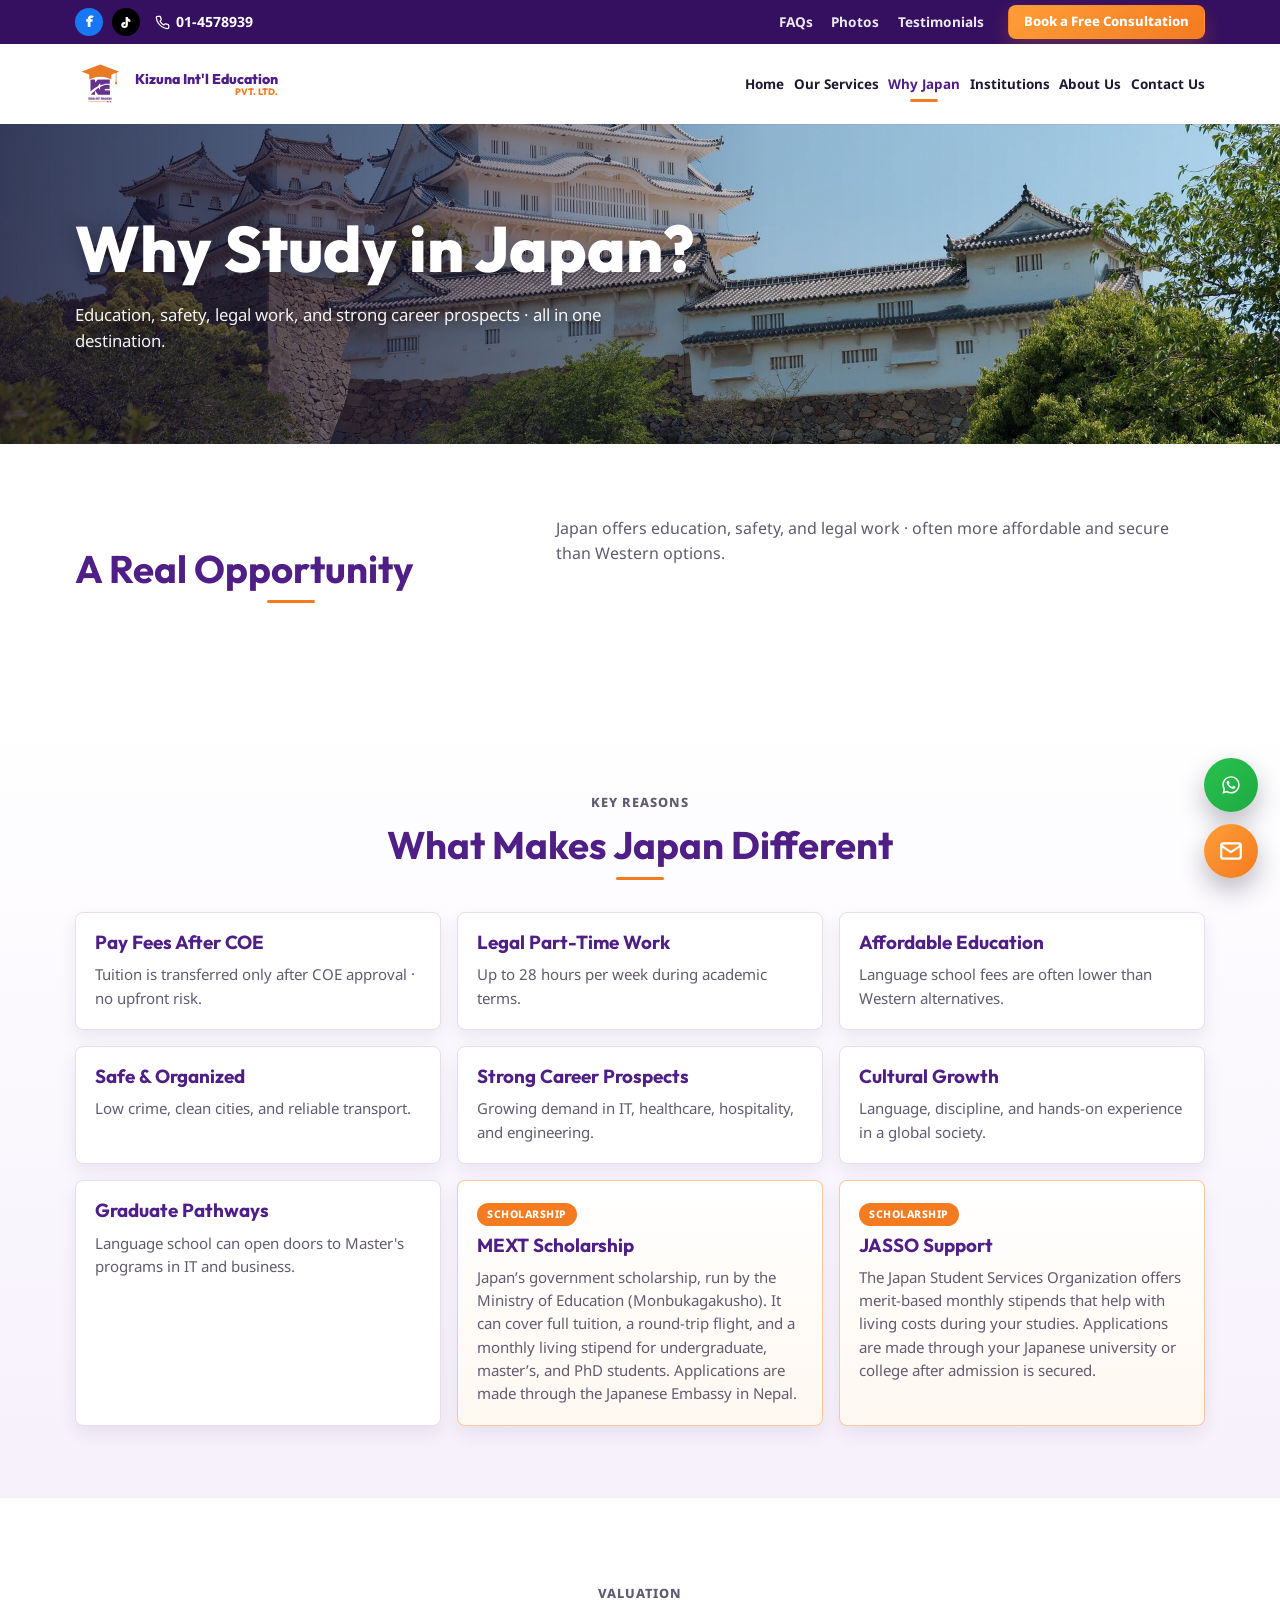
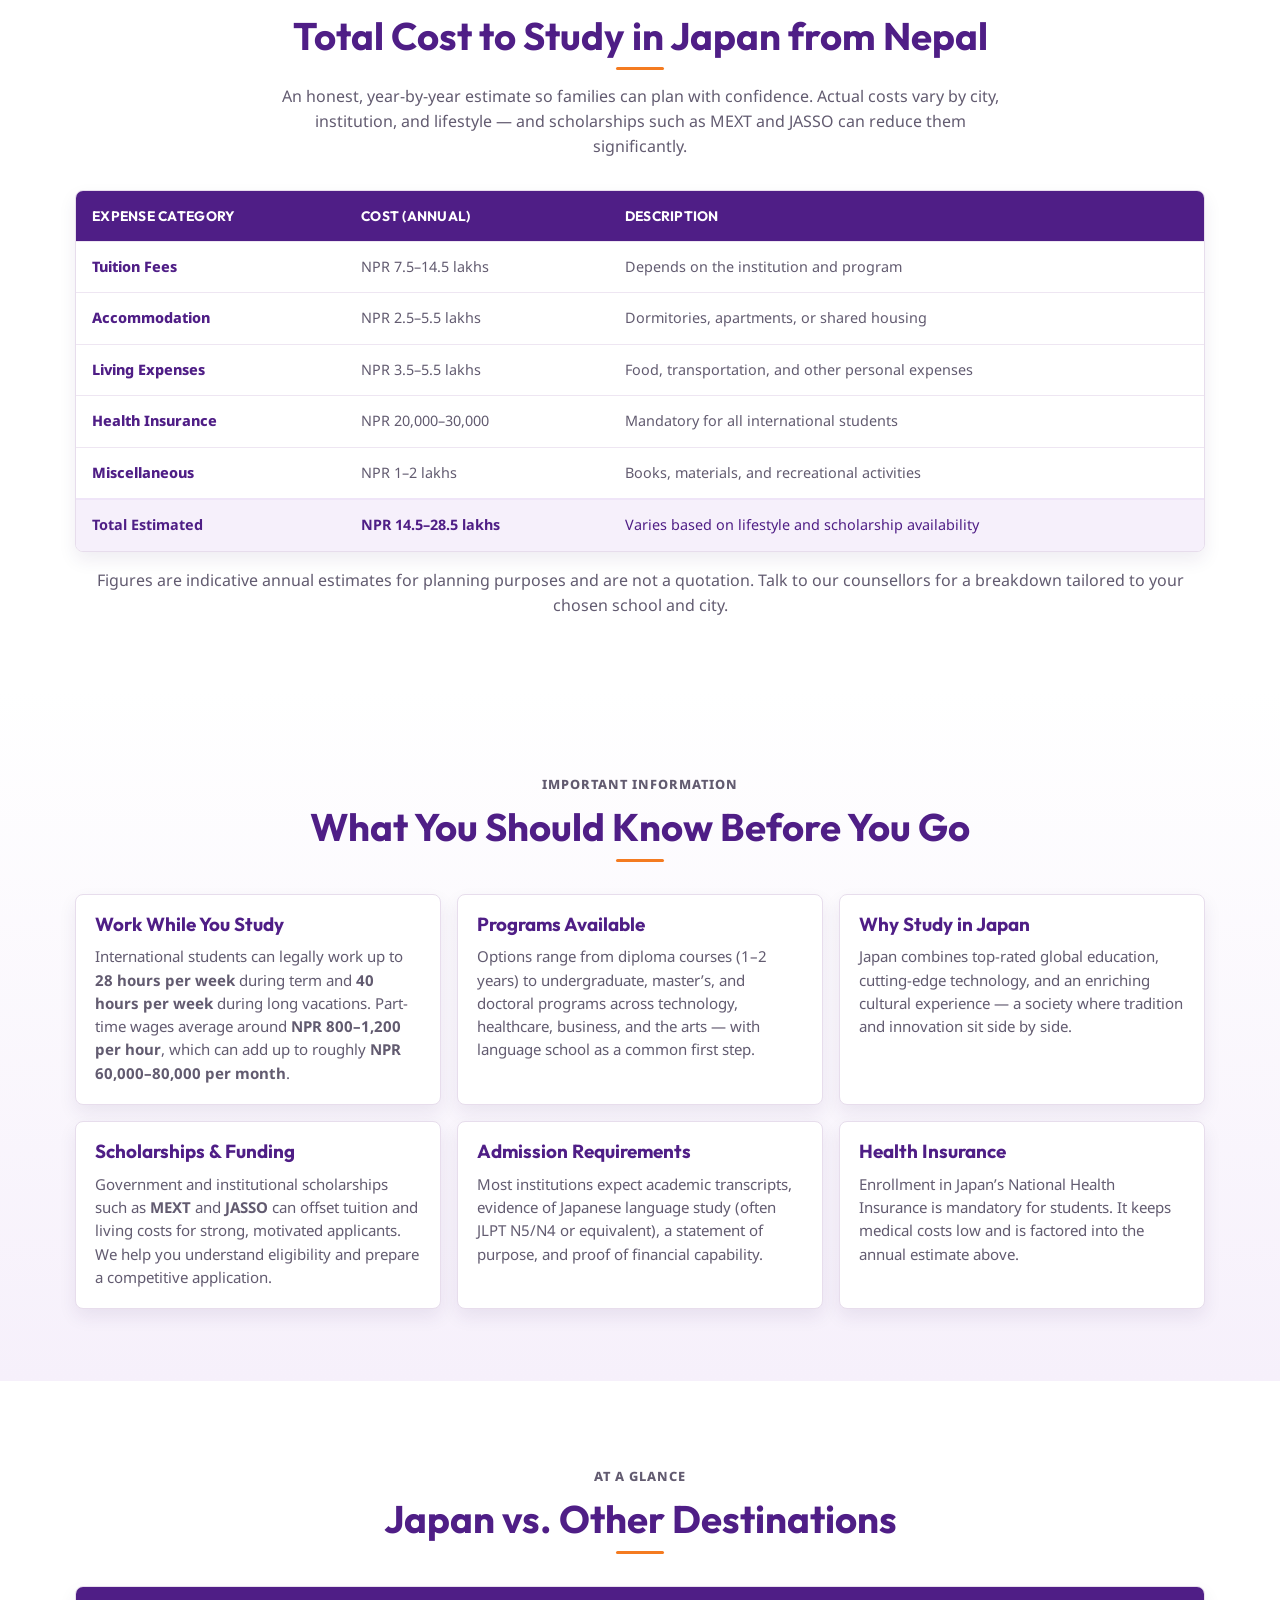
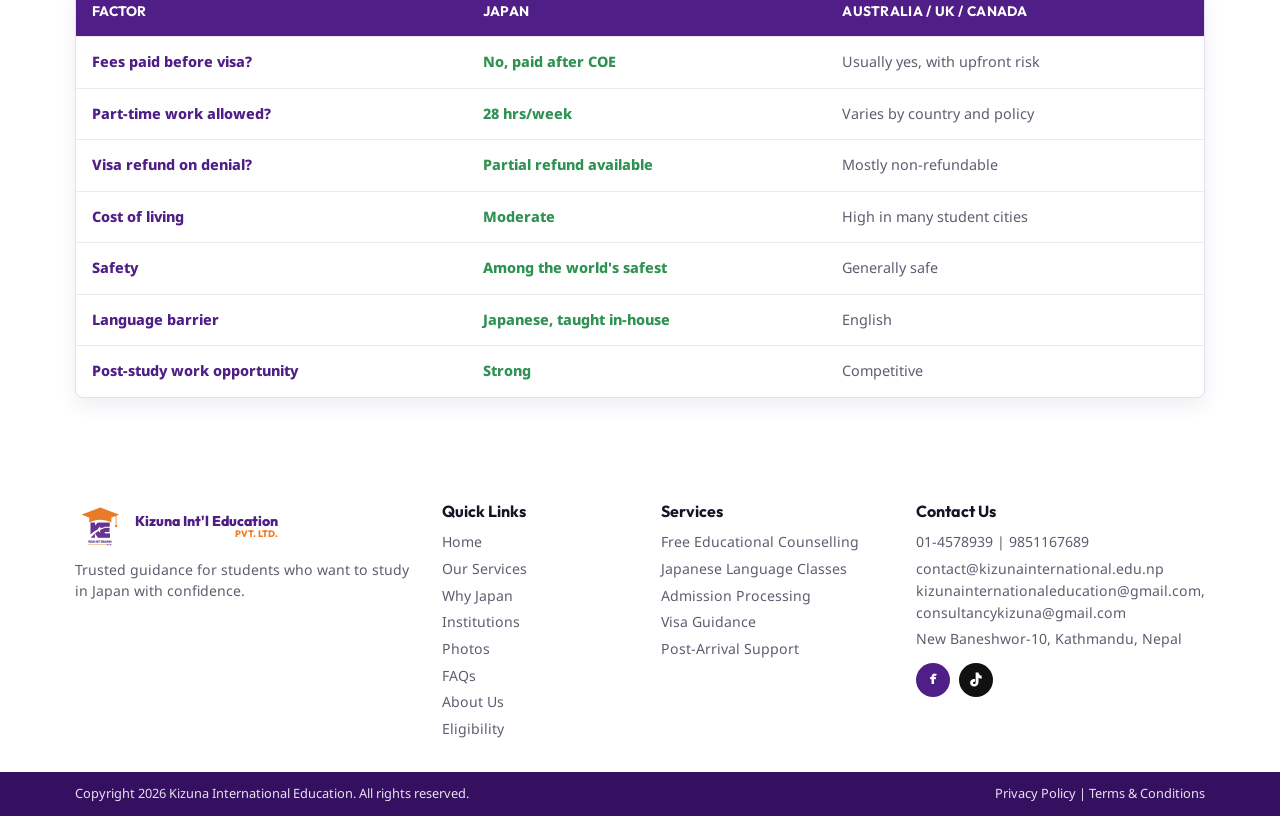
<file: why-japan.html>
﻿<!DOCTYPE html>
<html lang="en">
  <head>
    <meta charset="UTF-8" />
    <meta name="viewport" content="width=device-width, initial-scale=1.0" />
    <title>Why Study in Japan? | Kizuna International Education</title>
    <meta name="description" content="Why Japan is a smart study destination for Nepali students: COE-based fee payment, legal part-time work, safety, affordability, and strong career pathways." />
    <link rel="preconnect" href="https://fonts.googleapis.com" />
    <link rel="preconnect" href="https://fonts.gstatic.com" crossorigin />
    <link href="https://fonts.googleapis.com/css2?family=Noto+Sans:wght@400;500;600;700&family=Outfit:wght@400;500;600;700;800&display=swap" rel="stylesheet" />
    <link rel="stylesheet" href="css/style.css?v=4" />
    <link rel="icon" type="image/png" href="assets/logo/favicon.png" />
  </head>
  <body>
    <a class="skip-link" href="#main-content">Skip to content</a>
        <div class="top-bar">
      <div class="container top-bar-inner">
        <div class="top-bar-left">
          <a class="top-social top-facebook" href="https://www.facebook.com/kizunakathmandu" target="_blank" rel="noopener noreferrer" aria-label="Kizuna International Education on Facebook"><span aria-hidden="true">f</span></a>
          <a class="top-social top-tiktok" href="https://www.tiktok.com/@kizunaintl?_r=1&amp;_t=ZS-97N99hQVUxt" target="_blank" rel="noopener noreferrer" aria-label="Kizuna International Education on TikTok"><svg viewBox="0 0 24 24" aria-hidden="true" focusable="false"><path d="M15.7 3.2c.5 2.4 1.9 3.8 4.1 4.2v3.5a7.5 7.5 0 0 1-4-1.1v5.8c0 3.1-2.4 5.3-5.5 5.3-2.9 0-5.1-2-5.1-4.8 0-3.1 2.7-5.3 6.2-4.8v3.6c-1.3-.5-2.6.2-2.6 1.4 0 .9.7 1.5 1.6 1.5 1 0 1.8-.7 1.8-2V3.2h3.5Z" /></svg></a>
          <a class="top-phone" href="tel:014578939" aria-label="Call Kizuna at 01-4578939"><svg viewBox="0 0 24 24" fill="none" stroke="currentColor" stroke-width="2" stroke-linecap="round" stroke-linejoin="round" aria-hidden="true"><path d="M22 16.92v3a2 2 0 0 1-2.18 2 19.79 19.79 0 0 1-8.63-3.07 19.5 19.5 0 0 1-6-6 19.79 19.79 0 0 1-3.07-8.67A2 2 0 0 1 4.11 2h3a2 2 0 0 1 2 1.72c.13.96.36 1.9.7 2.81a2 2 0 0 1-.45 2.11L8.09 9.91a16 16 0 0 0 6 6l1.27-1.27a2 2 0 0 1 2.11-.45c.9.34 1.85.57 2.81.7A2 2 0 0 1 22 16.92z"/></svg><span>01-4578939</span></a>
        </div>
        <nav class="top-bar-right" aria-label="Utility navigation">
          <a href="faq.html" class="top-link">FAQs</a>
          <a href="photos.html" class="top-link">Photos</a>
          <a href="testimonials.html" class="top-link">Testimonials</a>
          <a href="https://wa.me/9779851167689" class="btn btn-primary top-cta">Book a Free Consultation</a>
        </nav>
      </div>
    </div>
    <header class="site-header">
      <div class="container nav-wrap">
        <a class="brand" href="index.html" aria-label="Kizuna International Education home"><img src="assets/logo/kizuna-logo.jpeg" alt="Kizuna International Education logo" /><span>Kizuna Int'l Education <small>PVT. LTD.</small></span></a>
        <button class="menu-toggle" id="menuToggle" aria-expanded="false" aria-controls="primaryNav" aria-label="Open navigation menu"><span></span><span></span><span></span></button>
        <nav class="primary-nav" id="primaryNav" aria-label="Primary navigation">
          <ul>
            <li><a href="index.html" class="nav-link">Home</a></li>
            <li><a href="services.html" class="nav-link">Our Services</a></li>
            <li><a href="why-japan.html" class="nav-link active">Why Japan</a></li>
            <li><a href="partners.html" class="nav-link">Institutions</a></li>
            <li><a href="about.html" class="nav-link">About Us</a></li>
            <li><a href="contact.html" class="nav-link">Contact Us</a></li>
            <li class="nav-mobile-only"><a href="faq.html" class="nav-link">FAQs</a></li>
            <li class="nav-mobile-only"><a href="photos.html" class="nav-link">Photos</a></li>
            <li class="nav-mobile-only"><a href="testimonials.html" class="nav-link">Testimonials</a></li>
          </ul>
          <a href="https://wa.me/9779851167689" class="btn btn-primary nav-cta nav-mobile-only">Book a Free Consultation</a>
        </nav>
      </div>
    </header>
    <main id="main-content">
      <section class="page-hero h-whyjapan">
        <div class="container" data-animate="fade-up">
          <h1>Why Study in Japan?</h1>
          <p>Education, safety, legal work, and strong career prospects · all in one destination.</p>
        </div>
      </section>

      <section class="content-band section-pad">
        <div class="container intro-grid">
          <div class="section-head" data-animate="fade-up">
            <p class="eyebrow"> </p>
            <h2>A Real Opportunity</h2>
          </div>
          <div class="intro-copy" data-animate="fade-left">
            <p>Japan offers education, safety, and legal work · often more affordable and secure than Western options.</p>
          </div>
        </div>
      </section>

      <section class="content-band soft section-pad">
        <div class="container">
          <div class="section-head center" data-animate="fade-up">
            <p class="eyebrow">Key Reasons</p>
            <h2>What Makes Japan Different</h2>
          </div>
          <div class="content-grid">
            <article class="detail-card" data-animate="fade-up"><h3>Pay Fees After COE</h3><p>Tuition is transferred only after COE approval · no upfront risk.</p></article>
            <article class="detail-card" data-animate="fade-up"><h3>Legal Part-Time Work</h3><p>Up to 28 hours per week during academic terms.</p></article>
            <article class="detail-card" data-animate="fade-up"><h3>Affordable Education</h3><p>Language school fees are often lower than Western alternatives.</p></article>
            <article class="detail-card" data-animate="fade-up"><h3>Safe &amp; Organized</h3><p>Low crime, clean cities, and reliable transport.</p></article>
            <article class="detail-card" data-animate="fade-up"><h3>Strong Career Prospects</h3><p>Growing demand in IT, healthcare, hospitality, and engineering.</p></article>
            <article class="detail-card" data-animate="fade-up"><h3>Cultural Growth</h3><p>Language, discipline, and hands-on experience in a global society.</p></article>
            <article class="detail-card" data-animate="fade-up"><h3>Graduate Pathways</h3><p>Language school can open doors to Master's programs in IT and business.</p></article>
            <article class="detail-card scholarship-card" data-animate="fade-up"><span class="card-tag">Scholarship</span><h3>MEXT Scholarship</h3><p>Japan&rsquo;s government scholarship, run by the Ministry of Education (Monbukagakusho). It can cover full tuition, a round-trip flight, and a monthly living stipend for undergraduate, master&rsquo;s, and PhD students. Applications are made through the Japanese Embassy in Nepal.</p></article>
            <article class="detail-card scholarship-card" data-animate="fade-up"><span class="card-tag">Scholarship</span><h3>JASSO Support</h3><p>The Japan Student Services Organization offers merit-based monthly stipends that help with living costs during your studies. Applications are made through your Japanese university or college after admission is secured.</p></article>
          </div>
        </div>
      </section>

      <section class="content-band section-pad" id="cost-of-study">
        <div class="container">
          <div class="section-head center" data-animate="fade-up">
            <p class="eyebrow">Valuation</p>
            <h2>Total Cost to Study in Japan from Nepal</h2>
            <p>An honest, year-by-year estimate so families can plan with confidence. Actual costs vary by city, institution, and lifestyle &mdash; and scholarships such as MEXT and JASSO can reduce them significantly.</p>
          </div>
          <div class="table-wrap" data-animate="fade-up">
            <table class="data-table">
              <thead><tr><th>Expense Category</th><th>Cost (Annual)</th><th>Description</th></tr></thead>
              <tbody>
                <tr><td>Tuition Fees</td><td>NPR 7.5&ndash;14.5 lakhs</td><td>Depends on the institution and program</td></tr>
                <tr><td>Accommodation</td><td>NPR 2.5&ndash;5.5 lakhs</td><td>Dormitories, apartments, or shared housing</td></tr>
                <tr><td>Living Expenses</td><td>NPR 3.5&ndash;5.5 lakhs</td><td>Food, transportation, and other personal expenses</td></tr>
                <tr><td>Health Insurance</td><td>NPR 20,000&ndash;30,000</td><td>Mandatory for all international students</td></tr>
                <tr><td>Miscellaneous</td><td>NPR 1&ndash;2 lakhs</td><td>Books, materials, and recreational activities</td></tr>
                <tr class="table-total"><td><strong>Total Estimated</strong></td><td><strong>NPR 14.5&ndash;28.5 lakhs</strong></td><td>Varies based on lifestyle and scholarship availability</td></tr>
              </tbody>
            </table>
          </div>
          <p class="section-note" data-animate="fade-up">Figures are indicative annual estimates for planning purposes and are not a quotation. Talk to our counsellors for a breakdown tailored to your chosen school and city.</p>
        </div>
      </section>

      <section class="content-band soft section-pad" id="important-information">
        <div class="container">
          <div class="section-head center" data-animate="fade-up">
            <p class="eyebrow">Important Information</p>
            <h2>What You Should Know Before You Go</h2>
          </div>
          <div class="content-grid">
            <article class="detail-card" data-animate="fade-up">
              <h3>Work While You Study</h3>
              <p>International students can legally work up to <strong>28 hours per week</strong> during term and <strong>40 hours per week</strong> during long vacations. Part-time wages average around <strong>NPR 800&ndash;1,200 per hour</strong>, which can add up to roughly <strong>NPR 60,000&ndash;80,000 per month</strong>.</p>
            </article>
            <article class="detail-card" data-animate="fade-up">
              <h3>Programs Available</h3>
              <p>Options range from diploma courses (1&ndash;2 years) to undergraduate, master&rsquo;s, and doctoral programs across technology, healthcare, business, and the arts &mdash; with language school as a common first step.</p>
            </article>
            <article class="detail-card" data-animate="fade-up">
              <h3>Why Study in Japan</h3>
              <p>Japan combines top-rated global education, cutting-edge technology, and an enriching cultural experience &mdash; a society where tradition and innovation sit side by side.</p>
            </article>
            <article class="detail-card" data-animate="fade-up">
              <h3>Scholarships &amp; Funding</h3>
              <p>Government and institutional scholarships such as <strong>MEXT</strong> and <strong>JASSO</strong> can offset tuition and living costs for strong, motivated applicants. We help you understand eligibility and prepare a competitive application.</p>
            </article>
            <article class="detail-card" data-animate="fade-up">
              <h3>Admission Requirements</h3>
              <p>Most institutions expect academic transcripts, evidence of Japanese language study (often JLPT N5/N4 or equivalent), a statement of purpose, and proof of financial capability.</p>
            </article>
            <article class="detail-card" data-animate="fade-up">
              <h3>Health Insurance</h3>
              <p>Enrollment in Japan&rsquo;s National Health Insurance is mandatory for students. It keeps medical costs low and is factored into the annual estimate above.</p>
            </article>
          </div>
        </div>
      </section>

      <section class="content-band section-pad">
        <div class="container">
          <div class="section-head center" data-animate="fade-up">
            <p class="eyebrow">At a Glance</p>
            <h2>Japan vs. Other Destinations</h2>
          </div>
          <div class="table-wrap" data-animate="fade-up">
            <table class="data-table comparison-table">
              <thead><tr><th>Factor</th><th>Japan</th><th>Australia / UK / Canada</th></tr></thead>
              <tbody>
                <tr><td>Fees paid before visa?</td><td>No, paid after COE</td><td>Usually yes, with upfront risk</td></tr>
                <tr><td>Part-time work allowed?</td><td>28 hrs/week</td><td>Varies by country and policy</td></tr>
                <tr><td>Visa refund on denial?</td><td>Partial refund available</td><td>Mostly non-refundable</td></tr>
                <tr><td>Cost of living</td><td>Moderate</td><td>High in many student cities</td></tr>
                <tr><td>Safety</td><td>Among the world's safest</td><td>Generally safe</td></tr>
                <tr><td>Language barrier</td><td>Japanese, taught in-house</td><td>English</td></tr>
                <tr><td>Post-study work opportunity</td><td>Strong</td><td>Competitive</td></tr>
              </tbody>
            </table>
          </div>
        </div>
      </section>
    </main>

    <div class="floating-contact" aria-label="Quick contact">
      <a class="fab fab-whatsapp" href="https://wa.me/9779851167689" target="_blank" rel="noopener noreferrer" aria-label="Contact us on WhatsApp">
        <svg viewBox="0 0 32 32" fill="currentColor" aria-hidden="true"><path d="M16.004 5.333c-5.887 0-10.667 4.78-10.667 10.667 0 1.88.494 3.71 1.43 5.32L5.333 26.667l5.49-1.44a10.62 10.62 0 0 0 5.18 1.32h.004c5.886 0 10.666-4.78 10.666-10.667 0-2.85-1.11-5.53-3.125-7.545a10.6 10.6 0 0 0-7.545-3.002zm0 19.2h-.003a8.84 8.84 0 0 1-4.503-1.233l-.323-.192-3.258.854.87-3.176-.21-.326a8.83 8.83 0 0 1-1.353-4.7c0-4.892 3.98-8.87 8.876-8.87a8.8 8.8 0 0 1 6.27 2.6 8.8 8.8 0 0 1 2.597 6.276c0 4.893-3.98 8.872-8.876 8.872zm4.867-6.64c-.267-.134-1.578-.778-1.823-.867-.244-.089-.422-.133-.6.134-.178.266-.689.866-.845 1.044-.155.178-.311.2-.578.067-.267-.134-1.126-.415-2.145-1.323-.793-.707-1.328-1.58-1.484-1.847-.155-.267-.016-.41.117-.544.12-.12.267-.31.4-.466.134-.156.178-.267.267-.445.089-.178.045-.334-.022-.467-.067-.134-.6-1.446-.822-1.98-.216-.52-.436-.45-.6-.458l-.511-.009c-.178 0-.467.067-.711.334-.245.266-.934.912-.934 2.224 0 1.311.956 2.578 1.09 2.756.133.178 1.88 2.872 4.556 4.027.636.275 1.133.439 1.52.561.639.203 1.22.174 1.68.106.512-.077 1.578-.645 1.8-1.267.222-.623.222-1.156.155-1.267-.066-.111-.244-.178-.511-.311z"/></svg>
        <span class="fab-label">WhatsApp</span>
      </a>
      <a class="fab fab-email" href="https://mail.google.com/mail/?view=cm&amp;fs=1&amp;to=contact@kizunainternational.edu.np&amp;su=Study%20in%20Japan%20Inquiry" target="_blank" rel="noopener noreferrer" aria-label="Email us on Gmail">
        <svg viewBox="0 0 24 24" fill="none" stroke="currentColor" stroke-width="2" stroke-linecap="round" stroke-linejoin="round" aria-hidden="true"><rect x="3" y="5" width="18" height="14" rx="2"/><path d="m3 7 9 6 9-6"/></svg>
        <span class="fab-label">Email Us</span>
      </a>
    </div>

    <footer class="site-footer">
      <div class="container footer-grid">
        <div><a class="brand footer-brand" href="index.html" aria-label="Kizuna home"><img src="assets/logo/kizuna-logo.jpeg" alt="Kizuna logo" /><span>Kizuna Int'l Education <small>PVT. LTD.</small></span></a><p>Trusted guidance for students who want to study in Japan with confidence.</p></div>
        <div><h3>Quick Links</h3><ul><li><a href="index.html">Home</a></li><li><a href="services.html">Our Services</a></li><li><a href="why-japan.html">Why Japan</a></li><li><a href="partners.html">Institutions</a></li><li><a href="photos.html">Photos</a></li><li><a href="faq.html">FAQs</a></li><li><a href="about.html">About Us</a></li><li><a href="eligibility.html">Eligibility</a></li></ul></div>
        <div><h3>Services</h3><ul><li>Free Educational Counselling</li><li>Japanese Language Classes</li><li>Admission Processing</li><li>Visa Guidance</li><li>Post-Arrival Support</li></ul></div>
        <div><h3>Contact Us</h3><ul><li>01-4578939 | 9851167689</li><li><a href="mailto:contact@kizunainternational.edu.np">contact@kizunainternational.edu.np</a><br /> kizunainternationaleducation@gmail.com,
consultancykizuna@gmail.com</li><li>New Baneshwor-10, Kathmandu, Nepal</li></ul><div class="social-row" aria-label="Social links"><a href="https://www.facebook.com/kizunakathmandu" target="_blank" rel="noopener noreferrer">f</a><a class="tiktok-footer" href="https://www.tiktok.com/@kizunaintl?_r=1&amp;_t=ZS-97N99hQVUxt" target="_blank" rel="noopener noreferrer" aria-label="Kizuna International Education on TikTok"><svg viewBox="0 0 24 24" aria-hidden="true" focusable="false"><path d="M15.7 3.2c.5 2.4 1.9 3.8 4.1 4.2v3.5a7.5 7.5 0 0 1-4-1.1v5.8c0 3.1-2.4 5.3-5.5 5.3-2.9 0-5.1-2-5.1-4.8 0-3.1 2.7-5.3 6.2-4.8v3.6c-1.3-.5-2.6.2-2.6 1.4 0 .9.7 1.5 1.6 1.5 1 0 1.8-.7 1.8-2V3.2h3.5Z" /></svg></a></div></div>
      </div>
      <div class="copyright"><div class="container copyright-row"><p>Copyright <span data-current-year>2026</span> Kizuna International Education. All rights reserved.</p><p>Privacy Policy | Terms &amp; Conditions</p></div></div>
    </footer>
    <script src="js/script.js"></script>
  </body>
</html>
</file>
<file: css/style.css>
:root {
  --bg: #fbf8ff;
  --surface: #ffffff;
  --surface-soft: #f6f0fb;
  --text: #171226;
  --muted: #625b70;
  --primary: #4f1e86;
  --primary-dark: #351061;
  --primary-soft: #efe5f8;
  --accent: #f47b20;
  --accent-light: #ff9d38;
  --line: #e7ddec;
  --success: #2f9152;

  --radius: 8px;
  --shadow-sm: 0 8px 18px rgba(57, 29, 86, 0.08);
  --shadow: 0 16px 34px rgba(57, 29, 86, 0.13);
  --container-pad: 1rem;
  --header-h: 80px;
  --transition: 220ms ease;
}

* {
  box-sizing: border-box;
}

html {
  scroll-behavior: smooth;
}

body {
  margin: 0;
  font-family: "Noto Sans", "Segoe UI", sans-serif;
  color: var(--text);
  background: var(--bg);
  line-height: 1.55;
  overflow-x: hidden;
}

img {
  max-width: 100%;
  display: block;
}

a {
  color: inherit;
  text-decoration: none;
}

ul,
ol {
  margin: 0;
  padding: 0;
  list-style: none;
}

h1,
h2,
h3 {
  margin: 0;
  font-family: "Outfit", "Segoe UI", sans-serif;
  line-height: 1.14;
  letter-spacing: 0;
}

p {
  margin: 0;
}

.container {
  width: min(1130px, calc(100% - (var(--container-pad) * 2)));
  margin: 0 auto;
}

.section-pad {
  padding: 72px 0;
}

/* Anchor links land below the sticky header */
section[id] {
  scroll-margin-top: calc(var(--header-h) + 1rem);
}

.skip-link {
  position: absolute;
  left: -999px;
  top: 0;
  z-index: 1000;
  padding: 0.7rem 0.9rem;
  background: var(--primary);
  color: #fff;
}

.skip-link:focus {
  left: 12px;
  top: 12px;
}

.site-header {
  position: sticky;
  top: 0;
  z-index: 50;
  background: rgba(255, 255, 255, 0.96);
  box-shadow: 0 1px 0 rgba(79, 30, 134, 0.06);
  backdrop-filter: blur(12px);
  transition: box-shadow var(--transition);
}

.site-header.scrolled {
  box-shadow: 0 10px 28px rgba(45, 25, 70, 0.1);
}

.nav-wrap {
  min-height: var(--header-h);
  display: flex;
  align-items: center;
  justify-content: space-between;
  gap: 1.2rem;
}

.brand {
  display: inline-flex;
  align-items: center;
  gap: 0.62rem;
  flex-shrink: 0;
}

.brand img {
  width: 56px;
  height: 56px;
  object-fit: contain;
  mix-blend-mode: multiply;
}

.brand span {
  display: grid;
  color: var(--primary);
  font-family: "Outfit", sans-serif;
  font-size: 0.98rem;
  font-weight: 800;
  line-height: 1.05;
  white-space: nowrap;
}

.brand small {
  color: var(--accent);
  font-size: 0.58rem;
  text-align: right;
}

.primary-nav {
  display: flex;
  align-items: center;
  gap: 1.25rem;
}

.primary-nav ul {
  display: flex;
  align-items: center;
  flex-wrap: nowrap;
  gap: clamp(0.55rem, 1vw, 1rem);
}

.nav-link {
  position: relative;
  display: inline-flex;
  align-items: center;
  min-height: 38px;
  color: #1f1830;
  font-size: 0.9rem;
  font-weight: 700;
  white-space: nowrap;
}

.nav-link::after {
  content: "";
  position: absolute;
  left: 50%;
  bottom: 1px;
  width: 28px;
  height: 3px;
  background: var(--accent);
  border-radius: 999px;
  transform: translateX(-50%) scaleX(0);
  transition: transform var(--transition);
}

.nav-link:hover,
.nav-link.active {
  color: var(--primary);
}

.nav-link:hover::after,
.nav-link.active::after {
  transform: translateX(-50%) scaleX(1);
}

.btn {
  display: inline-flex;
  align-items: center;
  justify-content: center;
  gap: 0.55rem;
  min-height: 44px;
  border-radius: 8px;
  padding: 0.72rem 1.18rem;
  border: 1px solid transparent;
  font-size: 0.9rem;
  font-weight: 800;
  line-height: 1;
  cursor: pointer;
  transition: transform var(--transition), box-shadow var(--transition), border-color var(--transition), background var(--transition);
}

.btn:hover {
  transform: translateY(-2px);
}

.btn-primary {
  background: linear-gradient(135deg, var(--accent-light), var(--accent));
  color: #fff;
  box-shadow: 0 10px 20px rgba(244, 123, 32, 0.24);
}

.btn-primary:hover {
  box-shadow: 0 14px 28px rgba(244, 123, 32, 0.32);
}

.btn-secondary {
  background: #fff;
  color: var(--primary);
  border-color: #ddd1e9;
}

.btn-secondary:hover {
  border-color: var(--primary);
  background: #fbf8ff;
}

.btn-secondary.light {
  background: rgba(255, 255, 255, 0.12);
  color: #fff;
  border-color: rgba(255, 255, 255, 0.42);
}

.btn-secondary.light:hover {
  background: rgba(255, 255, 255, 0.18);
  border-color: #fff;
}

.nav-cta {
  min-height: 42px;
  padding-inline: 1.05rem;
  white-space: nowrap;
}

.nav-cta::after {
  content: none;
}

.menu-toggle {
  display: none;
  width: 44px;
  height: 44px;
  padding: 0;
  border: 0;
  border-radius: 8px;
  background: #fff3e9;
  align-items: center;
  justify-content: center;
  flex-direction: column;
}

.menu-toggle span {
  display: block;
  width: 22px;
  height: 2px;
  margin: 2.5px 0;
  border-radius: 2px;
  background: var(--primary);
}

.hero,
.page-hero {
  position: relative;
  overflow: hidden;
  aspect-ratio: 4 / 1;
  display: flex;
  flex-direction: column;
  justify-content: center;
  padding: 40px 0;
  background: #20102e;
}

.hero::before,
.page-hero::before {
  content: "";
  position: absolute;
  inset: 0;
  z-index: 0;
  background-image: url("../assets/heritage/home.jpg");
  background-position: center;
  background-size: cover;
  background-repeat: no-repeat;
  pointer-events: none;
  animation: heroPhotoIn 1.2s ease both;
}

/* Per-page heritage hero image */
.h-home::before { background-image: url("../assets/heritage/home.jpg"); }

.h-about::before { background-image: url("../assets/heritage/about.jpg"); }
.h-services::before { background-image: url("../assets/heritage/services.jpg"); }
.h-whyjapan::before { background-image: url("../assets/heritage/why-japan.jpg"); }
.h-partners::before { background-image: url("../assets/heritage/partners.jpg"); }
.h-faq::before { background-image: url("../assets/heritage/faq.jpg"); }
.h-contact::before { background-image: url("../assets/heritage/contact.jpg"); }
.h-eligibility::before { background-image: url("../assets/heritage/eligibility.jpg"); }
.h-stories::before { background-image: url("../assets/heritage/stories.jpg"); }

.hero::after,
.page-hero::after {
  content: "";
  position: absolute;
  inset: 0;
  z-index: 0;
  background: linear-gradient(90deg, rgba(20, 9, 38, 0.74) 0%, rgba(20, 9, 38, 0.5) 32%, rgba(20, 9, 38, 0.16) 60%, rgba(20, 9, 38, 0.04) 100%);
  pointer-events: none;
}

/* Home hero is photo-only — show the full image with no dark overlay */
.h-home::after {
  content: none;
}

.hero-grid {
  position: relative;
  z-index: 1;
}

.hero-content {
  max-width: 720px;
}

.eyebrow {
  display: inline-block;
  margin-bottom: 0.72rem;
  color: var(--primary);
  font-size: 0.8rem;
  font-weight: 800;
  letter-spacing: 0.08em;
  text-transform: uppercase;
}

.hero h1 {
  max-width: 720px;
  margin-bottom: 1rem;
  color: #fff;
  font-size: clamp(2.25rem, 5vw, 4rem);
  font-weight: 800;
  text-shadow: 0 2px 18px rgba(10, 4, 22, 0.4);
}

.hero-content > p:not(.eyebrow) {
  max-width: 620px;
  margin-top: 1rem;
  color: rgba(255, 255, 255, 0.94);
  text-shadow: 0 1px 12px rgba(10, 4, 22, 0.45);
  font-size: 1.05rem;
}

.hero-actions {
  display: flex;
  flex-wrap: wrap;
  gap: 1rem;
  margin-top: 1.65rem;
}

.hero-features {
  display: grid;
  grid-template-columns: repeat(3, minmax(0, 1fr));
  gap: 1.05rem;
  margin-top: 2rem;
}

.hero-features article {
  display: grid;
  grid-template-columns: 42px 1fr;
  gap: 0.7rem;
  align-items: center;
}

.hero-features h3 {
  margin-bottom: 0.12rem;
  font-size: 0.9rem;
}

.hero-features p {
  color: var(--muted);
  font-size: 0.78rem;
  line-height: 1.3;
}

.mini-icon,
.card-icon,
.stat-icon {
  position: relative;
  display: inline-grid;
  place-items: center;
  flex: 0 0 auto;
}

.mini-icon {
  width: 42px;
  height: 42px;
  border-radius: 50%;
  background: var(--primary);
  color: #fff;
}

.hero-features article:nth-child(2) .mini-icon {
  background: var(--accent);
}

.card-icon {
  width: 58px;
  height: 58px;
  margin: 0 auto 0.9rem;
  color: var(--primary);
}

.stat-icon {
  width: 52px;
  height: 52px;
  color: #fff;
}

.mini-icon::before,
.mini-icon::after,
.card-icon::before,
.card-icon::after,
.stat-icon::before,
.stat-icon::after {
  content: "";
  position: absolute;
  display: block;
}

.people-icon::before {
  width: 13px;
  height: 13px;
  top: 10px;
  left: 13px;
  border: 3px solid currentColor;
  border-color: currentColor;
  border-radius: 50%;
}

.people-icon::after {
  width: 28px;
  height: 14px;
  left: 7px;
  bottom: 8px;
  border: 3px solid currentColor;
  border-top: 0;
  border-radius: 0 0 16px 16px;
}

.advisors-icon::before {
  width: 12px;
  height: 12px;
  top: 11px;
  left: 12px;
  background: currentColor;
  border-radius: 50%;
  box-shadow: 16px 0 0 currentColor;
}

.advisors-icon::after {
  width: 36px;
  height: 16px;
  left: 8px;
  bottom: 8px;
  border: 3px solid currentColor;
  border-top: 0;
  border-radius: 0 0 16px 16px;
}

.mini-icon.people-icon,
.mini-icon.document-icon,
.mini-icon.shield-icon {
  color: #fff;
}

.document-icon::before {
  width: 26px;
  height: 32px;
  border: 4px solid currentColor;
  border-radius: 4px;
  transform: translateY(1px);
}

.document-icon::after {
  width: 16px;
  height: 4px;
  top: 22px;
  background: currentColor;
  box-shadow: 0 8px 0 currentColor;
}

.shield-icon::before {
  width: 28px;
  height: 32px;
  border: 4px solid currentColor;
  border-radius: 16px 16px 18px 18px;
  transform: translateY(1px);
}

.shield-icon::after {
  width: 14px;
  height: 8px;
  border-left: 4px solid currentColor;
  border-bottom: 4px solid currentColor;
  transform: rotate(-45deg);
}

.admission-icon::before,
.school-icon::before {
  width: 34px;
  height: 22px;
  background: currentColor;
  clip-path: polygon(50% 0, 100% 38%, 50% 76%, 0 38%);
  top: 11px;
}

.admission-icon::after,
.school-icon::after {
  width: 28px;
  height: 12px;
  border: 4px solid currentColor;
  border-top: 0;
  bottom: 10px;
  border-radius: 0 0 8px 8px;
}

.visa-icon::before {
  width: 34px;
  height: 28px;
  border: 4px solid currentColor;
  border-radius: 6px;
}

.visa-icon::after {
  width: 18px;
  height: 18px;
  border: 4px solid currentColor;
  border-radius: 50%;
  right: 6px;
  bottom: 6px;
}

.interview-icon::before {
  width: 34px;
  height: 24px;
  border: 4px solid currentColor;
  border-radius: 7px;
  top: 10px;
}

.interview-icon::after {
  width: 12px;
  height: 12px;
  border-left: 4px solid currentColor;
  border-bottom: 4px solid currentColor;
  left: 15px;
  bottom: 10px;
  transform: skewY(-30deg);
}

.travel-icon::before {
  width: 40px;
  height: 12px;
  background: currentColor;
  border-radius: 999px;
  transform: rotate(-30deg);
}

.travel-icon::after {
  width: 22px;
  height: 22px;
  border-left: 8px solid currentColor;
  border-bottom: 8px solid currentColor;
  transform: rotate(-30deg);
  right: 7px;
  top: 12px;
}

.globe-icon::before {
  width: 36px;
  height: 36px;
  border: 4px solid currentColor;
  border-radius: 50%;
}

.globe-icon::after {
  width: 36px;
  height: 4px;
  background: currentColor;
  box-shadow: 0 -10px 0 -1px currentColor, 0 10px 0 -1px currentColor;
}

.building-icon::before {
  width: 28px;
  height: 36px;
  border: 4px solid currentColor;
  border-radius: 4px;
}

.building-icon::after {
  width: 4px;
  height: 4px;
  background: currentColor;
  box-shadow: -8px -8px 0 currentColor, 8px -8px 0 currentColor, -8px 4px 0 currentColor, 8px 4px 0 currentColor, -8px 16px 0 currentColor, 8px 16px 0 currentColor;
}

.tech-icon::before {
  width: 34px;
  height: 34px;
  border: 4px solid currentColor;
  border-radius: 50%;
}

.tech-icon::after {
  width: 8px;
  height: 8px;
  background: currentColor;
  border-radius: 50%;
  box-shadow: -18px 0 0 currentColor, 18px 0 0 currentColor, 0 -18px 0 currentColor, 0 18px 0 currentColor;
}

.scholarship-icon::before {
  width: 36px;
  height: 28px;
  border: 4px solid currentColor;
  border-radius: 6px;
}

.scholarship-icon::after {
  width: 18px;
  height: 26px;
  border-left: 4px solid currentColor;
  border-right: 4px solid currentColor;
}

.career-icon::before {
  width: 36px;
  height: 28px;
  border: 4px solid currentColor;
  border-radius: 6px;
  bottom: 12px;
}

.career-icon::after {
  width: 18px;
  height: 8px;
  border: 4px solid currentColor;
  border-bottom: 0;
  top: 9px;
  border-radius: 6px 6px 0 0;
}

.culture-icon::before {
  width: 34px;
  height: 34px;
  border: 4px solid currentColor;
  border-radius: 50% 50% 50% 8px;
  transform: rotate(-45deg);
}

.culture-icon::after {
  width: 8px;
  height: 8px;
  background: currentColor;
  border-radius: 50%;
}

.section-head {
  max-width: 720px;
  margin-bottom: 2rem;
}

.section-head.center {
  margin-inline: auto;
  text-align: center;
}

.section-head h2,
.about-content h2,
.contact-details h2 {
  color: var(--primary);
  font-size: clamp(1.8rem, 3vw, 2.55rem);
}

.section-head h2::after,
.about-content h2::after,
.contact-details h2::after {
  content: "";
  display: block;
  width: 48px;
  height: 3px;
  margin: 0.55rem auto 0;
  border-radius: 999px;
  background: var(--accent);
}

.about-content h2::after,
.contact-details h2::after {
  margin-left: 0;
}

.section-head p {
  margin-top: 0.85rem;
  color: var(--muted);
}

.services,
.testimonials,
.gallery {
  background: linear-gradient(180deg, #fff 0%, var(--surface-soft) 100%);
}

.trust-bar {
  padding: 22px 0;
  background: #fff;
  border-bottom: 1px solid var(--line);
}

.trust-grid {
  display: grid;
  grid-template-columns: repeat(5, minmax(0, 1fr));
  gap: 1rem;
}

.trust-grid article {
  min-height: 88px;
  padding: 0.9rem 1rem;
  border: 1px solid var(--line);
  border-radius: var(--radius);
  background: linear-gradient(180deg, #fff, #fbf7ff);
  box-shadow: var(--shadow-sm);
}

.trust-grid article:not(.trust-social-card) {
  display: flex;
  align-items: center;
  gap: 0.7rem;
}

.trust-icon {
  flex: 0 0 auto;
  display: flex;
  align-items: center;
  justify-content: center;
  width: 56px;
  height: 56px;
  border-radius: 50%;
  background: var(--primary-soft);
  color: var(--primary);
}

.trust-icon svg {
  width: 28px;
  height: 28px;
  stroke-width: 2;
}

.trust-social-card {
  display: flex;
  align-items: center;
  justify-content: center;
}

.trust-social-links {
  display: flex;
  align-items: center;
  gap: 0.48rem;
  flex: 0 0 auto;
}

.social-icon {
  display: grid;
  place-items: center;
  width: 38px;
  height: 38px;
  border-radius: 50%;
  color: #fff;
  box-shadow: 0 8px 16px rgba(31, 24, 48, 0.16);
  transition: transform var(--transition), box-shadow var(--transition);
}

.social-icon:hover,
.social-icon:focus-visible {
  transform: translateY(-2px);
  box-shadow: 0 12px 22px rgba(31, 24, 48, 0.22);
  outline: none;
}

.social-icon span {
  font-family: "Outfit", sans-serif;
  font-size: 1.25rem;
  font-weight: 800;
  line-height: 1;
}

.social-icon svg {
  width: 21px;
  height: 21px;
  fill: currentColor;
}

.facebook-icon {
  background: #1877f2;
}

.tiktok-icon {
  background: #111;
}

.trust-grid .stat-icon {
  width: 60px;
  height: 60px;
  color: var(--primary);
  transform: scale(1.3);
}

.trust-grid > :nth-child(4) .stat-icon {
  color: var(--accent);
}

.trust-grid .trust-svg-icon svg {
  width: 32px;
  height: 32px;
}

.trust-grid h3 {
  margin-bottom: 0.35rem;
  color: var(--primary);
  font-size: 1.08rem;
}

.trust-grid p {
  color: var(--muted);
  font-size: 0.86rem;
}

.service-grid,
.benefit-grid,
.gallery-grid {
  display: grid;
  grid-template-columns: repeat(3, minmax(0, 1fr));
  gap: 1rem;
}

.service-card,
.benefit-card,
.gallery-card {
  min-height: 190px;
  padding: 1.28rem 1rem;
  border: 1px solid var(--line);
  border-radius: var(--radius);
  background: rgba(255, 255, 255, 0.96);
  box-shadow: var(--shadow-sm);
  text-align: center;
  transition: transform var(--transition), box-shadow var(--transition), border-color var(--transition);
}

.service-card:hover,
.benefit-card:hover,
.gallery-card:hover {
  transform: translateY(-5px);
  border-color: #d6c3e6;
  box-shadow: var(--shadow);
}

.service-card:nth-child(even) .card-icon,
.benefit-card:nth-child(even) .card-icon {
  color: var(--accent);
}

.service-card h3,
.benefit-card h3,
.gallery-card h3 {
  margin-bottom: 0.55rem;
  font-size: 1.03rem;
}

.service-card p,
.benefit-card p {
  color: var(--muted);
  font-size: 0.9rem;
}

.stats-band {
  padding: 26px 0;
  background: linear-gradient(90deg, var(--primary-dark), var(--primary));
  color: #fff;
}

.stats-row {
  display: grid;
  grid-template-columns: repeat(4, minmax(0, 1fr));
}

.stats-row article {
  display: grid;
  grid-template-columns: 58px 1fr;
  gap: 0.85rem;
  align-items: center;
  min-height: 76px;
  padding: 0 1.35rem;
  border-right: 1px solid rgba(255, 255, 255, 0.18);
}

.stats-row article:last-child {
  border-right: 0;
}

.stats-row h3 {
  color: var(--accent-light);
  font-size: 1.9rem;
  font-weight: 800;
}

.stats-row p {
  color: rgba(255, 255, 255, 0.88);
  font-size: 0.86rem;
  line-height: 1.35;
}

.facebook-band {
  background: linear-gradient(180deg, #fff 0%, var(--surface-soft) 100%);
}

.facebook-embed {
  display: flex;
  justify-content: center;
}

.facebook-embed iframe {
  width: 100%;
  max-width: 450px;
  border-radius: var(--radius);
  box-shadow: var(--shadow-sm);
  background: #fff;
}

.facebook-fallback {
  margin-top: 1.4rem;
  text-align: center;
}

.about {
  position: relative;
  background: #fff;
  overflow: hidden;
}

.about::after {
  content: "";
  position: absolute;
  right: 3%;
  top: 50%;
  width: min(380px, 36vw);
  height: min(210px, 22vw);
  opacity: 0.16;
  background:
    radial-gradient(circle, var(--primary) 1.5px, transparent 2px) 0 0 / 16px 16px;
  mask-image: radial-gradient(ellipse, #000 42%, transparent 72%);
  pointer-events: none;
}

.about-grid {
  position: relative;
  z-index: 1;
  display: grid;
  grid-template-columns: 0.95fr 1.05fr;
  gap: clamp(2rem, 6vw, 4.2rem);
  align-items: center;
}

.about-image {
  position: relative;
  border-radius: var(--radius);
}

.about-image::before {
  content: "";
  position: absolute;
  right: -16px;
  top: -16px;
  width: 45%;
  height: 45%;
  background:
    radial-gradient(circle, rgba(244, 123, 32, 0.55) 1.5px, transparent 2px) 0 0 / 9px 9px;
  z-index: -1;
}

.about-image img {
  width: 100%;
  aspect-ratio: 1.45;
  border-radius: var(--radius);
  object-fit: cover;
  box-shadow: var(--shadow-sm);
}

.about-content p {
  margin-top: 1rem;
  color: var(--muted);
  max-width: 58ch;
}

.tick-list {
  display: grid;
  gap: 0.54rem;
  margin: 1.1rem 0 1.25rem;
}

.tick-list li {
  position: relative;
  padding-left: 1.3rem;
  color: var(--muted);
}

.tick-list li::before {
  content: "";
  position: absolute;
  left: 0;
  top: 0.54rem;
  width: 7px;
  height: 7px;
  border-radius: 50%;
  background: var(--accent);
}

.why-japan,
.process,
.contact {
  background: #fff;
}

.insight-strip {
  display: grid;
  grid-template-columns: repeat(3, minmax(0, 1fr));
  gap: 1rem;
  margin-top: 1.3rem;
}

.insight-strip article {
  min-height: 126px;
  padding: 1.1rem;
  border-radius: var(--radius);
  background: linear-gradient(135deg, var(--primary-dark), var(--primary));
  color: #fff;
  box-shadow: var(--shadow-sm);
}

.insight-strip h3 {
  margin-bottom: 0.4rem;
  color: #fff;
  font-size: 1rem;
}

.insight-strip p {
  color: rgba(255, 255, 255, 0.82);
  font-size: 0.88rem;
}

.timeline {
  display: grid;
  grid-template-columns: repeat(3, minmax(0, 1fr));
  gap: 1rem;
  counter-reset: process;
}

.timeline li {
  display: grid;
  grid-template-columns: 44px 1fr;
  gap: 0.8rem;
  align-items: start;
  min-height: 135px;
  padding: 1rem;
  border: 1px solid var(--line);
  border-radius: var(--radius);
  background: #fff;
  box-shadow: var(--shadow-sm);
}

.step-no {
  display: grid;
  place-items: center;
  width: 38px;
  height: 38px;
  border-radius: 50%;
  background: var(--primary);
  color: #fff;
  font-family: "Outfit", sans-serif;
  font-weight: 800;
}

.timeline h3 {
  margin-bottom: 0.35rem;
  font-size: 1rem;
}

.timeline p {
  color: var(--muted);
  font-size: 0.9rem;
}

.testimonial-slider {
  position: relative;
}

.testimonial-track {
  display: grid;
  grid-template-columns: repeat(3, minmax(0, 1fr));
  gap: 1.8rem;
}

.testimonial-card {
  position: relative;
  display: flex;
  flex-direction: row;
  align-items: flex-start;
  gap: 1.25rem;
  padding: 1.35rem 1.4rem;
  border: 1px solid var(--line);
  border-radius: var(--radius);
  background: rgba(255, 255, 255, 0.98);
  box-shadow: var(--shadow-sm);
}

.testimonial-card p {
  flex: 1;
  margin: 0;
  align-self: center;
  color: #3f384d;
  font-size: 0.9rem;
  line-height: 1.6;
}

.student {
  display: grid;
  grid-template-columns: 42px 1fr;
  gap: 0.65rem;
  align-items: center;
}

.avatar {
  overflow: hidden;
  display: grid;
  place-items: center;
  width: 42px;
  height: 42px;
  border-radius: 50%;
  background: linear-gradient(135deg, var(--accent-light), var(--accent));
  color: #fff;
  font-weight: 800;
}

.student-photo img {
  width: 100%;
  height: 100%;
  object-fit: cover;
}

.testimonial-card .student {
  display: flex;
  flex-direction: column;
  align-items: center;
  text-align: center;
  gap: 0.45rem;
  flex: 0 0 82px;
  width: 82px;
  margin-bottom: 0;
  grid-template-columns: unset;
}

.testimonial-card .avatar {
  width: 68px;
  height: 68px;
}

.testimonial-card h3 {
  margin-bottom: 0.12rem;
  font-size: 0.95rem;
}

.testimonial-card span {
  color: var(--muted);
  font-size: 0.78rem;
}

/* 5-star rating shown below each review photo */
.review-stars {
  display: flex;
  justify-content: center;
  gap: 2px;
  margin-top: 0.15rem;
  color: var(--accent);
  font-size: 0.82rem;
  line-height: 1;
  letter-spacing: 1px;
}

/* ============================================================
   Your Path to Japan — process journey timeline
   ============================================================ */
.journey {
  background: linear-gradient(180deg, #fff 0%, var(--surface-soft) 100%);
}

.journey-track {
  position: relative;
  display: grid;
  grid-template-columns: repeat(5, minmax(0, 1fr));
  gap: 1.1rem;
  margin-top: 2.4rem;
  padding: 0;
  list-style: none;
}

/* connecting line running through the step circles (desktop) */
.journey-track::before {
  content: "";
  position: absolute;
  top: 34px;
  left: 10%;
  right: 10%;
  height: 3px;
  background: linear-gradient(90deg, rgba(79, 30, 134, 0.16), rgba(79, 30, 134, 0.55), rgba(79, 30, 134, 0.16));
  z-index: 0;
}

.journey-step {
  position: relative;
  z-index: 1;
  display: flex;
  flex-direction: column;
  align-items: center;
  text-align: center;
}

.journey-num {
  display: grid;
  place-items: center;
  width: 68px;
  height: 68px;
  border-radius: 50%;
  background: linear-gradient(135deg, var(--accent-light), var(--accent));
  color: #fff;
  font-family: "Outfit", sans-serif;
  font-size: 1.35rem;
  font-weight: 800;
  border: 4px solid #fff;
  box-shadow: 0 10px 24px rgba(244, 123, 32, 0.32);
}

.journey-card {
  width: 100%;
  margin-top: 1rem;
  padding: 1.3rem 1.15rem;
  border: 1px solid var(--line);
  border-radius: var(--radius);
  background: #fff;
  box-shadow: var(--shadow-sm);
}

.journey-card h3 {
  margin: 0 0 0.3rem;
  color: var(--primary);
  font-size: 1.02rem;
}

.journey-tag {
  display: block;
  margin-bottom: 0.55rem;
  color: var(--accent);
  font-size: 0.82rem;
  font-weight: 700;
}

.journey-card p {
  color: var(--muted);
  font-size: 0.86rem;
  line-height: 1.55;
}

/* Vertical journey timeline on tablets / phones */
@media (max-width: 930px) {
  .journey-track {
    grid-template-columns: 1fr;
    gap: 1.7rem;
    max-width: 460px;
    margin-inline: auto;
  }

  .journey-track::before {
    top: 0;
    bottom: 0;
    left: 50%;
    right: auto;
    width: 3px;
    height: auto;
    transform: translateX(-50%);
    background: linear-gradient(180deg, rgba(79, 30, 134, 0.16), rgba(79, 30, 134, 0.55), rgba(79, 30, 134, 0.16));
  }
}

.slider-controls {
  display: flex;
  align-items: center;
  justify-content: center;
  gap: 1rem;
  margin-top: 1.1rem;
}

.slider-btn {
  min-height: 36px;
  padding: 0.42rem 0.8rem;
  border: 1px solid var(--line);
  border-radius: 8px;
  background: #fff;
  color: var(--primary);
  font-weight: 800;
  cursor: pointer;
}

.slider-dots {
  display: inline-flex;
  align-items: center;
  gap: 0.42rem;
}

.dot {
  width: 8px;
  height: 8px;
  padding: 0;
  border: 0;
  border-radius: 50%;
  background: #cfc5dc;
  cursor: pointer;
}

.dot.active {
  background: var(--primary);
}

.gallery-grid {
  grid-template-columns: repeat(4, minmax(0, 1fr));
}

.gallery-card {
  min-height: 156px;
  padding: 0;
  overflow: hidden;
}

.placeholder {
  display: grid;
  place-items: end start;
  min-height: 156px;
  padding: 1rem;
  background:
    linear-gradient(180deg, rgba(53, 16, 97, 0.05), rgba(53, 16, 97, 0.72)),
    url("../assets/logo/banner1.png") center / cover no-repeat;
  color: #fff;
  font-family: "Outfit", sans-serif;
  font-weight: 800;
}

.gallery-card:nth-child(even) .placeholder {
  background:
    linear-gradient(180deg, rgba(244, 123, 32, 0.05), rgba(53, 16, 97, 0.76)),
    url("../assets/logo/banner2.png") center / cover no-repeat;
}

.cta-band {
  padding: 26px 0;
  background: linear-gradient(90deg, var(--primary-dark), var(--primary));
  color: #fff;
}

.cta-row {
  display: flex;
  align-items: center;
  justify-content: space-between;
  gap: 1.4rem;
}

.cta-row h2 {
  margin-bottom: 0.25rem;
  color: #fff;
  font-size: clamp(1.35rem, 2.5vw, 1.9rem);
}

.cta-row p {
  color: rgba(255, 255, 255, 0.88);
}

.contact-grid {
  display: grid;
  grid-template-columns: 1.05fr 0.95fr;
  gap: 1.2rem;
  align-items: start;
}

.contact-details,
.contact-form {
  padding: 1.2rem;
  border: 1px solid var(--line);
  border-radius: var(--radius);
  background: #fff;
  box-shadow: var(--shadow-sm);
}

.contact-details > p:not(.eyebrow) {
  margin-top: 1rem;
  color: var(--muted);
}

.contact-list {
  display: grid;
  gap: 0.5rem;
  margin-top: 1rem;
}

.contact-list li {
  padding: 0.6rem 0;
  border-bottom: 1px solid #eee6f2;
  color: var(--muted);
  overflow-wrap: anywhere;
}

.contact-list li:last-child {
  border-bottom: 0;
}

.contact-details a {
  color: var(--primary);
  text-decoration: underline;
  text-underline-offset: 2px;
}

.contact-map {
  margin-top: 1.1rem;
}

.contact-map h3 {
  margin-bottom: 0.55rem;
  font-size: 1.03rem;
}

.map-frame {
  display: block;
  position: relative;
  min-height: 218px;
  overflow: hidden;
  border: 1px solid var(--line);
  border-radius: var(--radius);
}

.map-frame iframe {
  pointer-events: none;
  width: 100%;
  height: 218px;
  border: 0;
}

.contact-map-top {
  margin-bottom: 1.4rem;
}

.contact-map-top .map-frame,
.contact-map-top .map-frame iframe {
  height: clamp(260px, 38vh, 380px);
}

.map-frame:focus-visible {
  outline: 2px solid var(--primary);
  outline-offset: 3px;
}

.contact-form {
  display: grid;
  gap: 0.58rem;
}

.contact-form label {
  font-size: 0.88rem;
  font-weight: 800;
}

.contact-form input,
.contact-form textarea {
  width: 100%;
  border: 1px solid #dcd0e6;
  border-radius: var(--radius);
  padding: 0.72rem 0.82rem;
  background: #fff;
  color: var(--text);
  font: inherit;
}

.botcheck,
.honeypot {
  display: none;
}

.form-note {
  color: var(--muted);
  font-size: 0.8rem;
}

.form-status {
  min-height: 1.2rem;
  color: var(--primary);
  font-size: 0.86rem;
  font-weight: 800;
}

.form-status.success {
  color: var(--success);
}

.form-status.error {
  color: #b23d2a;
}

.site-footer {
  background: #fff;
  color: var(--text);
}

.footer-grid {
  display: grid;
  grid-template-columns: 1.35fr 0.75fr 0.9fr 1.15fr;
  gap: 2rem;
  padding: 32px 0;
}

.footer-brand img {
  width: 58px;
  height: 58px;
}

.footer-grid p,
.footer-grid li,
.footer-grid a {
  color: var(--muted);
  font-size: 0.88rem;
}

.footer-grid h3 {
  margin-bottom: 0.72rem;
  color: var(--text);
  font-size: 1rem;
}

.footer-grid ul {
  display: grid;
  gap: 0.3rem;
}

.footer-grid a:hover {
  color: var(--primary);
}

.social-row {
  display: flex;
  gap: 0.55rem;
  margin-top: 0.8rem;
}

.social-row a {
  display: grid;
  place-items: center;
  width: 34px;
  height: 34px;
  border-radius: 50%;
  background: var(--primary);
  color: #fff;
  font-family: "Outfit", sans-serif;
  font-weight: 800;
}

.social-row svg {
  width: 19px;
  height: 19px;
  fill: currentColor;
}

.social-row .tiktok-footer {
  background: #111;
}

.copyright {
  padding: 0.78rem 0;
  background: var(--primary-dark);
  color: #fff;
}

.copyright-row {
  display: flex;
  align-items: center;
  justify-content: space-between;
  gap: 1rem;
}

.copyright p {
  color: rgba(255, 255, 255, 0.88);
  font-size: 0.8rem;
}

.hero .container,
.page-hero .container {
  position: relative;
  z-index: 1;
}

.page-hero h1 {
  max-width: 720px;
  color: #fff;
  font-size: clamp(2.25rem, 5vw, 4rem);
  font-weight: 800;
  text-shadow: 0 2px 18px rgba(10, 4, 22, 0.4);
}

.page-hero p:not(.eyebrow) {
  max-width: 620px;
  margin-top: 1rem;
  color: rgba(255, 255, 255, 0.94);
  text-shadow: 0 1px 12px rgba(10, 4, 22, 0.45);
  font-size: 1.05rem;
}

.content-band {
  background: #fff;
}

.content-band.soft {
  background: linear-gradient(180deg, #fff 0%, var(--surface-soft) 100%);
}

.intro-grid {
  display: grid;
  grid-template-columns: 0.8fr 1.2fr;
  gap: clamp(1.5rem, 4vw, 3rem);
  align-items: start;
}

.intro-copy {
  display: grid;
  gap: 1rem;
  color: var(--muted);
}

.content-grid {
  display: grid;
  grid-template-columns: repeat(3, minmax(0, 1fr));
  gap: 1rem;
}

.content-grid.two {
  grid-template-columns: repeat(2, minmax(0, 1fr));
}

.content-grid.four {
  grid-template-columns: repeat(4, minmax(0, 1fr));
}

.detail-card {
  padding: 1.2rem;
  border: 1px solid var(--line);
  border-radius: var(--radius);
  background: #fff;
  box-shadow: var(--shadow-sm);
}

.detail-card h3 {
  margin-bottom: 0.6rem;
  color: var(--primary);
  font-size: 1.18rem;
}

.detail-card p {
  color: var(--muted);
  font-size: 0.94rem;
}

.service-detail {
  min-height: 340px;
}

.service-detail .card-icon {
  margin-inline: 0;
}

.support-card,
.section-note {
  margin-top: 1rem;
}

.language-card {
  align-self: stretch;
}

.section-note {
  color: var(--muted);
  text-align: center;
}

.detail-card ul,
.rich-list {
  display: grid;
  gap: 0.5rem;
  margin-top: 0.9rem;
}

.detail-card li,
.rich-list li {
  position: relative;
  padding-left: 1.15rem;
  color: var(--muted);
  font-size: 0.92rem;
}

.detail-card li::before,
.rich-list li::before {
  content: "";
  position: absolute;
  left: 0;
  top: 0.55rem;
  width: 7px;
  height: 7px;
  border-radius: 50%;
  background: var(--accent);
}

.feature-split {
  display: grid;
  grid-template-columns: 0.95fr 1.05fr;
  gap: clamp(1.6rem, 5vw, 4rem);
  align-items: center;
}

.feature-split img {
  width: 100%;
  aspect-ratio: 1.35;
  object-fit: cover;
  border-radius: var(--radius);
  box-shadow: var(--shadow-sm);
}

.team-grid {
  display: grid;
  grid-template-columns: repeat(2, minmax(0, 1fr));
  gap: 1rem;
}

.team-card {
  padding: 1.3rem;
  border: 1px solid var(--line);
  border-radius: var(--radius);
  background: #fff;
  box-shadow: var(--shadow-sm);
}

.team-card h3 {
  color: var(--primary);
  font-size: 1.25rem;
}

.team-card .role {
  display: block;
  margin: 0.25rem 0 0.9rem;
  color: var(--accent);
  font-weight: 800;
}

.team-card p {
  color: var(--muted);
}

.city-tags {
  display: flex;
  flex-wrap: wrap;
  justify-content: center;
  gap: 0.7rem;
}

.city-tags span {
  display: inline-flex;
  align-items: center;
  min-height: 38px;
  padding: 0.48rem 0.82rem;
  border: 1px solid #dccce8;
  border-radius: 999px;
  background: #fff;
  color: var(--primary);
  font-weight: 800;
  box-shadow: var(--shadow-sm);
}

.center-actions {
  display: flex;
  justify-content: center;
  margin-top: 1.6rem;
}

.text-link {
  display: inline-flex;
  margin-top: 0.85rem;
  color: var(--primary);
  font-weight: 800;
  text-decoration: underline;
  text-underline-offset: 3px;
}

.button-row {
  display: flex;
  flex-wrap: wrap;
  gap: 0.75rem;
}

.testimonial-grid {
  position: static;
  min-height: 0;
}

.testimonial-grid .testimonial-card {
  position: relative;
  inset: auto;
  opacity: 1;
  transform: none;
  pointer-events: auto;
}

.story-card {
  padding: 1.3rem;
  border: 1px solid var(--line);
  border-radius: var(--radius);
  background: #fff;
  box-shadow: var(--shadow-sm);
}

.story-card h3 {
  color: var(--primary);
  font-size: 1.25rem;
}

.story-card span {
  display: block;
  margin: 0.25rem 0 0.95rem;
  color: var(--accent);
  font-weight: 800;
}

.story-card p {
  color: var(--muted);
}

.story-list {
  display: grid;
  gap: 1rem;
}

.featured-story {
  padding: 1.45rem;
}

.featured-story p {
  font-size: 0.98rem;
  line-height: 1.7;
}

.table-wrap {
  width: 100%;
  overflow-x: auto;
  border: 1px solid var(--line);
  border-radius: var(--radius);
  background: #fff;
  box-shadow: var(--shadow-sm);
}

.data-table {
  width: 100%;
  min-width: 680px;
  border-collapse: collapse;
  text-align: left;
}

.data-table th,
.data-table td {
  padding: 0.88rem 1rem;
  border-bottom: 1px solid #eee6f2;
  color: var(--muted);
  font-size: 0.9rem;
  vertical-align: top;
}

.data-table th {
  background: var(--primary);
  color: #fff;
  font-family: "Outfit", sans-serif;
  font-size: 0.86rem;
  letter-spacing: 0.02em;
  text-transform: uppercase;
}

.data-table td:first-child {
  color: var(--primary);
  font-weight: 800;
}

.data-table tr:last-child td {
  border-bottom: 0;
}

.comparison-table td:nth-child(2) {
  color: var(--success);
  font-weight: 800;
}

.faq-list {
  display: grid;
  gap: 0.75rem;
}

.faq-item {
  padding: 1rem 1.1rem;
  border: 1px solid var(--line);
  border-radius: var(--radius);
  background: #fff;
  box-shadow: var(--shadow-sm);
}

.faq-item h3 {
  margin-bottom: 0.42rem;
  color: var(--primary);
  font-size: 1.02rem;
}

.faq-item p {
  color: var(--muted);
}

.contact-mini {
  background: #fff;
}

.contact-mini-grid {
  display: grid;
  grid-template-columns: repeat(3, minmax(0, 1fr));
  gap: 1rem;
}

.contact-mini-grid article {
  padding: 1.1rem;
  border: 1px solid var(--line);
  border-radius: var(--radius);
  background: #fff;
  box-shadow: var(--shadow-sm);
  text-align: center;
}

.contact-mini-grid h3 {
  margin-bottom: 0.35rem;
  color: var(--primary);
}

.contact-mini-grid p,
.contact-mini-grid a {
  color: var(--muted);
  overflow-wrap: anywhere;
}

.action-card {
  background: linear-gradient(180deg, #fff, #fbf7ff);
}

[data-animate] {
  opacity: 0;
  transform: translateY(16px);
  transition: opacity 520ms ease, transform 520ms ease;
}

[data-animate="fade-left"] {
  transform: translateX(18px);
}

[data-animate="fade-right"] {
  transform: translateX(-18px);
}

[data-animate].in-view {
  opacity: 1;
  transform: none;
}

.contact-form input:focus,
.contact-form textarea:focus,
.slider-btn:focus,
.dot:focus,
.btn:focus,
.nav-link:focus,
.menu-toggle:focus {
  outline: 3px solid rgba(244, 123, 32, 0.3);
  outline-offset: 2px;
}

@media (max-width: 1280px) {
  .brand img {
    width: 50px;
    height: 50px;
  }

  .brand span {
    font-size: 0.88rem;
  }

  .primary-nav {
    gap: 0.9rem;
  }

  .primary-nav ul {
    gap: 0.6rem;
  }

  .nav-link {
    font-size: 0.84rem;
  }
}

@media (max-width: 930px) {
  :root {
    --header-h: 74px;
  }

  .menu-toggle {
    display: inline-flex;
  }

  .primary-nav {
    position: absolute;
    left: var(--container-pad);
    right: var(--container-pad);
    top: calc(var(--header-h) - 2px);
    display: grid;
    gap: 0.9rem;
    padding: 1rem;
    border: 1px solid var(--line);
    border-radius: var(--radius);
    background: #fff;
    box-shadow: var(--shadow);
    transform: translateY(-8px) scaleY(0.96);
    transform-origin: top;
    opacity: 0;
    pointer-events: none;
    transition: opacity var(--transition), transform var(--transition);
  }

  .primary-nav.open {
    opacity: 1;
    pointer-events: auto;
    transform: translateY(0) scaleY(1);
  }

  .primary-nav ul {
    display: grid;
    gap: 0.35rem;
  }

  .nav-link {
    width: 100%;
    justify-content: flex-start;
  }

  .nav-link::after {
    left: 0;
    transform: scaleX(0);
    transform-origin: left;
  }

  .nav-link:hover::after,
  .nav-link.active::after {
    transform: scaleX(1);
  }

  .nav-cta {
    justify-self: start;
  }

  /* A strict 4:1 banner becomes a thin sliver on narrow screens —
     drop the ratio and use a viewport-scaled height floor instead. */
  .hero,
  .page-hero {
    aspect-ratio: auto;
    min-height: clamp(280px, 42vw, 380px);
    padding: 34px 0;
  }

  .hero::after,
  .page-hero::after {
    background: linear-gradient(180deg, rgba(20, 9, 38, 0.48) 0%, rgba(20, 9, 38, 0.64) 58%, rgba(20, 9, 38, 0.76) 100%);
    inset: 0;
  }

  .stats-row,
  .about-grid,
  .contact-grid,
  .intro-grid,
  .feature-split {
    grid-template-columns: 1fr;
  }

  .trust-grid {
    grid-template-columns: repeat(3, minmax(0, 1fr));
  }

  .stats-row article {
    border-right: 0;
    border-bottom: 1px solid rgba(255, 255, 255, 0.18);
    padding: 0.95rem 0;
  }

  .stats-row article:last-child {
    border-bottom: 0;
  }

  .service-grid,
  .benefit-grid,
  .content-grid,
  .content-grid.two,
  .content-grid.four,
  .team-grid,
  .contact-mini-grid,
  .timeline,
  .testimonial-track,
  .gallery-grid,
  .insight-strip,
  .footer-grid {
    grid-template-columns: repeat(2, minmax(0, 1fr));
  }

  .trust-grid {
    grid-template-columns: repeat(2, minmax(0, 1fr));
  }
}

@media (max-width: 640px) {
  :root {
    --container-pad: 0.9rem;
  }

  .section-pad {
    padding: 56px 0;
  }

  .brand img {
    width: 46px;
    height: 46px;
  }

  .brand span {
    font-size: 0.78rem;
  }

  .hero,
  .page-hero {
    min-height: clamp(240px, 58vw, 330px);
    padding: 26px 0;
  }

  .hero h1,
  .page-hero h1 {
    font-size: clamp(2.05rem, 9vw, 3.15rem);
  }

  .hero-content > p:not(.eyebrow),
  .page-hero p:not(.eyebrow) {
    font-size: 0.98rem;
  }

  .hero-actions,
  .cta-row,
  .copyright-row {
    align-items: stretch;
    flex-direction: column;
  }

  .hero-actions .btn,
  .cta-row .btn {
    width: 100%;
  }

  .service-grid,
  .benefit-grid,
  .content-grid,
  .content-grid.two,
  .content-grid.four,
  .team-grid,
  .contact-mini-grid,
  .timeline,
  .testimonial-track,
  .gallery-grid,
  .insight-strip,
  .footer-grid {
    grid-template-columns: 1fr;
  }

  .data-table {
    min-width: 620px;
  }

  .testimonial-card {
    flex-direction: column;
    gap: 0.9rem;
  }

  .testimonial-card .student {
    flex-direction: row;
    width: 100%;
    flex: unset;
    text-align: left;
    align-items: center;
  }

  .testimonial-card p {
    min-height: 0;
  }

  .about::after {
    display: none;
  }

  .contact-details,
  .contact-form {
    padding: 1rem;
  }

  .footer-grid {
    gap: 1.35rem;
  }

  .copyright-row {
    gap: 0.35rem;
  }
}

@media (max-width: 390px) {
  .timeline li {
    grid-template-columns: 38px 1fr;
    padding: 0.85rem;
  }

  .step-no {
    width: 34px;
    height: 34px;
  }
}

@media (prefers-reduced-motion: reduce) {
  html {
    scroll-behavior: auto;
  }

  *,
  *::before,
  *::after {
    transition: none !important;
    animation: none !important;
  }
}

/* ============================================================
   Heritage hero photo
   ============================================================ */
.hero,
.page-hero {
  isolation: isolate;
}

@keyframes heroPhotoIn {
  from { opacity: 0; }
  to   { opacity: 1; }
}

/* ============================================================
   Home hero — cross-fading slideshow (home1/home2/home3)
   ============================================================ */
.hero-slideshow::before {
  content: none; /* slides supply the imagery instead of the single ::before photo */
}

.hero-slides {
  position: absolute;
  inset: 0;
  z-index: 0;
}

.hero-slide {
  position: absolute;
  inset: 0;
  background-size: cover;
  background-position: center;
  background-repeat: no-repeat;
  opacity: 0;
  transition: opacity 0.6s ease;
  pointer-events: none;
}

.hero-slide.is-active {
  opacity: 1;
  pointer-events: auto;
}

.hero-slide .container {
  position: relative;
  z-index: 2;
  height: 100%;
  display: flex;
  align-items: center;
}

.hero-panel {
  max-width: 460px;
  padding: 1.05rem 1.35rem 1.2rem;
  border-radius: 16px;
  color: var(--text);
  background: rgba(255, 255, 255, 0.96);
  -webkit-backdrop-filter: blur(7px);
  backdrop-filter: blur(7px);
  border: 1px solid rgba(79, 30, 134, 0.12);
  box-shadow: 0 18px 50px rgba(10, 4, 22, 0.3);
}

.hero-panel--right {
  margin-left: auto;
}

/* Logo letterhead at the top of the white panel
   (banner2.png has blank space above the mark and a wave below it,
   so the strip is cropped to frame just the logo + wordmark).
   Scaled to ~75% of its original size, kept proportional so the
   cropped logo stays fully visible, and centered. */
.hero-panel-logo {
  display: block;
  width: 75%;
  max-width: 320px;
  height: 72px;
  object-fit: cover;
  object-position: center 44%;
  margin: 0 auto 0.8rem;
  padding-bottom: 0.4rem;
  border-bottom: 2px solid rgba(79, 30, 134, 0.16);
}

.hero-jp-lead {
  margin: 0;
  font-size: clamp(1.25rem, 2.1vw, 1.7rem);
  font-weight: 800;
  line-height: 1.32;
  color: var(--primary);
}

/* First slide's intro line is a short greeting — size it like the title
   (the other slides keep the smaller lead since theirs are long sentences) */
.hero-slide[data-slide="0"] .hero-jp-lead {
  font-size: clamp(1.5rem, 2.7vw, 2.3rem);
}

.hero-jp-title {
  margin: 0.5rem 0 0.55rem;
  font-size: clamp(1.5rem, 2.7vw, 2.3rem);
  font-weight: 800;
  line-height: 1.28;
  color: var(--primary);
}

.hero-jp-subtitle {
  margin: 0.7rem 0 0.55rem;
  font-size: clamp(1.2rem, 1.85vw, 1.55rem);
  font-weight: 800;
  color: var(--accent);
}

.hero-jp-cta {
  margin: 0;
  font-size: clamp(1.1rem, 1.6vw, 1.4rem);
  font-weight: 800;
  color: var(--accent);
}

.hero-jp-chips {
  display: flex;
  flex-wrap: wrap;
  gap: 0.4rem;
  margin: 0;
  padding: 0;
  list-style: none;
}

.hero-jp-chips li {
  padding: 0.22rem 0.7rem;
  border-radius: 999px;
  font-size: 0.96rem;
  font-weight: 700;
  color: var(--primary);
  background: rgba(79, 30, 134, 0.08);
  border: 1px solid rgba(79, 30, 134, 0.18);
}

.hero-jp-list {
  display: grid;
  gap: 0.28rem;
  margin: 0;
  padding: 0;
  list-style: none;
}

.hero-jp-list li {
  position: relative;
  padding-left: 1.3rem;
  font-size: 1.08rem;
  font-weight: 600;
  line-height: 1.4;
}

.hero-jp-list li::before {
  content: "\2022";
  position: absolute;
  left: 0.2rem;
  top: 0;
  color: var(--accent);
  font-weight: 800;
}

.hero-jp-foot {
  margin: 0.55rem 0 0;
  font-size: 0.98rem;
  color: var(--muted);
}

/* Animate the panel content in each time a slide becomes active */
@keyframes heroPanelIn {
  from {
    opacity: 0;
    transform: translateY(16px);
  }
  to {
    opacity: 1;
    transform: translateY(0);
  }
}

.hero-slide.is-active .hero-panel > * {
  animation: heroPanelIn 0.6s ease both;
}

.hero-slide.is-active .hero-panel-logo {
  animation-delay: 0s;
}
.hero-slide.is-active .hero-panel > *:nth-child(2) {
  animation-delay: 0.16s;
}
.hero-slide.is-active .hero-panel > *:nth-child(3) {
  animation-delay: 0.3s;
}
.hero-slide.is-active .hero-panel > *:nth-child(4) {
  animation-delay: 0.44s;
}
.hero-slide.is-active .hero-panel > *:nth-child(5) {
  animation-delay: 0.58s;
}

@media (prefers-reduced-motion: reduce) {
  .hero-slide.is-active .hero-panel > * {
    animation: none;
  }
}

.hero-arrow {
  position: absolute;
  top: 50%;
  z-index: 4;
  transform: translateY(-50%);
  display: grid;
  place-items: center;
  width: 46px;
  height: 46px;
  padding: 0;
  border: 1px solid rgba(255, 255, 255, 0.3);
  border-radius: 50%;
  cursor: pointer;
  color: #fff;
  background: rgba(20, 9, 38, 0.4);
  -webkit-backdrop-filter: blur(5px);
  backdrop-filter: blur(5px);
  box-shadow: 0 6px 20px rgba(10, 4, 22, 0.35);
  transition: background 0.25s ease, transform 0.25s ease;
}

.hero-arrow:hover {
  background: rgba(20, 9, 38, 0.7);
  transform: translateY(-50%) scale(1.08);
}

.hero-arrow svg {
  width: 22px;
  height: 22px;
}

.hero-arrow--prev {
  left: 16px;
}

.hero-arrow--next {
  right: 16px;
}

.hero-dots {
  position: absolute;
  z-index: 3;
  left: 0;
  right: 0;
  bottom: 14px;
  display: flex;
  justify-content: center;
  gap: 0.5rem;
}

.hero-dots button {
  width: 10px;
  height: 10px;
  padding: 0;
  border: 0;
  border-radius: 50%;
  cursor: pointer;
  background: rgba(255, 255, 255, 0.45);
  box-shadow: 0 1px 6px rgba(10, 4, 22, 0.4);
  transition: background 0.25s ease, transform 0.25s ease;
}

.hero-dots button.is-active {
  background: #fff;
  transform: scale(1.25);
}

@media (max-width: 930px) {
  .hero-panel {
    max-width: 560px;
    margin: 0 auto;
  }
  /* Centre the panel vertically instead of pinning it to the bottom, so the
     taller white panel has room above and below. */
  .hero-slide .container {
    align-items: center;
    padding-bottom: 0;
  }

  /* The white hero panel (logo + big heading + chips) is much taller than the
     old 4:1 banner — give the slideshow hero enough height so no slide clips. */
  .hero.hero-slideshow {
    min-height: clamp(380px, 56vw, 480px);
  }

  /* Trust bar: the social card gets its own full-width row under the 2×2 cards */
  .trust-social-card {
    grid-column: 1 / -1;
  }
}

@media (max-width: 640px) {
  .hero.hero-slideshow {
    min-height: clamp(430px, 116vw, 540px);
  }

  .hero-panel {
    max-width: 100%;
    padding: 0.95rem 1.05rem 1.1rem;
  }

  /* Smaller letterhead so the logo doesn't dominate the panel on phones */
  .hero-panel-logo {
    width: 62%;
    max-width: 220px;
    height: 52px;
  }

  .hero-jp-lead {
    font-size: clamp(1.05rem, 4.4vw, 1.35rem);
  }

  /* Keep the first slide's intro line matched to the title on phones too */
  .hero-slide[data-slide="0"] .hero-jp-lead {
    font-size: clamp(1.3rem, 5.4vw, 1.8rem);
  }

  .hero-jp-title {
    font-size: clamp(1.3rem, 5.4vw, 1.8rem);
  }

  .hero-jp-subtitle {
    font-size: clamp(1.08rem, 4.2vw, 1.4rem);
  }

  .hero-jp-cta {
    font-size: clamp(1rem, 3.8vw, 1.28rem);
  }

  .hero-jp-chips {
    gap: 0.32rem;
  }

  .hero-jp-chips li {
    font-size: 0.82rem;
    padding: 0.16rem 0.55rem;
  }

  .hero-jp-list li {
    font-size: 0.98rem;
  }

  .hero-jp-foot {
    font-size: 0.88rem;
  }

  /* Trust bar: compact 2×2 cards with the icon stacked over a centred label */
  .trust-grid {
    gap: 0.7rem;
  }

  .trust-card-link {
    flex-direction: column;
    text-align: center;
    gap: 0.5rem;
    min-height: 0;
    padding: 0.95rem 0.6rem;
  }

  .trust-card-link .stat-icon {
    transform: scale(1.1);
  }

  .trust-card-link h3 {
    font-size: 0.98rem;
  }
}

/* ============================================================
   Our Partners — recycling logo marquee (right to left)
   ============================================================ */
.partners-marquee {
  background: linear-gradient(180deg, #fff 0%, var(--surface-soft) 100%);
}

.partners-bar {
  display: flex;
  align-items: center;
  justify-content: space-between;
  flex-wrap: wrap;
  gap: 1rem;
  margin-bottom: 1.8rem;
}

.partners-bar .see-more {
  order: -1;
}

.marquee {
  position: relative;
  overflow: hidden;
  padding: 0.6rem 0;
  -webkit-mask-image: linear-gradient(90deg, transparent, #000 7%, #000 93%, transparent);
  mask-image: linear-gradient(90deg, transparent, #000 7%, #000 93%, transparent);
}

.marquee-track {
  display: flex;
  width: max-content;
  gap: 1.1rem;
  animation: marquee 34s linear infinite;
}

.marquee:hover .marquee-track {
  animation-play-state: paused;
}

@keyframes marquee {
  from { transform: translateX(0); }
  to   { transform: translateX(-50%); }
}

.partner-logo {
  display: flex;
  align-items: center;
  gap: 0.75rem;
  flex: 0 0 auto;
  width: 258px;
  min-height: 88px;
  padding: 0.55rem 0.7rem;
  border: 1px solid var(--line);
  border-radius: 12px;
  background: #fff;
  box-shadow: var(--shadow-sm);
  transition: transform var(--transition), box-shadow var(--transition), border-color var(--transition);
}

.partner-logo img {
  flex: 0 0 auto;
  width: 66px;
  height: 66px;
  object-fit: cover;
  border-radius: 10px;
  background: var(--surface-soft);
}

.partner-logo:hover {
  transform: translateY(-4px);
  border-color: #d6c3e6;
  box-shadow: var(--shadow);
}

.partner-logo:hover img {
  transform: none;
}

.partner-mark {
  display: grid;
  place-items: center;
  flex: 0 0 auto;
  width: 46px;
  height: 46px;
  border-radius: 50%;
  background: linear-gradient(135deg, var(--primary), var(--primary-dark));
  color: #fff;
  font-family: "Outfit", sans-serif;
  font-weight: 800;
  font-size: 0.95rem;
  letter-spacing: 0.02em;
}

.partner-logo:nth-child(even) .partner-mark {
  background: linear-gradient(135deg, var(--accent-light), var(--accent));
}

.partner-name {
  display: grid;
  line-height: 1.18;
}

.partner-name strong {
  color: var(--text);
  font-family: "Outfit", sans-serif;
  font-size: 0.92rem;
}

.partner-name span {
  color: var(--muted);
  font-size: 0.74rem;
}

/* ============================================================
   Floating WhatsApp + Email contact buttons (all pages)
   ============================================================ */
.floating-contact {
  position: fixed;
  right: clamp(0.9rem, 2vw, 1.4rem);
  bottom: clamp(0.9rem, 2vw, 1.4rem);
  z-index: 80;
  display: grid;
  gap: 0.7rem;
}

.fab {
  display: inline-flex;
  align-items: center;
  gap: 0;
  height: 54px;
  width: 54px;
  padding: 0;
  border-radius: 999px;
  overflow: hidden;
  color: #fff;
  box-shadow: 0 12px 26px rgba(20, 18, 38, 0.28);
  transition: width var(--transition), transform var(--transition), box-shadow var(--transition);
  white-space: nowrap;
}

.fab svg {
  flex: 0 0 54px;
  width: 54px;
  height: 54px;
  padding: 14px;
}

.fab-label {
  font-family: "Outfit", sans-serif;
  font-weight: 800;
  font-size: 0.9rem;
  padding-right: 1.1rem;
  opacity: 0;
  transition: opacity var(--transition);
}

.fab:hover,
.fab:focus-visible {
  width: 178px;
  transform: translateY(-2px);
  outline: none;
}

.fab:hover .fab-label,
.fab:focus-visible .fab-label {
  opacity: 1;
}

.fab-whatsapp {
  background: linear-gradient(135deg, #29c14e, #1faa43);
  animation: fabPulse 2.8s ease-in-out infinite;
}

.fab-email {
  background: linear-gradient(135deg, var(--accent-light), var(--accent));
}

@keyframes fabPulse {
  0%, 100% { box-shadow: 0 12px 26px rgba(20, 18, 38, 0.28), 0 0 0 0 rgba(41, 193, 78, 0.45); }
  50%      { box-shadow: 0 12px 26px rgba(20, 18, 38, 0.28), 0 0 0 12px rgba(41, 193, 78, 0); }
}

@media (max-width: 640px) {
  .fab,
  .fab svg { height: 50px; }
  .fab svg { flex-basis: 50px; width: 50px; height: 50px; padding: 13px; }
  .fab { width: 50px; }
}

/* ============================================================
   Services — image instead of bullet lists
   ============================================================ */
.service-detail {
  display: flex;
  flex-direction: column;
  overflow: hidden;
  padding: 0;
}

.service-detail .service-img {
  width: 100%;
  height: 190px;
  object-fit: cover;
  border-bottom: 1px solid var(--line);
}

.service-detail .service-body {
  display: flex;
  flex-direction: column;
  gap: 0.5rem;
  padding: 1.25rem 1.3rem 1.4rem;
}

.service-detail .card-icon {
  margin: 0;
}

/* ============================================================
   Institutions — photo cards linking out
   ============================================================ */
.institution-grid {
  display: grid;
  grid-template-columns: repeat(3, minmax(0, 1fr));
  gap: 1.1rem;
}

.institution-card {
  display: flex;
  flex-direction: column;
  overflow: hidden;
  border: 1px solid var(--line);
  border-radius: var(--radius);
  background: #fff;
  box-shadow: var(--shadow-sm);
  transition: transform var(--transition), box-shadow var(--transition), border-color var(--transition);
}

.institution-card:hover {
  transform: translateY(-6px);
  border-color: #d6c3e6;
  box-shadow: var(--shadow);
}

.institution-photo {
  position: relative;
  height: 168px;
  overflow: hidden;
}

.institution-photo img {
  width: 100%;
  height: 100%;
  object-fit: cover;
  transition: transform 600ms ease;
}

.institution-card:hover .institution-photo img {
  transform: scale(1.07);
}

.institution-photo .tag {
  position: absolute;
  left: 0.75rem;
  bottom: 0.75rem;
  padding: 0.28rem 0.66rem;
  border-radius: 999px;
  background: rgba(53, 16, 97, 0.86);
  color: #fff;
  font-family: "Outfit", sans-serif;
  font-size: 0.74rem;
  font-weight: 700;
  letter-spacing: 0.02em;
}

.institution-body {
  display: flex;
  flex-direction: column;
  gap: 0.45rem;
  padding: 1rem 1.1rem 1.2rem;
}

.institution-body h3 {
  color: var(--primary);
  font-size: 1.02rem;
}

.institution-body .program {
  color: var(--muted);
  font-size: 0.86rem;
}

.institution-body .visit {
  margin-top: auto;
  padding-top: 0.5rem;
  color: var(--accent);
  font-weight: 800;
  font-size: 0.86rem;
}

/* ============================================================
   More prominent reveal animations (#15)
   ============================================================ */
[data-animate] {
  transform: translateY(30px) scale(0.985);
  transition: opacity 620ms cubic-bezier(0.22, 1, 0.36, 1), transform 620ms cubic-bezier(0.22, 1, 0.36, 1);
}

[data-animate="fade-left"] {
  transform: translateX(38px);
}

[data-animate="fade-right"] {
  transform: translateX(-38px);
}

[data-animate="zoom"] {
  transform: scale(0.9);
}

[data-animate].in-view {
  opacity: 1;
  transform: none;
}

@media (max-width: 980px) {
  .institution-grid {
    grid-template-columns: repeat(2, minmax(0, 1fr));
  }
}

@media (max-width: 600px) {
  .institution-grid {
    grid-template-columns: 1fr;
  }

  .partners-bar {
    justify-content: center;
    text-align: center;
  }
}

/* ============================================================
   Welcome band — below trust bar
   ============================================================ */
.welcome-band {
  background: linear-gradient(135deg, var(--primary-dark) 0%, var(--primary) 100%);
  padding: 52px 0;
}

.welcome-inner {
  text-align: center;
}

.welcome-heading {
  font-size: clamp(1.7rem, 3.2vw, 2.6rem);
  font-weight: 800;
  color: #fff;
  line-height: 1.18;
  margin-bottom: 0.75rem;
}

.welcome-sub {
  font-size: clamp(1rem, 1.6vw, 1.2rem);
  color: rgba(255, 255, 255, 0.85);
  max-width: 600px;
  margin: 0 auto;
  line-height: 1.55;
}

/* ============================================================
   Trust bar — clickable card links
   ============================================================ */
.trust-card-link {
  display: flex;
  align-items: center;
  gap: 0.7rem;
  min-height: 88px;
  padding: 0.9rem 1rem;
  border: 1px solid var(--line);
  border-radius: var(--radius);
  background: linear-gradient(180deg, #fff, #fbf7ff);
  box-shadow: var(--shadow-sm);
  text-decoration: none;
  transition: transform var(--transition), box-shadow var(--transition), border-color var(--transition);
}

.trust-card-link:hover {
  transform: translateY(-3px);
  border-color: #d6c3e6;
  box-shadow: var(--shadow);
}

.trust-card-link h3 {
  margin-bottom: 0.35rem;
  color: var(--primary);
  font-size: 1.08rem;
}

/* ============================================================
   COE Marquee — photo strip
   ============================================================ */
.coe-marquee {
  background: var(--surface-soft);
}

.photo-marquee .marquee-track {
  animation-duration: 52s;
}

.coe-card {
  flex: 0 0 auto;
  width: 300px;
  height: auto;
  margin: 0;
  border-radius: var(--radius);
  overflow: hidden;
  box-shadow: var(--shadow-sm);
  border: 1px solid var(--line);
  cursor: pointer;
}

.coe-card img {
  width: 100%;
  height: auto;
  display: block;
  transition: transform 600ms ease;
}

.coe-card:hover img {
  transform: scale(1.04);
}

/* ============================================================
   Lightbox / image popup
   ============================================================ */
.lightbox {
  position: fixed;
  inset: 0;
  z-index: 300;
  background: rgba(10, 4, 22, 0.92);
  display: flex;
  align-items: center;
  justify-content: center;
  opacity: 0;
  pointer-events: none;
  transition: opacity 280ms ease;
}

.lightbox.open {
  opacity: 1;
  pointer-events: auto;
}

.lightbox-img {
  max-width: min(92vw, 960px);
  max-height: 88vh;
  border-radius: var(--radius);
  box-shadow: 0 28px 70px rgba(0, 0, 0, 0.55);
  object-fit: contain;
  transform: scale(0.94);
  transition: transform 280ms ease;
}

.lightbox.open .lightbox-img {
  transform: scale(1);
}

.lightbox-close {
  position: absolute;
  top: 1.1rem;
  right: 1.4rem;
  display: inline-flex;
  align-items: center;
  justify-content: center;
  width: 44px;
  height: 44px;
  border-radius: 50%;
  background: rgba(255, 255, 255, 0.14);
  border: 1px solid rgba(255, 255, 255, 0.28);
  color: #fff;
  font-size: 1.3rem;
  line-height: 1;
  cursor: pointer;
  transition: background var(--transition);
}

.lightbox-close:hover {
  background: rgba(255, 255, 255, 0.26);
}

/* ============================================================
   Photos page — hero background
   ============================================================ */
.h-photos::before { background-image: url("../assets/heritage/stories.jpg"); }

/* ============================================================
   Photos page — gallery category nav
   ============================================================ */
.gallery-nav {
  display: flex;
  flex-wrap: wrap;
  gap: 0.75rem;
  padding-bottom: 0.5rem;
}

.gallery-nav a {
  padding: 0.52rem 1.1rem;
  border-radius: 999px;
  border: 1px solid var(--line);
  background: #fff;
  color: var(--primary);
  font-size: 0.88rem;
  font-weight: 700;
  transition: background var(--transition), border-color var(--transition), color var(--transition);
  white-space: nowrap;
}

.gallery-nav a:hover {
  background: var(--primary);
  border-color: var(--primary);
  color: #fff;
}

/* ============================================================
   Photos page — masonry-style photo grid
   ============================================================ */
.photo-grid {
  display: grid;
  grid-template-columns: repeat(auto-fill, minmax(220px, 1fr));
  gap: 0.85rem;
  margin-top: 2rem;
}

.photo-grid figure {
  margin: 0;
  border-radius: var(--radius);
  overflow: hidden;
  aspect-ratio: 4 / 3;
  background: var(--surface-soft);
  box-shadow: var(--shadow-sm);
  border: 1px solid var(--line);
  cursor: pointer;
}

.photo-grid figure img {
  width: 100%;
  height: 100%;
  object-fit: cover;
  display: block;
  transition: transform 600ms ease;
}

.photo-grid figure:hover img {
  transform: scale(1.07);
}

@media (max-width: 640px) {
  .photo-grid {
    grid-template-columns: repeat(2, 1fr);
    gap: 0.55rem;
  }

  .gallery-nav {
    gap: 0.5rem;
  }
}

/* ============================================================
   Two-tier navigation
   Static utility bar (scrolls away) + sticky main nav
   ============================================================ */
.top-bar {
  position: static;
  background: var(--primary-dark);
  color: #fff;
}

.top-bar-inner {
  display: flex;
  align-items: center;
  justify-content: space-between;
  gap: 1rem;
  min-height: 40px;
  padding: 5px 0;
}

.top-bar-left {
  display: flex;
  align-items: center;
  gap: 0.55rem;
}

.top-social {
  display: grid;
  place-items: center;
  width: 28px;
  height: 28px;
  border-radius: 50%;
  color: #fff;
  transition: transform var(--transition), box-shadow var(--transition);
}

.top-social:hover,
.top-social:focus-visible {
  transform: translateY(-1px);
  box-shadow: 0 6px 14px rgba(0, 0, 0, 0.3);
  outline: none;
}

.top-facebook {
  background: #1877f2;
}

.top-tiktok {
  background: #000;
}

.top-social span {
  font-family: "Outfit", sans-serif;
  font-size: 0.98rem;
  font-weight: 800;
  line-height: 1;
}

.top-social svg {
  width: 15px;
  height: 15px;
  fill: currentColor;
}

.top-phone {
  display: inline-flex;
  align-items: center;
  gap: 0.38rem;
  margin-left: 0.4rem;
  color: #fff;
  font-size: 0.88rem;
  font-weight: 700;
  transition: color var(--transition);
}

.top-phone svg {
  width: 15px;
  height: 15px;
}

.top-phone:hover {
  color: var(--accent-light);
}

.top-bar-right {
  display: flex;
  align-items: center;
  gap: 1.15rem;
}

.top-link {
  position: relative;
  color: rgba(255, 255, 255, 0.9);
  font-size: 0.85rem;
  font-weight: 700;
  transition: color var(--transition);
}

.top-link:hover,
.top-link.active {
  color: #fff;
}

.top-link.active::after {
  content: "";
  position: absolute;
  left: 0;
  right: 0;
  bottom: -5px;
  height: 2px;
  background: var(--accent);
  border-radius: 2px;
}

.top-cta {
  min-height: 34px;
  padding: 0.42rem 0.95rem;
  font-size: 0.82rem;
  margin-left: 0.35rem;
}

/* Links that live in the top bar on desktop are surfaced inside the
   hamburger drawer on mobile instead. */
.nav-mobile-only {
  display: none;
}

@media (max-width: 930px) {
  .top-bar-right {
    display: none;
  }

  li.nav-mobile-only {
    display: block;
  }

  a.nav-cta.nav-mobile-only {
    display: inline-flex;
  }
}

@media (max-width: 560px) {
  .top-bar-inner {
    justify-content: center;
  }

  .top-phone {
    font-size: 0.84rem;
  }
}

/* ============================================================
   Testimonials page — full reviews grid
   ============================================================ */
.reviews-grid {
  display: grid;
  grid-template-columns: repeat(2, minmax(0, 1fr));
  gap: 1rem;
  margin-top: 2.2rem;
}

.reviews-grid .testimonial-card {
  align-items: flex-start;
}

@media (max-width: 760px) {
  .reviews-grid {
    grid-template-columns: 1fr;
  }
}

/* ============================================================
   About page — rich story, stat card, pillars, director message
   ============================================================ */
.about-content--rich p {
  margin-bottom: 0.85rem;
}

.about-statcard {
  margin-top: 1.3rem;
  display: inline-flex;
  flex-direction: column;
  padding: 0.95rem 1.25rem;
  border-radius: var(--radius);
  background: linear-gradient(135deg, var(--primary), var(--primary-dark));
  color: #fff;
  box-shadow: var(--shadow-sm);
}

.about-statcard strong {
  font-family: "Outfit", sans-serif;
  font-size: 1.55rem;
  line-height: 1;
}

.about-statcard span {
  margin-top: 0.32rem;
  font-size: 0.85rem;
  color: rgba(255, 255, 255, 0.85);
}

.about-pillars-head {
  margin-top: 2.6rem;
  margin-bottom: 0;
}

.pillars-title {
  color: var(--primary);
  font-size: 1.42rem;
}

.director-card {
  max-width: 880px;
  margin: 2.2rem auto 0;
  padding: 1.9rem;
  border: 1px solid var(--line);
  border-radius: 14px;
  background: #fff;
  box-shadow: var(--shadow);
}

.director-toolbar {
  display: flex;
  justify-content: flex-end;
  margin-bottom: 1.3rem;
}

.lang-toggle {
  display: inline-flex;
  padding: 4px;
  border: 1px solid var(--line);
  border-radius: 999px;
  background: var(--surface-soft);
}

.lang-btn {
  border: 0;
  border-radius: 999px;
  padding: 0.45rem 1.05rem;
  background: transparent;
  color: var(--muted);
  font-family: inherit;
  font-size: 0.85rem;
  font-weight: 700;
  cursor: pointer;
  transition: background var(--transition), color var(--transition);
}

.lang-btn.active {
  background: var(--primary);
  color: #fff;
  box-shadow: 0 4px 10px rgba(79, 30, 134, 0.25);
}

.director-message p {
  margin-bottom: 0.9rem;
  color: #3f384d;
}

.director-message p:first-child {
  font-weight: 700;
  color: var(--text);
}

.director-message[lang="ja"] {
  line-height: 1.95;
}

.director-signoff {
  margin-top: 1.2rem;
  color: var(--muted);
}

/* ============================================================
   Why Japan — scholarship cards + cost table total row
   ============================================================ */
.scholarship-card {
  border-color: rgba(244, 123, 32, 0.4);
  background: linear-gradient(180deg, #ffffff, #fff8f1);
}

.card-tag {
  display: inline-block;
  margin-bottom: 0.55rem;
  padding: 0.2rem 0.62rem;
  border-radius: 999px;
  background: var(--accent);
  color: #fff;
  font-size: 0.66rem;
  font-weight: 800;
  letter-spacing: 0.05em;
  text-transform: uppercase;
}

.data-table .table-total td {
  background: var(--surface-soft);
  border-top: 2px solid var(--primary-soft);
  color: var(--primary);
}

/* ============================================================
   Services — clickable cards + detail modal
   ============================================================ */
.service-clickable {
  cursor: pointer;
  transition: transform var(--transition), box-shadow var(--transition), border-color var(--transition);
}

.service-clickable:hover {
  transform: translateY(-4px);
  box-shadow: var(--shadow);
  border-color: var(--primary-soft);
}

.service-clickable:focus-visible {
  outline: 3px solid rgba(244, 123, 32, 0.4);
  outline-offset: 2px;
}

.service-clickable .service-body {
  flex: 1 1 auto;
}

.service-more-link {
  margin-top: auto;
  padding-top: 0.35rem;
  color: var(--accent);
  font-weight: 800;
  font-size: 0.86rem;
}

.service-clickable:hover .service-more-link {
  color: var(--primary);
}

.service-badge {
  display: grid;
  place-items: center;
  height: 190px;
  border-bottom: 1px solid var(--line);
  color: #fff;
}

.service-badge span {
  font-family: "Outfit", sans-serif;
  font-weight: 800;
  font-size: 3rem;
  letter-spacing: 0.06em;
}

.service-badge--jlpt {
  background: linear-gradient(135deg, var(--primary), var(--primary-dark));
}

.service-badge--jft {
  background: linear-gradient(135deg, var(--accent-light), var(--accent));
}

.service-modal {
  position: fixed;
  inset: 0;
  z-index: 200;
  display: grid;
  place-items: center;
  padding: 1.2rem;
}

.service-modal[hidden] {
  display: none;
}

.service-modal-backdrop {
  position: absolute;
  inset: 0;
  background: rgba(20, 9, 38, 0.6);
  backdrop-filter: blur(2px);
  animation: svcFade 180ms ease;
}

.service-modal-panel {
  position: relative;
  width: min(620px, 100%);
  max-height: 88vh;
  overflow-y: auto;
  padding: 2rem 1.9rem;
  border-radius: 14px;
  background: #fff;
  box-shadow: 0 30px 70px rgba(20, 9, 38, 0.4);
  animation: svcPop 200ms ease;
}

@keyframes svcFade {
  from { opacity: 0; }
  to { opacity: 1; }
}

@keyframes svcPop {
  from { opacity: 0; transform: translateY(12px) scale(0.98); }
  to { opacity: 1; transform: none; }
}

.service-modal-close {
  position: absolute;
  top: 0.7rem;
  right: 0.8rem;
  width: 40px;
  height: 40px;
  border: 0;
  border-radius: 50%;
  background: var(--surface-soft);
  color: var(--primary);
  font-size: 1.6rem;
  line-height: 1;
  cursor: pointer;
  transition: background var(--transition);
}

.service-modal-close:hover {
  background: var(--primary-soft);
}

.service-modal-eyebrow {
  display: inline-block;
  margin-bottom: 0.45rem;
  color: var(--accent);
  font-weight: 800;
  font-size: 0.72rem;
  letter-spacing: 0.08em;
  text-transform: uppercase;
}

.service-modal-content h3 {
  margin-bottom: 0.85rem;
  padding-right: 2rem;
  color: var(--primary);
  font-size: 1.5rem;
}

.service-modal-content p {
  margin-bottom: 0.9rem;
  color: #3f384d;
}

.service-modal-content ul {
  display: grid;
  gap: 0.55rem;
  margin: 0 0 1rem;
}

.service-modal-content li {
  position: relative;
  padding-left: 1.4rem;
  color: var(--muted);
  font-size: 0.95rem;
}

.service-modal-content li::before {
  content: "";
  position: absolute;
  left: 0;
  top: 0.5em;
  width: 8px;
  height: 8px;
  border-radius: 50%;
  background: var(--accent);
}
</file>
